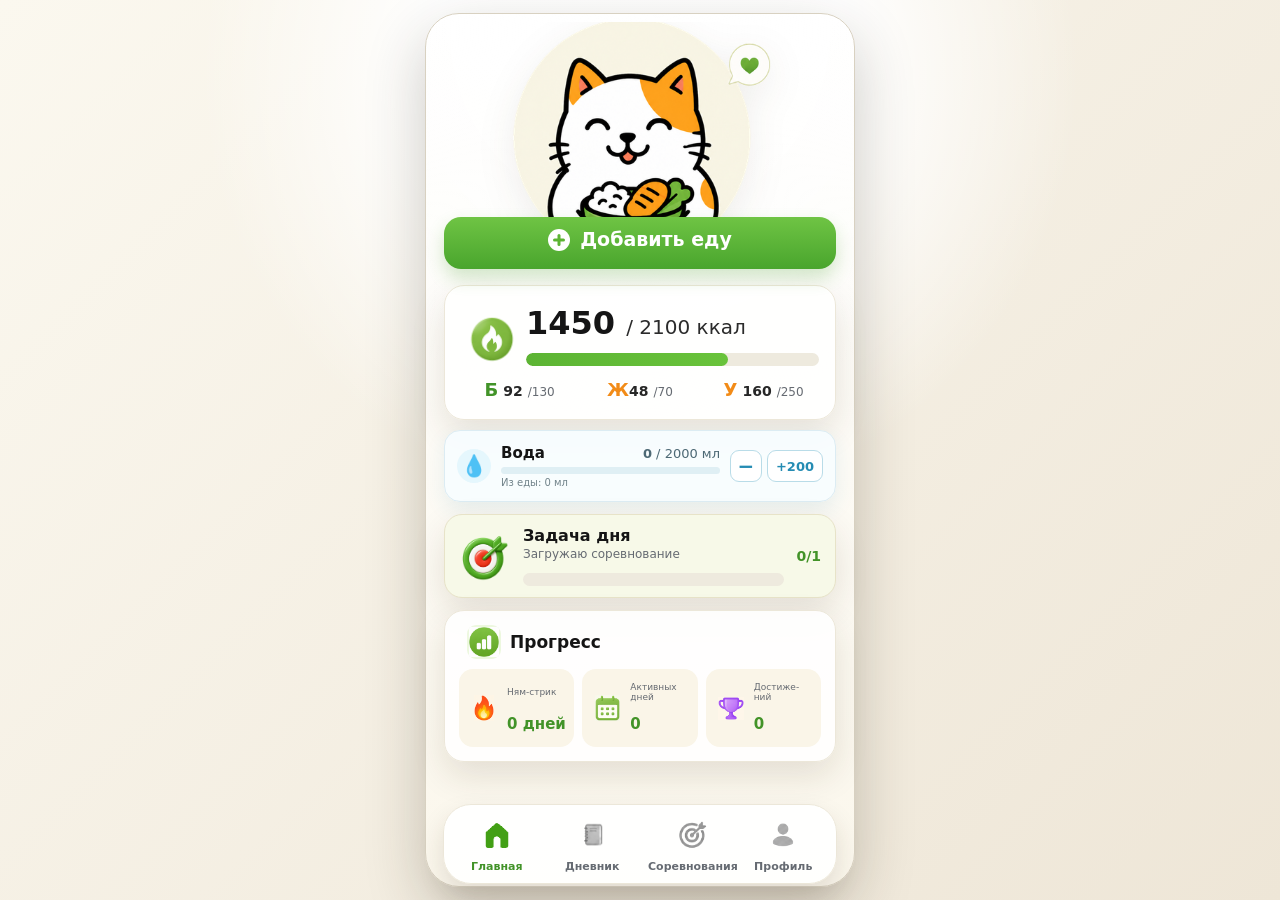
<file: public/index.html>
<!doctype html>
<html lang="ru">
  <head>
    <meta charset="UTF-8" />
    <meta name="viewport" content="width=device-width, initial-scale=1.0" />
    <title>Нямметр</title>
    <link rel="icon" type="image/png" href="./assets/cat-food.png" />
    <link rel="apple-touch-icon" href="./assets/cat-food.png" />
    <script src="https://telegram.org/js/telegram-web-app.js"></script>
    <link rel="preload" as="image" href="./assets/cat-food.png" />
    <link rel="stylesheet" href="./styles.css?v=nyam-130" />
  </head>
  <body>
    <main class="phone-shell" aria-label="Нямметр mini app">
      <section class="screen active" data-screen="home">
        <div class="cat-hero" style="height: 210px">
          <img
            class="hero-cat-art"
            src="./assets/cat-food.png"
            alt=""
            fetchpriority="high"
            decoding="async"
            style="transform: translateY(-30px)"
          />
        </div>

        <button
          class="primary-action"
          type="button"
          data-add-toggle
          aria-expanded="false"
          style="margin-top: -18px; margin-bottom: -4px; position: relative; top: -4px; z-index: 4"
        >
          <span class="action-plus" aria-hidden="true">+</span>
          <span class="action-label">Добавить еду</span>
        </button>

        <div class="add-food-menu" data-add-menu>
          <div class="personal-foods" data-personal-foods hidden>
            <span class="personal-foods-title">Часто добавляешь</span>
            <div class="personal-food-list" data-personal-food-list></div>
          </div>
          <button type="button" data-add-text><span>✎</span>Текстом</button>
          <button type="button" data-add-photo><span>📷</span>Фото еды</button>
        </div>

        <article class="calorie-card">
          <div class="card-top">
            <div class="round-icon fire"><img src="./assets/fire-icon.png" alt="" /></div>
            <div>
              <strong><span data-calories>1450</span> <em data-calorie-goal-label>/ 2100 ккал</em></strong>
              <div class="progress-line"><span style="width: 69%"></span></div>
            </div>
          </div>
          <div class="macro-grid">
            <span><b>Б</b><span class="macro-current">92</span><small>/130</small></span>
            <span><b>Ж</b><span class="macro-current">48</span><small>/70</small></span>
            <span><b>У</b><span class="macro-current">160</span><small>/250</small></span>
          </div>
        </article>

        <article class="water-strip" aria-label="Водный баланс">
          <span class="water-drop" aria-hidden="true">💧</span>
          <div class="water-content">
            <div class="water-heading">
              <strong>Вода</strong>
              <span><b data-water-total>0</b> / <span data-water-target>2000</span> мл</span>
            </div>
            <div class="water-progress"><span data-water-progress style="width: 0%"></span></div>
            <small>Из еды: <span data-water-food>0</span> мл</small>
          </div>
          <div class="water-actions">
            <button type="button" data-water-remove aria-label="Убрать последнюю порцию воды" title="Убрать последнюю порцию">−</button>
            <button type="button" data-water-add aria-label="Добавить 200 миллилитров воды">+200</button>
          </div>
        </article>

        <article class="mission-card home-mission-card" data-mission-card role="button" tabindex="0" aria-expanded="false">
          <span class="mission-icon"><img loading="lazy" src="./assets/mission-target.png" alt="" /></span>
          <div>
            <strong>Задача дня</strong>
            <small data-mission-title>Загружаю соревнование</small>
            <p data-mission-description hidden>Нажми, чтобы посмотреть подробности соревнования.</p>
            <div class="progress-line"><span data-mission-progress-bar style="width: 0%"></span></div>
          </div>
          <b data-mission-progress-value>0/1</b>
        </article>

        <article class="profile-panel home-progress-panel">
          <h2><span><img src="./assets/profile-progress-trim.png" alt="" /></span>Прогресс</h2>
          <div class="profile-stats">
            <span><b><img src="./assets/profile-streak-symbol.png" alt="" /></b><small>Ням-стрик</small><strong><span data-current-streak>0</span> дней</strong></span>
            <span><b><img src="./assets/profile-active-days-symbol.png" alt="" /></b><small>Активных дней</small><strong data-active-days>0</strong></span>
            <span><b><img src="./assets/profile-achievements-symbol.png" alt="" /></b><small>Достиже-<br>ний</small><strong data-achievements-count>0</strong></span>
          </div>
        </article>

      </section>

      <section class="screen" data-screen="diary">
        <div class="day-switch">
          <button class="day-arrow" type="button" data-date-prev aria-label="Предыдущий день">‹</button>
          <button class="date-label" type="button" data-date-label aria-label="Открыть календарь">Сегодня</button>
          <button class="day-arrow" type="button" data-date-next aria-label="Следующий день">›</button>
          <input class="date-picker" type="date" data-date-picker aria-label="Выбрать дату" />
          <div class="mini-calendar" data-calendar hidden></div>
          <img loading="lazy" class="peek-art" src="./assets/cat-peek.png" alt="" />
        </div>

        <article class="calorie-card diary-summary">
          <small>Калории</small>
          <strong><span data-calories>1450</span> <em data-calorie-goal-label>/ 2100 ккал</em></strong>
          <div class="progress-line"><span style="width: 69%"></span></div>
          <div class="macro-grid boxed">
            <span><b>Б</b><span class="macro-current">92</span><small>/130</small><small class="macro-percent">71%</small></span>
            <span><b>Ж</b><span class="macro-current">48</span><small>/70</small><small class="macro-percent">69%</small></span>
            <span><b>У</b><span class="macro-current">160</span><small>/250</small><small class="macro-percent">64%</small></span>
          </div>
        </article>

        <h2>Приемы пищи</h2>
        <div class="diary-add-food">
          <small data-diary-add-label>Добавить еду за сегодня</small>
          <div>
            <button type="button" data-diary-add-text>✎ Текстом</button>
            <button type="button" data-diary-add-photo>📷 Фото еды</button>
          </div>
        </div>

        <div class="meal-list">
          <article class="meal-card open">
            <button type="button" class="meal-toggle" aria-expanded="true">
              <span class="meal-emoji"><img loading="lazy" src="./assets/meal-snack.png" alt="" /></span>
              <span><b>&#1047;&#1072;&#1075;&#1088;&#1091;&#1078;&#1072;&#1102; &#1076;&#1072;&#1085;&#1085;&#1099;&#1077;</b><small>&#1057;&#1080;&#1085;&#1093;&#1088;&#1086;&#1085;&#1080;&#1079;&#1080;&#1088;&#1091;&#1102;&#1089;&#1100; &#1089; &#1076;&#1085;&#1077;&#1074;&#1085;&#1080;&#1082;&#1086;&#1084; &#1053;&#1103;&#1084;&#1084;&#1077;&#1090;&#1088;&#1072;</small></span>
              <strong>0 &#1082;&#1082;&#1072;&#1083;</strong>
            </button>
          </article>
        </div>

        <aside class="tip-card wide diary-insight" data-diary-insight role="button" tabindex="0" aria-expanded="false" aria-label="Открыть персональную рекомендацию">
          <img loading="lazy" class="tip-paw" src="./assets/paw.png" alt="" />
          <div aria-live="polite">
            <strong data-diary-insight-title>Собираю итог дня</strong>
            <small data-diary-insight-text>Посмотрю записи и сравню их с твоими целями.</small>
            <small class="diary-insight-advice" data-diary-insight-advice hidden>Здесь появится одна рекомендация на день.</small>
          </div>
          <img loading="lazy" class="tip-cat" src="./assets/cat-peek.png" alt="" />
        </aside>
      </section>

      <section class="screen" data-screen="missions">
        <div class="missions-view-switch" aria-label="Раздел соревнований">
          <button class="active" type="button" data-missions-view="league">Лига недели</button>
          <button type="button" data-missions-view="daily">Соревнования</button>
        </div>
        <article class="competition-hero" data-competition-hero>
          <div class="competition-trophy"><img loading="lazy" src="./assets/cat-medal-large.png" alt="Котик Нямметра" /></div>
          <div>
            <small data-competition-tier>Бронзовая лига</small>
            <h2>Лига недели</h2>
            <p data-competition-time>Собираем участников</p>
          </div>
          <div class="competition-personal-score">
            <span>Твоё место</span>
            <strong data-competition-rank>—</strong>
            <small><b data-competition-score>0</b> очков</small>
          </div>
        </article>

        <article class="competition-rules" data-competition-rules role="button" tabindex="0" aria-expanded="false">
          <div>
            <span aria-hidden="true">🏆</span>
            <strong>Как работает Лига недели</strong>
          </div>
          <span class="competition-rules-toggle" aria-hidden="true">⌄</span>
          <p data-competition-rules-description hidden>
            Лига длится с понедельника по воскресенье. Участники объединяются по цели, а задания меняются каждый день. Топ‑3 переходят в следующую лигу. При равенстве очков выше тот, у кого больше записей еды.
          </p>
        </article>

        <article class="competition-goal-cta" data-competition-goal-cta hidden>
          <span aria-hidden="true">🎯</span>
          <div>
            <strong>Настрой цель, чтобы участвовать</strong>
            <small>Нямметр подберёт твою норму и добавит в Лигу недели.</small>
          </div>
          <button type="button" data-competition-goal>Настроить</button>
        </article>

        <article class="competition-today-card" data-competition-today>
          <div class="competition-section-heading">
            <div><span aria-hidden="true">⚡</span><strong>Сегодня можно заработать</strong></div>
            <b><span data-competition-today-score>0</span>/140</b>
          </div>
          <div class="competition-tasks" data-competition-tasks></div>
          <small class="competition-streak-bonus" data-competition-streak-bonus hidden></small>
        </article>

        <section class="competition-leaderboard" data-competition-leaderboard>
          <div class="competition-section-heading">
            <h2>Таблица лидеров</h2>
            <small data-competition-participants-count>0 участников</small>
          </div>
          <div data-competition-participants></div>
        </section>

        <article class="competition-last-result" data-competition-last-result hidden></article>

        <button class="primary-action lower" type="button" data-add-from-missions>
          <span class="action-plus" aria-hidden="true">+</span>
          <span class="action-label">Записать еду</span>
        </button>
      </section>

      <section class="screen" data-screen="legacy-missions">
        <div class="missions-view-switch" aria-label="Раздел соревнований">
          <button type="button" data-missions-view="league">Лига недели</button>
          <button class="active" type="button" data-missions-view="daily">Соревнования</button>
        </div>
        <div class="party missions-hero">
          <span>✦</span><span>✶</span><span>✦</span><span>✶</span>
          <img loading="lazy" class="mission-cat-art" src="./assets/cat-medal-large.png?v=2" alt="" />
        </div>

        <article class="streak-card">
          <span class="streak-main">🔥 <strong>Ням-стрик:</strong> <b><span data-current-streak>0</span> дней</b></span>
          <small class="streak-freeze-indicator" data-streak-freeze-indicator hidden></small>
        </article>

        <article class="streak-rescue-card" data-streak-rescue hidden>
          <span class="streak-rescue-icon" aria-hidden="true">❄️</span>
          <div>
            <strong data-streak-rescue-title>Стрик под угрозой</strong>
            <small data-streak-rescue-description>Сегодня пока нет записей еды.</small>
            <div class="streak-rescue-actions" data-streak-rescue-actions>
              <button type="button" data-streak-add>🍽 Добавить еду</button>
              <button type="button" class="freeze-action" data-streak-freeze>❄️ Заморозить</button>
            </div>
          </div>
        </article>

        <article class="mission-card" data-mission-card role="button" tabindex="0" aria-expanded="false">
          <span class="mission-icon"><img loading="lazy" src="./assets/mission-target.png" alt="" /></span>
          <div>
            <strong>Соревнование дня:</strong>
            <small data-mission-title>Загружаю соревнование</small>
            <p data-mission-description hidden>Нажми, чтобы посмотреть подробности соревнования.</p>
            <div class="progress-line"><span data-mission-progress-bar style="width: 0%"></span></div>
          </div>
          <b data-mission-progress-value>0/1</b>
        </article>

        <article class="mission-card referral-card" data-referral-card data-referral-share role="button" tabindex="0" aria-label="Пригласить друзей">
          <span class="mission-icon referral-icon"><img loading="lazy" src="./assets/achievement-referral-one-friend-mascot.png" alt="" /></span>
          <div>
            <strong>Пригласить друзей</strong>
            <small><span data-referral-count>0</span> из 10 уже с Нямметром</small>
            <div class="progress-line"><span data-referral-progress-bar style="width: 0%"></span></div>
          </div>
          <b data-referral-progress-value>0/10</b>
        </article>

        <div class="achievements-title">
          <h2>Достижения</h2>
          <small data-achievements-summary>Собрано 0 из 18</small>
        </div>
        <div class="achievement-pager" aria-label="Листать достижения">
          <button type="button" data-achievements-prev aria-label="Предыдущие достижения">‹</button>
          <span data-achievements-page>1/4</span>
          <button type="button" data-achievements-next aria-label="Следующие достижения">›</button>
        </div>
        <div class="badges">
          <span data-achievement-key="first_nyam"><b><img loading="lazy" src="./assets/achievement-01-trim.png" alt="" /></b><small>Первый ням</small></span>
          <span data-achievement-key="in_rhythm"><b><img loading="lazy" src="./assets/achievement-02-trim.png" alt="" /></b><small>Вошел в ритм</small></span>
          <span data-achievement-key="full_day"><b><img loading="lazy" src="./assets/achievement-03-trim.png" alt="" /></b><small>Полный день</small></span>
          <span data-achievement-key="target_day"><b><img loading="lazy" src="./assets/achievement-04-trim.png" alt="" /></b><small>День в цель</small></span>
          <span data-achievement-key="five_entries"><b><img loading="lazy" src="./assets/achievement-five-entries.png" alt="" /></b><small>5 записей</small></span>
          <span data-achievement-key="five_day_streak"><b><img loading="lazy" src="./assets/achievement-06-trim.png" alt="" /></b><small>5 дней</small></span>
          <span data-achievement-key="photo_lunch"><b><img loading="lazy" src="./assets/achievement-07-trim.png" alt="" /></b><small>Фото-обед</small></span>
          <span data-achievement-key="ten_entries"><b><img loading="lazy" src="./assets/achievement-ten-entries.png" alt="" /></b><small>10 записей</small></span>
          <span data-achievement-key="planner"><b><img loading="lazy" src="./assets/achievement-09-trim.png" alt="" /></b><small>Собранный день</small></span>
          <span data-achievement-key="sweet_control"><b><img loading="lazy" src="./assets/achievement-balance-day.png" alt="" /></b><small>Баланс дня</small></span>
          <span data-achievement-key="breakfast"><b><img loading="lazy" src="./assets/achievement-11-trim.png" alt="" /></b><small>Завтрак</small></span>
          <span data-achievement-key="no_sweets_day"><b><img loading="lazy" src="./assets/achievement-no-sweets.png" alt="" /></b><small>Без сладкого</small></span>
          <span data-achievement-key="vegetable_day"><b><img loading="lazy" src="./assets/achievement-vegetable-day.png" alt="" /></b><small>Овощной день</small></span>
          <span data-achievement-key="secret"><b><img loading="lazy" src="./assets/achievement-12-trim.png" alt="" /></b><small>Секрет</small></span>
          <span data-achievement-key="referral_one"><b><img loading="lazy" src="./assets/achievement-referral-one-friend-mascot.png" alt="" /></b><small>Позвал к столу</small></span>
          <span data-achievement-key="referral_five"><b><img loading="lazy" src="./assets/achievement-referral-five-friends-mascot.png" alt="" /></b><small>Ням-компания</small></span>
          <span data-achievement-key="referral_ten"><b><img loading="lazy" src="./assets/achievement-referral-ten-friends-mascot.png" alt="" /></b><small>Большой стол</small></span>
          <span data-achievement-key="league_podium"><b><img loading="lazy" src="./assets/achievement-league-podium.png" alt="" /></b><small>Кубок лиги</small></span>
        </div>

        <button class="primary-action lower" type="button" data-add-from-missions>
          <span class="action-plus" aria-hidden="true">+</span>
          <span class="action-label">Записать еду</span>
        </button>
      </section>

      <section class="screen" data-screen="profile">
        <article class="profile-hero">
          <div class="avatar"><img loading="lazy" src="./assets/profile-avatar.png" alt="" /></div>
          <div>
            <h2 data-profile-name>Алексей</h2>
            <p>Цель: <b data-profile-goal-label>поддерживать форму</b></p>
          </div>
          <img loading="lazy" class="profile-cat-art" src="./assets/cat-peek.png" alt="" />
          <span class="profile-heart">♥</span>
        </article>

        <div class="profile-menu" aria-label="Настройки профиля">
          <button type="button" class="profile-menu-button" data-profile-popup-open="goals">
            <span><img loading="lazy" src="./assets/profile-goals-symbol.png" alt="" /></span>
            <span><strong>Мои цели</strong><small>Калории, белок и вода</small></span>
            <b aria-hidden="true">›</b>
          </button>
          <button type="button" class="profile-menu-button" data-profile-popup-open="data">
            <span><img loading="lazy" src="./assets/profile-data-trim.png" alt="" /></span>
            <span><strong>Мои данные</strong><small>Вес, рост, активность и цель</small></span>
            <b aria-hidden="true">›</b>
          </button>
          <button type="button" class="profile-menu-button" data-profile-popup-open="reminders">
            <span><img loading="lazy" src="./assets/profile-reminder-trim.png" alt="" /></span>
            <span><strong>Напоминания</strong><small data-reminder-menu-summary>Еда и вода</small></span>
            <b aria-hidden="true">›</b>
          </button>
          <a class="profile-menu-button community-button" href="https://t.me/nyammetr_group" target="_blank" rel="noopener noreferrer" data-community-link>
            <span><img loading="lazy" src="./assets/tab-profile.png" alt="" /></span>
            <span><strong>Сообщество</strong><small>Группа Нямметра</small></span>
            <b aria-hidden="true">›</b>
          </a>
          <button type="button" class="profile-menu-button web-logout-button" data-web-logout hidden>
            <span class="web-logout-icon" aria-hidden="true">↪</span>
            <span><strong>Выйти</strong><small>Из веб-версии Нямметра</small></span>
            <b aria-hidden="true">›</b>
          </button>
        </div>
      </section>

      <nav class="tabbar" aria-label="Разделы">
        <button class="active" type="button" data-tab="home"><img class="tab-icon" src="./assets/tab-home.png" alt="" />Главная</button>
        <button type="button" data-tab="diary"><img class="tab-icon" src="./assets/tab-diary.png" alt="" />Дневник</button>
        <button type="button" data-tab="missions"><img class="tab-icon" src="./assets/tab-missions.png" alt="" />Соревнования</button>
        <button type="button" data-tab="profile"><img class="tab-icon" src="./assets/tab-profile.png" alt="" />Профиль</button>
      </nav>
    </main>

    <div class="web-auth-modal" data-web-auth hidden>
      <section class="web-auth-sheet" role="dialog" aria-modal="true" aria-labelledby="web-auth-title">
        <img src="./assets/cat-food.png" alt="" />
        <div>
          <small>Нямметр в браузере</small>
          <h1 id="web-auth-title">Войди удобным способом</h1>
          <p>Твой дневник, цели и прогресс сохранятся в одном месте.</p>
        </div>
        <div class="web-auth-providers" data-auth-providers>
          <div class="telegram-login-slot" data-telegram-login-slot></div>
          <a class="vk-login-button" data-vk-login href="/web/auth/vk/start" hidden>
            Войти через VK
          </a>
        </div>
        <div class="web-auth-divider" data-auth-divider aria-hidden="true"><span>или</span></div>
        <form class="email-auth-form" data-email-auth-form>
          <label><span>Email</span><input type="email" name="email" autocomplete="email" placeholder="name@example.com" required /></label>
          <label><span>Пароль</span><input type="password" name="password" autocomplete="current-password" placeholder="Минимум 8 символов" minlength="8" maxlength="128" required /></label>
          <button class="email-forgot-button" type="button" data-password-reset-open>Забыли пароль?</button>
          <div class="email-auth-actions">
            <button type="submit" data-email-auth-action="login">Войти</button>
            <button type="submit" data-email-auth-action="register">Создать аккаунт</button>
          </div>
          <small data-email-auth-status></small>
        </form>
        <form class="email-auth-form password-reset-form" data-password-reset-request-form hidden>
          <label><span>Email</span><input type="email" name="email" autocomplete="email" placeholder="name@example.com" required /></label>
          <button class="email-primary-button" type="submit">Отправить ссылку</button>
          <button class="email-back-button" type="button" data-password-reset-back>Вернуться ко входу</button>
          <small data-password-reset-request-status></small>
        </form>
        <form class="email-auth-form password-reset-form" data-password-reset-confirm-form hidden>
          <label><span>Новый пароль</span><input type="password" name="password" autocomplete="new-password" placeholder="Минимум 8 символов" minlength="8" maxlength="128" required /></label>
          <label><span>Повтори пароль</span><input type="password" name="password_confirm" autocomplete="new-password" placeholder="Еще раз" minlength="8" maxlength="128" required /></label>
          <button class="email-primary-button" type="submit">Сохранить новый пароль</button>
          <small data-password-reset-confirm-status></small>
        </form>
        <small class="web-auth-note" data-web-auth-note>Используем данные только для безопасного входа.</small>
        <a class="web-auth-privacy" href="/privacy" target="_blank" rel="noopener noreferrer">Политика обработки персональных данных</a>
      </section>
    </div>

    <div class="profile-popup" data-profile-popup="goals" hidden>
      <section class="profile-popup-sheet" role="dialog" aria-modal="true" aria-labelledby="profile-goals-title">
        <header><h2 id="profile-goals-title">Мои цели</h2><button type="button" data-profile-popup-close aria-label="Закрыть">×</button></header>
        <article class="profile-panel profile-popup-panel">
          <button type="button" class="goal-row"><span><img loading="lazy" src="./assets/profile-calorie-goal-trim.png" alt="" /></span>Дневная норма<strong data-goal-calories>2100 ккал</strong></button>
          <button type="button" class="goal-row"><span><img loading="lazy" src="./assets/profile-protein-goal-trim.png" alt="" /></span>Белок<strong data-goal-protein>130 г</strong></button>
          <button type="button" class="goal-row"><span><i class="profile-water-symbol" aria-hidden="true"></i></span>Вода<strong data-goal-water>2000 мл</strong></button>
        </article>
      </section>
    </div>

    <div class="profile-popup" data-profile-popup="data" hidden>
      <section class="profile-popup-sheet" role="dialog" aria-modal="true" aria-labelledby="profile-data-title">
        <header><h2 id="profile-data-title">Мои данные</h2><button type="button" data-profile-popup-close aria-label="Закрыть">×</button></header>
        <article class="profile-panel profile-popup-panel">
          <div class="profile-field"><span><img loading="lazy" src="./assets/profile-weight-trim.png" alt="" /></span><label for="profile-weight">Вес</label><div><input id="profile-weight" type="number" min="35" max="250" value="82" data-profile-weight /> кг</div></div>
          <div class="profile-field"><span><img loading="lazy" src="./assets/profile-height-trim.png" alt="" /></span><label for="profile-height">Рост</label><div><input id="profile-height" type="number" min="120" max="230" value="182" data-profile-height /> см</div></div>
          <div class="profile-field"><span><img loading="lazy" src="./assets/profile-activity-trim.png" alt="" /></span><label for="profile-activity">Активность</label><div><select id="profile-activity" data-profile-activity><option value="low">Низкая</option><option value="medium" selected>Средняя</option><option value="high">Высокая</option></select></div></div>
          <div class="profile-field"><span><img loading="lazy" src="./assets/profile-goals-symbol.png" alt="" /></span><label for="profile-goal">Цель</label><div><select id="profile-goal" data-profile-goal><option value="lose">Снизить вес</option><option value="support" selected>Поддерживать форму</option><option value="gain">Набрать массу</option></select></div></div>
        </article>
      </section>
    </div>

    <div class="profile-popup" data-profile-popup="reminders" hidden>
      <section class="profile-popup-sheet" role="dialog" aria-modal="true" aria-labelledby="profile-reminders-title">
        <header><h2 id="profile-reminders-title">Напоминания</h2><button type="button" data-profile-popup-close aria-label="Закрыть">×</button></header>
        <article class="profile-panel profile-popup-panel reminder-panel">
          <div class="reminder-row">
            <span data-reminder-label>Ежедневно в 9:00 МСК</span>
            <label class="switch">
              <input type="checkbox" checked data-reminder-enabled />
              <span></span>
            </label>
          </div>
          <label class="reminder-time-row">Время по МСК
            <input type="time" value="09:00" data-reminder-time />
          </label>
          <div class="reminder-row water-reminder-row">
            <span class="water-reminder-copy">
              <b>Напоминания о воде</b>
              <small data-water-reminder-label>Выключены</small>
              <small>До 2 раз в день, только если отстаёшь от цели</small>
            </span>
            <label class="switch">
              <input type="checkbox" data-water-reminder-enabled />
              <span></span>
            </label>
          </div>
        </article>
      </section>
    </div>

    <div class="onboarding-modal" data-onboarding hidden>
      <form class="onboarding-sheet" data-onboarding-form>
        <div>
          <strong>Настроим Нямметр</strong>
          <small>Это нужно, чтобы правильно считать цели.</small>
        </div>
        <label>Имя<input type="text" placeholder="Как тебя зовут?" autocomplete="name" data-onboarding-name /></label>
        <label>Пол<select data-onboarding-sex><option value="" selected disabled>Выбери пол</option><option value="male">Мужской</option><option value="female">Женский</option></select></label>
        <div class="onboarding-grid">
          <label>Вес, кг<input type="number" min="35" max="250" placeholder="Например, 70" inputmode="decimal" data-onboarding-weight /></label>
          <label>Рост, см<input type="number" min="120" max="230" placeholder="Например, 175" inputmode="numeric" data-onboarding-height /></label>
        </div>
        <label>Активность<select data-onboarding-activity><option value="" selected disabled>Выбери активность</option><option value="low">Низкая</option><option value="medium">Средняя</option><option value="high">Высокая</option></select></label>
        <label>Цель<select data-onboarding-goal><option value="" selected disabled>Выбери цель</option><option value="support">Поддерживать форму</option><option value="lose">Снизить вес</option><option value="gain">Набрать массу</option></select></label>
        <button type="submit">Начать</button>
      </form>
    </div>

    <div class="onboarding-modal food-modal" data-food-modal hidden>
      <form class="onboarding-sheet food-sheet" data-food-text-form>
        <div>
          <strong data-food-modal-title>Добавить еду</strong>
          <small data-food-modal-help>Напиши, что съел, а Нямметр примерно посчитает калории и БЖУ.</small>
        </div>
        <label><span data-food-input-label>Что было на тарелке?</span>
          <textarea data-food-text-input rows="4" placeholder="Например: творог с йогуртом и протеином"></textarea>
        </label>
        <div class="food-sheet-actions">
          <button type="button" class="secondary" data-food-cancel>Отмена</button>
          <button type="submit" data-food-submit>Записать</button>
        </div>
      </form>
    </div>

    <input class="visually-hidden-file" type="file" accept="image/*" data-food-photo-input />

    <div class="period-report-modal" data-period-report-modal hidden>
      <section class="period-report-sheet" role="dialog" aria-modal="true" aria-labelledby="period-report-title">
        <header>
          <div>
            <small>Твой прогресс</small>
            <strong id="period-report-title" data-period-report-title>Отчёт за период</strong>
          </div>
          <button type="button" data-period-report-close aria-label="Закрыть отчёт">×</button>
        </header>
        <div class="period-report-days" data-period-report-days></div>
        <div class="period-report-grid">
          <span><small>Активных дней</small><strong data-report-active-days>0</strong></span>
          <span><small>Записей еды</small><strong data-report-entries>0</strong></span>
          <span><small>В среднем</small><strong data-report-average>0 ккал</strong></span>
          <span><small>Полных дней</small><strong data-report-full-days>0</strong></span>
        </div>
        <p class="period-report-detail" data-report-target-days hidden></p>
        <p class="period-report-detail" data-report-top-food hidden></p>
        <p class="period-report-empty" data-report-empty hidden>За этот период записей пока нет.</p>
      </section>
    </div>

    <div class="toast" role="status" aria-live="polite"></div>
    <script>
const tabs = document.querySelectorAll("[data-tab]");
const screens = document.querySelectorAll("[data-screen]");
const toast = document.querySelector(".toast");
const addToggle = document.querySelector("[data-add-toggle]");
const addMenu = document.querySelector("[data-add-menu]");
const personalFoods = document.querySelector("[data-personal-foods]");
const personalFoodList = document.querySelector("[data-personal-food-list]");
const dateLabel = document.querySelector("[data-date-label]");
const datePicker = document.querySelector("[data-date-picker]");
const dateCalendar = document.querySelector("[data-calendar]");
const datePrev = document.querySelector("[data-date-prev]");
const dateNext = document.querySelector("[data-date-next]");
const diaryInsight = document.querySelector("[data-diary-insight]");
const diaryInsightTitle = document.querySelector("[data-diary-insight-title]");
const diaryInsightText = document.querySelector("[data-diary-insight-text]");
const diaryInsightAdvice = document.querySelector("[data-diary-insight-advice]");
const periodReportModal = document.querySelector("[data-period-report-modal]");
const periodReportTitle = document.querySelector("[data-period-report-title]");
const periodReportDays = document.querySelector("[data-period-report-days]");
const profileName = document.querySelector("[data-profile-name]");
const profileGoalLabel = document.querySelector("[data-profile-goal-label]");
const profileWeight = document.querySelector("[data-profile-weight]");
const profileHeight = document.querySelector("[data-profile-height]");
const profileActivity = document.querySelector("[data-profile-activity]");
const profileGoalSelect = document.querySelector("[data-profile-goal]");
const goalCalories = document.querySelector("[data-goal-calories]");
const goalProtein = document.querySelector("[data-goal-protein]");
const goalWater = document.querySelector("[data-goal-water]");
const waterAdd = document.querySelector("[data-water-add]");
const waterRemove = document.querySelector("[data-water-remove]");
const onboarding = document.querySelector("[data-onboarding]");
const onboardingForm = document.querySelector("[data-onboarding-form]");
const onboardingName = document.querySelector("[data-onboarding-name]");
const onboardingSex = document.querySelector("[data-onboarding-sex]");
const onboardingWeight = document.querySelector("[data-onboarding-weight]");
const onboardingHeight = document.querySelector("[data-onboarding-height]");
const onboardingActivity = document.querySelector("[data-onboarding-activity]");
const onboardingGoal = document.querySelector("[data-onboarding-goal]");
const foodModal = document.querySelector("[data-food-modal]");
const foodTextForm = document.querySelector("[data-food-text-form]");
const foodTextInput = document.querySelector("[data-food-text-input]");
const foodPhotoInput = document.querySelector("[data-food-photo-input]");
const foodSubmit = document.querySelector("[data-food-submit]");
const foodModalTitle = document.querySelector("[data-food-modal-title]");
const foodModalHelp = document.querySelector("[data-food-modal-help]");
const foodInputLabel = document.querySelector("[data-food-input-label]");
const diaryAddLabel = document.querySelector("[data-diary-add-label]");
const diaryAddText = document.querySelector("[data-diary-add-text]");
const diaryAddPhoto = document.querySelector("[data-diary-add-photo]");
const diaryAddFood = document.querySelector(".diary-add-food");
const reminderEnabled = document.querySelector("[data-reminder-enabled]");
const reminderTime = document.querySelector("[data-reminder-time]");
const reminderLabel = document.querySelector("[data-reminder-label]");
const waterReminderEnabled = document.querySelector("[data-water-reminder-enabled]");
const waterReminderLabel = document.querySelector("[data-water-reminder-label]");
const webAuth = document.querySelector("[data-web-auth]");
const webAuthNote = document.querySelector("[data-web-auth-note]");
const telegramLoginSlot = document.querySelector("[data-telegram-login-slot]");
const vkLogin = document.querySelector("[data-vk-login]");
const authProviders = document.querySelector("[data-auth-providers]");
const authDivider = document.querySelector("[data-auth-divider]");
const emailAuthForm = document.querySelector("[data-email-auth-form]");
const emailAuthStatus = document.querySelector("[data-email-auth-status]");
const passwordResetOpen = document.querySelector("[data-password-reset-open]");
const passwordResetBack = document.querySelector("[data-password-reset-back]");
const passwordResetRequestForm = document.querySelector("[data-password-reset-request-form]");
const passwordResetRequestStatus = document.querySelector("[data-password-reset-request-status]");
const passwordResetConfirmForm = document.querySelector("[data-password-reset-confirm-form]");
const passwordResetConfirmStatus = document.querySelector("[data-password-reset-confirm-status]");
const webAuthTitle = document.querySelector("#web-auth-title");
const webAuthDescription = webAuthTitle?.parentElement?.querySelector("p");
const webLogout = document.querySelector("[data-web-logout]");
const reminderMenuSummary = document.querySelector("[data-reminder-menu-summary]");
const profilePopupTriggers = document.querySelectorAll("[data-profile-popup-open]");
const profilePopups = document.querySelectorAll("[data-profile-popup]");
const communityLink = document.querySelector("[data-community-link]");
const referralShareButtons = document.querySelectorAll("[data-referral-share]");
const streakFreezeIndicator = document.querySelector("[data-streak-freeze-indicator]");
const streakRescue = document.querySelector("[data-streak-rescue]");
const streakRescueTitle = document.querySelector("[data-streak-rescue-title]");
const streakRescueDescription = document.querySelector("[data-streak-rescue-description]");
const streakRescueActions = document.querySelector("[data-streak-rescue-actions]");
const streakAdd = document.querySelector("[data-streak-add]");
const streakFreeze = document.querySelector("[data-streak-freeze]");
let calorieGoal = 2100;
let profileGoal = "support";
let profileSex = "male";
const telegramBotUsername = "__BOT_USERNAME__";
const vkidEnabled = __VKID_ENABLED__;
const isWebVersion = /^\/web(?:\/|$)/.test(window.location.pathname);
let telegramLoginMounted = false;
const profileStoreKey = "nyammetr-profile";
let hasLocalProfile = false;
let referralInviteUrl = "";
let referralShareUrl = "";

const text = {
  today: "\u0421\u0435\u0433\u043e\u0434\u043d\u044f",
  yesterday: "\u0412\u0447\u0435\u0440\u0430",
  tomorrow: "\u0417\u0430\u0432\u0442\u0440\u0430",
  gram: "\u0433",
  kcal: "\u043a\u043a\u0430\u043b",
  textNext: "Напиши еду текстом",
  photoNext: "Выбери фото еды",
  recognizing: "Считаю примерные калории...",
  added: "Записал в дневник",
  notFood: "Похоже, это не еда. Можно посмотреть инструкцию в боте.",
  updateSoon: "Следующее обновление скоро!",
  reminderSaved: "Напоминания сохранены",
  reminderSaveFailed: "Не смог сохранить напоминание",
  profileSaved: "Параметры и цели обновлены",
  profileSaveFailed: "Не смог сохранить параметры",
  waterReminderSaved: "Напоминания о воде сохранены",
  waterReminderSaveFailed: "Не смог сохранить напоминания о воде",
  waterAdded: "Добавил 200 мл 💧",
  waterRemoved: "Последнюю порцию убрал",
  waterSaveFailed: "Не смог сохранить воду",
  smaller: "\u041f\u043e\u0440\u0446\u0438\u044f \u0443\u043c\u0435\u043d\u044c\u0448\u0435\u043d\u0430",
  larger: "\u041f\u043e\u0440\u0446\u0438\u044f \u0443\u0432\u0435\u043b\u0438\u0447\u0435\u043d\u0430",
  editGrams: "\u0422\u0435\u043f\u0435\u0440\u044c \u0433\u0440\u0430\u043c\u043c\u044b \u0440\u0435\u0434\u0430\u043a\u0442\u0438\u0440\u0443\u044e\u0442\u0441\u044f \u0432 \u0441\u0442\u0440\u043e\u043a\u0430\u0445",
  save: "\u0421\u043e\u0445\u0440\u0430\u043d\u0438\u0442\u044c",
  saved: "\u0413\u0440\u0430\u043c\u043c\u044b \u0441\u043e\u0445\u0440\u0430\u043d\u0435\u043d\u044b",
  deleted: "\u0443\u0434\u0430\u043b\u0435\u043d",
  gramsLabel: "\u0413\u0440\u0430\u043c\u043c\u044b",
};

const goalLabels = {
  support: "\u043f\u043e\u0434\u0434\u0435\u0440\u0436\u0438\u0432\u0430\u0442\u044c \u0444\u043e\u0440\u043c\u0443",
  lose: "\u0441\u043d\u0438\u0437\u0438\u0442\u044c \u0432\u0435\u0441",
  gain: "\u043d\u0430\u0431\u0440\u0430\u0442\u044c \u043c\u0430\u0441\u0441\u0443",
};

const missionTitles = {
  photo_food: "Фото-старт",
  text_food: "Текстовый ням",
  full_day: "Полный день",
  calorie_range: "Попади в коридор",
  protein_day: "Белковый день",
  breakfast: "Запиши завтрак",
  evening_summary: "Закрой день",
  adjust_portion: "Уточни порцию",
  keep_streak: "Сохрани Ням-стрик",
};

const missionDescriptions = {
  photo_food: "Добавь хотя бы одну еду через фото. Можно сфотографировать тарелку или упаковку.",
  text_food: "Добавь хотя бы одну еду текстом. Например: творог, банан и кофе.",
  full_day: "Запиши 3 приема пищи за день. Подойдут завтрак, обед, ужин или перекусы.",
  calorie_range: "Попади в 90-110% от дневной нормы калорий. Норма берется из твоей цели.",
  protein_day: "Добери хотя бы 80% дневной цели по белку.",
  breakfast: "Добавь первую еду до 12:00 по московскому времени.",
  evening_summary: "Открой дневной итог после 18:00.",
  adjust_portion: "Поправь размер хотя бы одной порции: меньше, больше или граммы.",
  keep_streak: "Добавь хотя бы одну еду сегодня, чтобы сохранить Ням-стрик.",
};

const achievementKeys = [
  "first_nyam",
  "in_rhythm",
  "full_day",
  "target_day",
  "five_entries",
  "five_day_streak",
  "photo_lunch",
  "ten_entries",
  "planner",
  "sweet_control",
  "breakfast",
  "no_sweets_day",
  "vegetable_day",
  "secret",
  "referral_one",
  "referral_five",
  "referral_ten",
  "league_podium",
];

const achievementDetails = {
  first_nyam: {
    title: "Первый ням",
    description: "Первая запись еды в дневнике. С этого начинается твой учет.",
  },
  in_rhythm: {
    title: "Вошел в ритм",
    description: "Ням-стрик дошел до 3 дней подряд.",
  },
  full_day: {
    title: "Полный день",
    description: "За день добавлено 3 или больше записей еды.",
  },
  target_day: {
    title: "День в цель",
    description: "Калории за день попали в 90-110% от твоей дневной нормы.",
  },
  five_entries: {
    title: "5 записей",
    description: "В дневнике уже есть 5 записей еды.",
  },
  five_day_streak: {
    title: "5 дней",
    description: "Ням-стрик дошел до 5 активных дней подряд.",
  },
  photo_lunch: {
    title: "Фото-обед",
    description: "Ты впервые добавил еду через фото.",
  },
  ten_entries: {
    title: "10 записей",
    description: "В дневнике уже есть 10 записей еды.",
  },
  planner: {
    title: "Собранный день",
    description: "У тебя уже 5 активных дней с Нямметром.",
  },
  sweet_control: {
    title: "Баланс дня",
    description: "В дневнике уже есть 15 записей еды.",
  },
  breakfast: {
    title: "Завтрак",
    description: "Первая запись еды за день была добавлена до 12:00.",
  },
  no_sweets_day: {
    title: "День без сладкого",
    description: "За день добавлено минимум 3 приема пищи — и среди них не было сладкого.",
  },
  vegetable_day: {
    title: "Овощной день",
    description: "Овощи встретились минимум в двух приемах пищи за день.",
  },
  secret: {
    title: "Секрет",
    description: "Секретная ачивка откроется, когда в дневнике будет 50 записей еды.",
  },
  referral_one: {
    title: "Позвал к столу",
    description: "Первый друг начал пользоваться Нямметром по твоему приглашению.",
  },
  referral_five: {
    title: "Ням-компания",
    description: "Пять друзей начали пользоваться Нямметром по твоему приглашению.",
  },
  referral_ten: {
    title: "Большой стол",
    description: "Десять друзей присоединились к Нямметру по твоему приглашению.",
  },
  league_podium: {
    title: "Кубок лиги",
    description: "Ты занял место в тройке лидеров Лиги недели.",
  },
};

let today = startOfDay(new Date());
const editableHistoryDays = 2;
let selectedDate = new Date(today);
let calendarViewDate = new Date(today);
let periodSelectionMode = false;
let periodStart = null;
let periodEnd = null;
let activeEntryDates = new Set();
let frozenStreakDates = new Set();
let unlockedAchievementKeys = new Set();
let achievementPage = 0;
const achievementsPerPage = 4;
let foodTargetDate = new Date(today);
let foodModalMode = "add";
let editingFoodEntryId = null;

function startOfDay(date) {
  return new Date(date.getFullYear(), date.getMonth(), date.getDate());
}

function refreshToday() {
  today = startOfDay(new Date());
}

function isDiaryDateEditable(date) {
  const earliestEditableDate = new Date(today);
  earliestEditableDate.setDate(earliestEditableDate.getDate() - editableHistoryDays);
  const normalizedDate = startOfDay(date);
  return normalizedDate >= earliestEditableDate && normalizedDate <= today;
}

function toInputDate(date) {
  const year = date.getFullYear();
  const month = String(date.getMonth() + 1).padStart(2, "0");
  const day = String(date.getDate()).padStart(2, "0");
  return `${year}-${month}-${day}`;
}

function fromInputDate(value) {
  const [year, month, day] = value.split("-").map(Number);
  return new Date(year, month - 1, day);
}

function formatDiaryDate(date) {
  const diffDays = Math.round((startOfDay(date) - today) / 86400000);

  if (diffDays === 0) return text.today;
  if (diffDays === -1) return text.yesterday;
  if (diffDays === 1) return text.tomorrow;

  return new Intl.DateTimeFormat("ru-RU", {
    day: "numeric",
    month: "short",
  }).format(date);
}

function formatFoodTargetDate(date) {
  if (toInputDate(date) === toInputDate(today)) return "сегодня";
  return new Intl.DateTimeFormat("ru-RU", {
    day: "numeric",
    month: "long",
  }).format(date);
}

function foodEntryWord(count) {
  const value = Math.abs(Number(count)) % 100;
  const last = value % 10;
  if (value > 10 && value < 20) return "записей";
  if (last === 1) return "запись";
  if (last >= 2 && last <= 4) return "записи";
  return "записей";
}

function setDiaryInsight(title, fact, advice) {
  if (!diaryInsightTitle || !diaryInsightText || !diaryInsightAdvice) return;
  diaryInsightTitle.textContent = title;
  diaryInsightText.textContent = fact;
  diaryInsightAdvice.textContent = advice;
  diaryInsightAdvice.hidden = true;
  diaryInsight?.setAttribute("aria-expanded", "false");
}

function updateDiaryInsight({ entries, calories, protein, targetCalories, targetProtein, water }) {
  const count = entries.length;
  const isPastDay = selectedDate < today;
  const isEvening = new Date().getHours() >= 20;
  const isFinalSummary = isPastDay || (toInputDate(selectedDate) === toInputDate(today) && isEvening);
  const calorieRatio = targetCalories > 0 ? calories / targetCalories : 0;
  const proteinRatio = targetProtein > 0 ? protein / targetProtein : 0;
  const remainingCalories = Math.max(0, Math.round(targetCalories - calories));
  const remainingProtein = Math.max(0, Math.round(targetProtein - protein));
  const calorieDelta = targetCalories > 0 ? Math.round(Math.abs(calories - targetCalories) / targetCalories * 100) : 0;
  const proteinFact = targetProtein > 0 ? ` Белок: ${protein} из ${targetProtein} г.` : "";
  const waterRatio = Number(water?.target_ml) > 0 ? Number(water?.total_ml || 0) / Number(water.target_ml) : 0;

  if (count === 0) {
    setDiaryInsight(
      isPastDay ? "За этот день записей нет" : "Итог дня появится здесь",
      isPastDay ? "Данных пока недостаточно для мини-отчёта." : "Добавь первую еду, и я начну собирать итог.",
      isPastDay ? "Если вспомнишь приём пищи, его ещё можно добавить в дневник." : "После нескольких записей я сравню день с твоими целями.",
    );
    return;
  }

  if (!targetCalories) {
    setDiaryInsight(
      `${count} ${foodEntryWord(count)} · ${calories} ккал`,
      `Белок: ${protein} г. Дневная цель пока не настроена.`,
      "Настрой цель, чтобы я сравнивал рацион с твоими личными ориентирами.",
    );
    return;
  }

  if (!isFinalSummary) {
    let advice = `До дневного ориентира осталось примерно ${remainingCalories} ккал.`;
    if (count < 3) {
      advice = `До полного дня осталось ${3 - count} ${foodEntryWord(3 - count)}.`;
    } else if (targetProtein && proteinRatio < 0.7) {
      advice = `По белку осталось примерно ${remainingProtein} г.`;
    } else if (calorieRatio > 1.1) {
      advice = "Основной дневной ориентир уже набран.";
    }
    setDiaryInsight(
      "День ещё собирается",
      `${count} ${foodEntryWord(count)} · ${calories} из ${targetCalories} ккал.${proteinFact}`,
      advice,
    );
    return;
  }

  if (count < 3) {
    setDiaryInsight(
      "Отчёт пока предварительный",
      `${count} ${foodEntryWord(count)} · ${calories} из ${targetCalories} ккал.${proteinFact}`,
      "Проверь, все ли приёмы пищи попали в дневник.",
    );
    return;
  }

  let title = "День близко к цели";
  let fact = `${calories} из ${targetCalories} ккал.${proteinFact}`;
  let advice = "Основные ориентиры дня выполнены.";

  if (calorieRatio < 0.7) {
    title = `В дневнике ${Math.round(calorieRatio * 100)}% нормы`;
    fact = `${calories} из ${targetCalories} ккал — на ${calorieDelta}% ниже ориентира.${proteinFact}`;
    advice = "Проверь, вся ли еда попала в дневник.";
  } else if (calorieRatio < 0.9) {
    title = "Сегодня ниже дневного ориентира";
    fact = `${calories} из ${targetCalories} ккал — на ${calorieDelta}% ниже.${proteinFact}`;
    advice = "Если дневник заполнен полностью, завтра можно добавить более сытный приём пищи.";
  } else if (calorieRatio > 1.25) {
    title = "Сегодня выше дневного ориентира";
    fact = `${calories} из ${targetCalories} ккал — на ${calorieDelta}% выше.${proteinFact}`;
    advice = "Завтра можно вернуться к привычному плану и обычным порциям.";
  } else if (calorieRatio > 1.1) {
    title = "Сегодня немного выше ориентира";
    fact = `${calories} из ${targetCalories} ккал — на ${calorieDelta}% выше.${proteinFact}`;
    advice = "Завтра можно немного уменьшить самую калорийную порцию.";
  } else if (targetProtein && proteinRatio < 0.7) {
    title = "По калориям день в цели";
    advice = `До белковой цели не хватило примерно ${remainingProtein} г.`;
  } else if (targetProtein && proteinRatio < 1) {
    title = "День близко к цели";
    advice = `Белковая цель почти выполнена: осталось около ${remainingProtein} г.`;
  } else if (targetProtein && proteinRatio > 1.5) {
    title = "По калориям день в цели";
    advice = "Белка уже достаточно — специально добирать его не нужно.";
  } else if (waterRatio > 0 && waterRatio < 0.5) {
    advice = `Воды отмечено ${Math.round(Number(water.total_ml || 0))} мл — проверь, всё ли записано.`;
  }

  setDiaryInsight(title, fact, advice);
}

function updateDiaryDate(date) {
  refreshToday();
  const normalizedDate = startOfDay(date);
  selectedDate = normalizedDate > today ? new Date(today) : normalizedDate;
  calendarViewDate = new Date(selectedDate);
  dateLabel.textContent = formatDiaryDate(selectedDate);
  datePicker.value = toInputDate(selectedDate);
  datePicker.max = toInputDate(today);
  dateNext.disabled = selectedDate >= today;
  if (diaryAddFood) {
    diaryAddFood.hidden = !isDiaryDateEditable(selectedDate);
  }
  if (diaryAddLabel) {
    diaryAddLabel.textContent = `Добавить еду за ${formatFoodTargetDate(selectedDate)}`;
  }
}

function shiftDiaryDate(days) {
  const nextDate = new Date(selectedDate);
  nextDate.setDate(nextDate.getDate() + days);
  updateDiaryDate(nextDate);
}

function streakFromActiveDates() {
  let cursor = startOfDay(today);
  let streak = 0;
  if (!activeEntryDates.has(toInputDate(cursor))) {
    cursor.setDate(cursor.getDate() - 1);
  }
  while (activeEntryDates.has(toInputDate(cursor))) {
    streak += 1;
    cursor.setDate(cursor.getDate() - 1);
  }
  return streak;
}

function renderCalendar() {
  if (!dateCalendar) return;
  const monthStart = new Date(calendarViewDate.getFullYear(), calendarViewDate.getMonth(), 1);
  const gridStart = new Date(monthStart);
  gridStart.setDate(monthStart.getDate() - ((monthStart.getDay() + 6) % 7));
  const monthLabel = new Intl.DateTimeFormat("ru-RU", { month: "long", year: "numeric" }).format(monthStart);
  const days = [];
  for (let index = 0; index < 42; index += 1) {
    const day = new Date(gridStart);
    day.setDate(gridStart.getDate() + index);
    const iso = toInputDate(day);
    const isFuture = day > today;
    const isInRange = periodStart && periodEnd && day >= periodStart && day <= periodEnd;
    const classes = [
      day.getMonth() === calendarViewDate.getMonth() ? "" : "muted",
      !periodSelectionMode && iso === toInputDate(selectedDate) ? "selected" : "",
      activeEntryDates.has(iso) ? "has-data" : "",
      frozenStreakDates.has(iso) ? "has-freeze" : "",
      periodStart && iso === toInputDate(periodStart) ? "range-start" : "",
      periodEnd && iso === toInputDate(periodEnd) ? "range-end" : "",
      isInRange ? "in-range" : "",
    ].filter(Boolean).join(" ");
    days.push(`<button type="button" class="${classes}" data-calendar-day="${iso}" ${isFuture ? "disabled" : ""}>${day.getDate()}</button>`);
  }
  dateCalendar.innerHTML = `
    <div class="calendar-head">
      <button type="button" data-calendar-month="-1">‹</button>
      <strong>${monthLabel}</strong>
      <button type="button" data-calendar-month="1">›</button>
    </div>
    <div class="calendar-week"><span>Пн</span><span>Вт</span><span>Ср</span><span>Чт</span><span>Пт</span><span>Сб</span><span>Вс</span></div>
    <div class="calendar-grid">${days.join("")}</div>
    <div class="calendar-period-actions">
      ${periodSelectionMode
        ? `<small>${periodStart ? (periodEnd ? "Период выбран" : "Теперь выбери последний день") : "Выбери первый день"}</small>
           <div><button type="button" class="calendar-cancel" data-period-cancel>Отмена</button><button type="button" data-period-show ${periodStart && periodEnd ? "" : "disabled"}>Показать отчёт</button></div>`
        : `<button type="button" data-period-start>Выбрать период</button>`}
    </div>
  `;
}

function resetPeriodSelection() {
  periodSelectionMode = false;
  periodStart = null;
  periodEnd = null;
}

function selectPeriodDay(date) {
  const day = startOfDay(date);
  if (day > today) {
    showToast("Будущие даты пока нельзя выбрать");
    return;
  }
  if (!periodStart || periodEnd) {
    periodStart = day;
    periodEnd = null;
    renderCalendar();
    return;
  }
  if (day < periodStart) {
    periodStart = day;
    renderCalendar();
    return;
  }
  const days = Math.round((day - periodStart) / 86400000) + 1;
  if (days > 7) {
    showToast("Можно выбрать не больше 7 дней");
    return;
  }
  if (days < 2) {
    showToast("Выбери минимум 2 дня");
    return;
  }
  periodEnd = day;
  renderCalendar();
}

function formatPeriodTitle(start, end) {
  const sameMonth = start.getMonth() === end.getMonth() && start.getFullYear() === end.getFullYear();
  const endLabel = new Intl.DateTimeFormat("ru-RU", { day: "numeric", month: "long" }).format(end);
  if (sameMonth) return `${start.getDate()}–${endLabel}`;
  const startLabel = new Intl.DateTimeFormat("ru-RU", { day: "numeric", month: "short" }).format(start);
  return `${startLabel} – ${endLabel}`;
}

async function showPeriodReport() {
  if (!periodStart || !periodEnd) return;
  const start = new Date(periodStart);
  const end = new Date(periodEnd);
  try {
    const data = await miniappRequest(`/api/miniapp/report?start=${toInputDate(start)}&end=${toInputDate(end)}`);
    const summary = data.summary || {};
    periodReportTitle.textContent = formatPeriodTitle(start, end);
    document.querySelector("[data-report-active-days]").textContent = `${summary.active_days || 0} из ${data.period.days}`;
    document.querySelector("[data-report-entries]").textContent = summary.entries || 0;
    document.querySelector("[data-report-average]").textContent = `${summary.average_calories || 0} ккал`;
    document.querySelector("[data-report-full-days]").textContent = summary.full_days || 0;
    const target = document.querySelector("[data-report-target-days]");
    target.hidden = summary.target_days === null || summary.target_days === undefined;
    target.textContent = `🎯 В дневной цели: ${summary.target_days || 0} дн.`;
    const topFood = document.querySelector("[data-report-top-food]");
    topFood.hidden = !summary.top_food;
    topFood.textContent = `🍽 Чаще всего: ${summary.top_food || ""}`;
    document.querySelector("[data-report-empty]").hidden = Boolean(summary.entries);
    const dayNodes = [];
    const cursor = new Date(start);
    while (cursor <= end) {
      const iso = toInputDate(cursor);
      const classes = [activeEntryDates.has(iso) ? "active" : "", frozenStreakDates.has(iso) ? "frozen" : ""].filter(Boolean).join(" ");
      dayNodes.push(`<span class="${classes}"><small>${new Intl.DateTimeFormat("ru-RU", { weekday: "short" }).format(cursor)}</small><b>${cursor.getDate()}</b></span>`);
      cursor.setDate(cursor.getDate() + 1);
    }
    periodReportDays.innerHTML = dayNodes.join("");
    dateCalendar.hidden = true;
    resetPeriodSelection();
    periodReportModal.hidden = false;
  } catch (error) {
    showToast("Не смог загрузить отчёт. Попробуй ещё раз.", 2800);
  }
}

function renderAchievementPage() {
  const visibleAchievementKeys = achievementKeys.filter((key) => unlockedAchievementKeys.has(key));
  const pages = Math.max(1, Math.ceil(visibleAchievementKeys.length / achievementsPerPage));
  achievementPage = ((achievementPage % pages) + pages) % pages;
  const start = achievementPage * achievementsPerPage;
  const pageKeys = new Set(visibleAchievementKeys.slice(start, start + achievementsPerPage));
  document.querySelectorAll("[data-achievement-key]").forEach((node) => {
    node.hidden = !pageKeys.has(node.dataset.achievementKey);
  });
  document.querySelectorAll("[data-achievements-page]").forEach((node) => {
    node.textContent = visibleAchievementKeys.length ? `${achievementPage + 1}/${pages}` : "0/0";
  });
  document.querySelectorAll(".achievement-pager button").forEach((button) => {
    button.disabled = visibleAchievementKeys.length <= achievementsPerPage;
  });
}

async function setDiaryDateAndLoad(date) {
  updateDiaryDate(date);
  renderCalendar();
  await loadServerState();
}

function showScreen(name) {
  const activeTab = name === "legacy-missions" ? "missions" : name;
  screens.forEach((screen) => {
    screen.classList.toggle("active", screen.dataset.screen === name);
  });

  tabs.forEach((tab) => {
    tab.classList.toggle("active", tab.dataset.tab === activeTab);
  });
}

function showToast(message, timeout = 1800) {
  toast.textContent = message;
  toast.classList.add("show");
  window.clearTimeout(showToast.timer);
  showToast.timer = window.setTimeout(() => {
    toast.classList.remove("show");
  }, timeout);
}

function parseCalories(value) {
  return Number(value.replace(/[^\d]/g, "")) || 0;
}

function formatCalories(value) {
  return `${Math.max(1, Math.round(value))} ${text.kcal}`;
}

function readDishCalories(row) {
  return parseCalories(row.querySelector("strong").textContent);
}

function getDishRows(card) {
  return [...card.querySelectorAll(".dish-list span")];
}

function getMealCalories(card) {
  return getDishRows(card).reduce((sum, row) => sum + readDishCalories(row), 0);
}

function updateMealCard(card) {
  card.querySelector(".meal-toggle strong").textContent = formatCalories(getMealCalories(card));
}

function updateTotalCalories() {
  const total = [...document.querySelectorAll(".meal-card")].reduce((sum, card) => sum + getMealCalories(card), 0);
  const percent = Math.min(100, Math.round((total / calorieGoal) * 100));

  document.querySelectorAll("[data-calories]").forEach((node) => {
    node.textContent = Math.round(total);
  });

  document.querySelectorAll(".calorie-card .progress-line span").forEach((bar) => {
    bar.style.width = `${percent}%`;
  });
}

function readProfile() {
  return {
    name: profileName.textContent.trim() || "Алексей",
    sex: profileSex,
    weight: Number(profileWeight.value) || 82,
    height: Number(profileHeight.value) || 182,
    activity: profileActivity.value,
    goal: profileGoalSelect?.value || profileGoal,
  };
}

function applyProfile(profile) {
  profileGoal = profile.goal === "maintain" ? "support" : (profile.goal || "support");
  profileSex = profile.sex || "male";
  profileName.textContent = profile.name || "Алексей";
  profileGoalLabel.textContent = goalLabels[profileGoal] || goalLabels.support;
  profileWeight.value = profile.weight || 82;
  profileHeight.value = profile.height || 182;
  profileActivity.value = profile.activity || "medium";
  if (profileGoalSelect) profileGoalSelect.value = profileGoal;
  calculateGoals();
}

function saveProfile() {
  localStorage.setItem(profileStoreKey, JSON.stringify(readProfile()));
  hasLocalProfile = true;
}

function loadProfile() {
  const saved = localStorage.getItem(profileStoreKey);

  if (!saved) {
    return false;
  }

  try {
    applyProfile(JSON.parse(saved));
    hasLocalProfile = true;
    return true;
  } catch {
    return false;
  }
}

function calculateGoals() {
  const weight = Math.max(35, Number(profileWeight.value) || 82);
  const height = Math.max(120, Number(profileHeight.value) || 182);
  profileGoal = profileGoalSelect?.value || profileGoal || "support";
  profileGoalLabel.textContent = goalLabels[profileGoal] || goalLabels.support;
  const activityFactors = {
    low: 1.2,
    medium: 1.45,
    high: 1.7,
  };
  const goalFactors = {
    lose: 0.85,
    support: 1,
    gain: 1.1,
  };
  const factor = activityFactors[profileActivity.value] || activityFactors.medium;
  const sexOffset = profileSex === "female" ? -161 : 5;
  const bmr = 10 * weight + 6.25 * height - 5 * 30 + sexOffset;

  calorieGoal = Math.round((bmr * factor * (goalFactors[profileGoal] || 1)) / 50) * 50;
  const proteinPerKg = profileGoal === "support" ? 1.5 : 1.8;
  const proteinGoal = Math.round(weight * proteinPerKg);
  const fatGoal = Math.round((calorieGoal * 0.3) / 9);
  const carbGoal = Math.max(0, Math.round((calorieGoal - proteinGoal * 4 - fatGoal * 9) / 4));
  const waterGoal = Math.max(1500, Math.min(3000, Math.round((weight * 30) / 50) * 50));

  goalCalories.textContent = `${calorieGoal} ${text.kcal}`;
  goalProtein.textContent = `${proteinGoal} ${text.gram}`;
  goalWater.textContent = `${waterGoal} мл`;
  document.querySelectorAll("[data-water-target]").forEach((node) => {
    node.textContent = waterGoal;
  });

  document.querySelectorAll("[data-calorie-goal-label]").forEach((node) => {
    node.textContent = `/ ${calorieGoal} ${text.kcal}`;
  });

  document.querySelectorAll(".macro-grid").forEach((grid) => {
    const cells = Array.from(grid.children).filter((child) => child.matches("span"));
    [proteinGoal, fatGoal, carbGoal].forEach((targetValue, index) => {
      const cell = cells[index];
      if (!cell) return;
      const currentValue = Number(cell.querySelector(".macro-current")?.textContent) || 0;
      const target = cell.querySelector("small:not(.macro-percent)");
      const percent = cell.querySelector(".macro-percent");
      if (target) target.textContent = `/${targetValue}`;
      if (percent) percent.textContent = `${Math.min(999, Math.round(currentValue / targetValue * 100))}%`;
    });
  });

  updateTotalCalories();
}

async function saveProfileSettings(successMessage = text.profileSaved) {
  calculateGoals();
  saveProfile();
  try {
    const data = await miniappRequest("/api/miniapp/profile", {
      method: "POST",
      headers: { "Content-Type": "application/json" },
      body: JSON.stringify(readProfile()),
    });
    applyServerState(data);
    showToast(successMessage);
    return true;
  } catch (error) {
    showToast(text.profileSaveFailed);
    await loadServerState();
    return false;
  }
}

function escapeHtml(value) {
  return String(value ?? "")
    .replaceAll("&", "&amp;")
    .replaceAll("<", "&lt;")
    .replaceAll(">", "&gt;")
    .replaceAll('"', "&quot;")
    .replaceAll("'", "&#039;");
}

function roundValue(value) {
  return Math.round(Number(value) || 0);
}

function missionProgress(data) {
  const mission = data.mission || {};
  const key = mission.key || "";
  const totals = data.today?.totals || {};
  const entries = data.today?.entries || [];
  const targetCalories = Number(data.targets?.calories) || 0;
  const targetProtein = Number(data.targets?.protein) || 0;
  const calories = Number(totals.calories) || 0;
  const protein = Number(totals.protein) || 0;
  const textEntries = entries.filter((entry) => entry.source === "text").length;
  const photoEntries = entries.filter((entry) => entry.source === "photo").length;

  if (mission.is_completed) return { current: 1, target: 1, label: "1/1", percent: 100 };
  if (key === "full_day") return { current: Math.min(entries.length, 3), target: 3, label: `${Math.min(entries.length, 3)}/3`, percent: Math.min(100, entries.length / 3 * 100) };
  if (key === "photo_food") return { current: Math.min(photoEntries, 1), target: 1, label: `${Math.min(photoEntries, 1)}/1`, percent: Math.min(100, photoEntries * 100) };
  if (key === "text_food") return { current: Math.min(textEntries, 1), target: 1, label: `${Math.min(textEntries, 1)}/1`, percent: Math.min(100, textEntries * 100) };
  if (key === "keep_streak") return { current: Math.min(entries.length, 1), target: 1, label: `${Math.min(entries.length, 1)}/1`, percent: Math.min(100, entries.length * 100) };
  if (key === "calorie_range" && targetCalories > 0) return { current: calories, target: targetCalories, label: `${roundValue(calories)}/${roundValue(targetCalories)}`, percent: Math.min(100, calories / targetCalories * 100) };
  if (key === "protein_day" && targetProtein > 0) {
    const target = targetProtein * 0.8;
    return { current: protein, target, label: `${roundValue(protein)}/${roundValue(target)}`, percent: Math.min(100, protein / target * 100) };
  }
  return { current: 0, target: 1, label: "0/1", percent: 0 };
}

function telegramInitData() {
  return window.Telegram?.WebApp?.initData || "";
}

async function miniappRequest(path, options = {}) {
  const initData = telegramInitData();
  const method = String(options.method || "GET").toUpperCase();
  const attempts = method === "GET" ? 3 : 1;
  const timeoutMs = path.includes("/food/") ? 65000 : 15000;
  const headers = {
    ...(options.headers || {}),
  };
  let requestPath = path;
  if (initData) {
    headers.Authorization = `TMA ${initData}`;
    const url = new URL(path, window.location.href);
    url.searchParams.set("initData", initData);
    requestPath = `${url.pathname}${url.search}`;
  }
  let response;
  for (let attempt = 1; attempt <= attempts; attempt += 1) {
    const controller = new AbortController();
    const timeout = window.setTimeout(() => controller.abort(), timeoutMs);
    try {
      response = await fetch(requestPath, {
        ...options,
        headers,
        credentials: "same-origin",
        signal: controller.signal,
      });
      if (![502, 503, 504].includes(response.status) || attempt === attempts) break;
    } catch (error) {
      if (attempt === attempts) {
        const requestError = new Error(error?.name === "AbortError" ? "request_timeout" : "network_error");
        requestError.cause = error;
        throw requestError;
      }
    } finally {
      window.clearTimeout(timeout);
    }
    await new Promise((resolve) => window.setTimeout(resolve, 400 * attempt));
  }
  if (!response) throw new Error("network_error");
  if (!response.ok) {
    let error = `request_failed_${response.status}`;
    try {
      const payload = await response.json();
      error = payload.error || error;
    } catch {
      // Keep the generic request error.
    }
    const requestError = new Error(error);
    requestError.status = response.status;
    throw requestError;
  }
  return response.json();
}

function mountTelegramLogin() {
  if (telegramLoginMounted || !telegramLoginSlot) return;
  telegramLoginMounted = true;
  if (!telegramBotUsername) {
    webAuthNote.textContent = "Вход временно недоступен. Открой Нямметр через Telegram.";
    return;
  }
  const script = document.createElement("script");
  script.async = true;
  script.src = "https://telegram.org/js/telegram-widget.js?22";
  script.dataset.telegramLogin = telegramBotUsername;
  script.dataset.size = "medium";
  script.dataset.radius = "12";
  script.dataset.userpic = "false";
  script.dataset.requestAccess = "write";
  script.dataset.authUrl = `${window.location.origin}/web/auth/telegram`;
  telegramLoginSlot.replaceChildren(script);
}

function showWebLogin() {
  if (!isWebVersion || !webAuth) return;
  webAuth.hidden = false;
  document.body.classList.add("web-auth-open");
  const authError = new URLSearchParams(window.location.search).get("auth");
  if (authError === "failed" || authError === "vk_failed") {
    webAuthNote.textContent = "Не получилось подтвердить вход. Попробуй ещё раз.";
    window.history.replaceState({}, "", "/web");
  } else if (authError === "vk_unavailable") {
    webAuthNote.textContent = "Вход через VK ID пока не настроен.";
    window.history.replaceState({}, "", "/web");
  }
  if (vkLogin) vkLogin.hidden = !vkidEnabled;
  mountTelegramLogin();
  if (new URLSearchParams(window.location.search).get("reset_token")) {
    setEmailAuthMode("confirm");
  }
}

function hideWebLogin() {
  if (!webAuth) return;
  webAuth.hidden = true;
  document.body.classList.remove("web-auth-open");
}

function setEmailAuthMode(mode) {
  const isLogin = mode === "login";
  const isRequest = mode === "request";
  authProviders.hidden = !isLogin;
  authDivider.hidden = !isLogin;
  emailAuthForm.hidden = !isLogin;
  passwordResetRequestForm.hidden = !isRequest;
  passwordResetConfirmForm.hidden = mode !== "confirm";
  if (isLogin) {
    webAuthTitle.textContent = "Войди удобным способом";
    webAuthDescription.textContent = "Твой дневник, цели и прогресс сохранятся в одном месте.";
  } else if (isRequest) {
    webAuthTitle.textContent = "Восстановить пароль";
    webAuthDescription.textContent = "Укажи email — отправим одноразовую ссылку на 30 минут.";
  } else {
    webAuthTitle.textContent = "Новый пароль";
    webAuthDescription.textContent = "Придумай новый пароль для входа в Нямметр.";
  }
}

passwordResetOpen?.addEventListener("click", () => setEmailAuthMode("request"));
passwordResetBack?.addEventListener("click", () => setEmailAuthMode("login"));

passwordResetRequestForm?.addEventListener("submit", async (event) => {
  event.preventDefault();
  const button = passwordResetRequestForm.querySelector("button[type='submit']");
  const formData = new FormData(passwordResetRequestForm);
  button.disabled = true;
  passwordResetRequestStatus.dataset.success = "";
  passwordResetRequestStatus.textContent = "Отправляю...";
  try {
    const response = await fetch("/api/web/email/password-reset/request", {
      method: "POST",
      credentials: "same-origin",
      headers: { "Content-Type": "application/json" },
      body: JSON.stringify({ email: String(formData.get("email") || "") }),
    });
    const payload = await response.json().catch(() => ({}));
    if (!response.ok) throw new Error(payload.error || "request_failed");
    passwordResetRequestStatus.dataset.success = "true";
    passwordResetRequestStatus.textContent = "Если такой аккаунт есть, ссылка уже отправлена. Проверь почту и папку «Спам».";
  } catch (error) {
    const message = error.message === "invalid_email"
      ? "Проверь адрес email."
      : error.message === "too_many_attempts"
        ? "Слишком много попыток. Попробуй позже."
        : "Не получилось отправить ссылку. Попробуй еще раз.";
    passwordResetRequestStatus.textContent = message;
  } finally {
    button.disabled = false;
  }
});

passwordResetConfirmForm?.addEventListener("submit", async (event) => {
  event.preventDefault();
  const button = passwordResetConfirmForm.querySelector("button[type='submit']");
  const formData = new FormData(passwordResetConfirmForm);
  const password = String(formData.get("password") || "");
  const passwordConfirm = String(formData.get("password_confirm") || "");
  passwordResetConfirmStatus.dataset.success = "";
  if (password !== passwordConfirm) {
    passwordResetConfirmStatus.textContent = "Пароли не совпадают.";
    return;
  }
  button.disabled = true;
  passwordResetConfirmStatus.textContent = "Сохраняю...";
  try {
    const response = await fetch("/api/web/email/password-reset/confirm", {
      method: "POST",
      credentials: "same-origin",
      headers: { "Content-Type": "application/json" },
      body: JSON.stringify({
        token: new URLSearchParams(window.location.search).get("reset_token") || "",
        password,
      }),
    });
    const payload = await response.json().catch(() => ({}));
    if (!response.ok) throw new Error(payload.error || "request_failed");
    window.history.replaceState({}, "", "/web");
    setEmailAuthMode("login");
    emailAuthStatus.dataset.success = "true";
    emailAuthStatus.textContent = "Пароль изменен. Теперь можно войти.";
  } catch (error) {
    const messages = {
      password_too_short: "Пароль должен содержать минимум 8 символов.",
      password_too_long: "Пароль слишком длинный.",
      invalid_reset_token: "Ссылка устарела или уже использована. Запроси новую.",
      too_many_attempts: "Слишком много попыток. Попробуй позже.",
    };
    passwordResetConfirmStatus.textContent = messages[error.message] || "Не получилось изменить пароль.";
  } finally {
    button.disabled = false;
  }
});

emailAuthForm?.addEventListener("submit", async (event) => {
  event.preventDefault();
  const submitter = event.submitter;
  const action = submitter?.dataset.emailAuthAction || "login";
  const formData = new FormData(emailAuthForm);
  const buttons = emailAuthForm.querySelectorAll("button");
  buttons.forEach((button) => { button.disabled = true; });
  emailAuthStatus.textContent = action === "register" ? "Создаю аккаунт..." : "Вхожу...";
  try {
    const response = await fetch(`/api/web/email/${action}`, {
      method: "POST",
      credentials: "same-origin",
      headers: { "Content-Type": "application/json" },
      body: JSON.stringify({
        email: String(formData.get("email") || ""),
        password: String(formData.get("password") || ""),
      }),
    });
    const payload = await response.json().catch(() => ({}));
    if (!response.ok) throw new Error(payload.error || "request_failed");
    window.location.replace("/web");
  } catch (error) {
    const messages = {
      invalid_email: "Проверь адрес email.",
      password_too_short: "Пароль должен содержать минимум 8 символов.",
      password_too_long: "Пароль слишком длинный.",
      email_exists: "Аккаунт с таким email уже существует.",
      invalid_credentials: "Неверный email или пароль.",
      too_many_attempts: "Слишком много попыток. Попробуй позже.",
    };
    emailAuthStatus.textContent = messages[error.message] || "Не получилось выполнить вход. Попробуй ещё раз.";
  } finally {
    buttons.forEach((button) => { button.disabled = false; });
  }
});

function fileToDataUrl(file) {
  return new Promise((resolve, reject) => {
    const reader = new FileReader();
    reader.addEventListener("load", () => resolve(String(reader.result || "")));
    reader.addEventListener("error", () => reject(reader.error || new Error("file_read_failed")));
    reader.readAsDataURL(file);
  });
}

function openFoodModal({ targetDate = today, mode = "add", entryId = null } = {}) {
  foodTargetDate = startOfDay(targetDate);
  foodModalMode = mode;
  editingFoodEntryId = entryId;
  const targetLabel = formatFoodTargetDate(foodTargetDate);
  if (mode === "portion") {
    foodModalTitle.textContent = "Уточнить порцию";
    foodModalHelp.textContent = "Напиши новый вес или размер порции — Нямметр пересчитает запись.";
    foodInputLabel.textContent = "Новая порция";
    foodTextInput.placeholder = "Например: 180 г или половина тарелки";
    foodSubmit.textContent = "Пересчитать";
  } else {
    foodModalTitle.textContent = `Добавить еду за ${targetLabel}`;
    foodModalHelp.textContent = "Напиши, что съел, а Нямметр примерно посчитает калории и БЖУ.";
    foodInputLabel.textContent = "Что было на тарелке?";
    foodTextInput.placeholder = "Например: творог с йогуртом и протеином";
    foodSubmit.textContent = "Записать";
  }
  foodModal.hidden = false;
  foodTextInput.value = "";
  window.setTimeout(() => foodTextInput.focus(), 60);
}

function closeFoodModal() {
  foodModal.hidden = true;
  foodModalMode = "add";
  editingFoodEntryId = null;
}

function setFoodSubmitting(isSubmitting) {
  if (foodSubmit) foodSubmit.disabled = isSubmitting;
  if (foodTextInput) foodTextInput.disabled = isSubmitting;
}

function applyFoodResponse(data) {
  if (data?.state) {
    const responseDate = data.state.today?.date;
    if (responseDate) updateDiaryDate(fromInputDate(responseDate));
    activeEntryDates = new Set(data.state.calendar?.active_dates || []);
    applyServerState(data.state);
    renderCalendar();
  }
}

function renderPersonalFoods(items = []) {
  if (!personalFoods || !personalFoodList) return;
  const suggestions = items
    .filter((item) => String(item?.title || "").trim())
    .slice(0, 3);
  personalFoodList.replaceChildren();
  personalFoods.hidden = suggestions.length === 0;

  suggestions.forEach((item) => {
    const button = document.createElement("button");
    const title = String(item.title).trim();
    button.type = "button";
    button.className = "personal-food-button";
    button.dataset.quickFood = title;
    button.title = `Добавить: ${title}`;

    const label = document.createElement("span");
    label.textContent = title;
    const count = document.createElement("small");
    count.textContent = `×${Math.max(1, roundValue(item.entries))}`;
    button.append(label, count);
    personalFoodList.append(button);
  });
}

function normalizeTimeValue(value) {
  const match = String(value || "").match(/^([01]\d|2[0-3]):([0-5]\d)$/);
  return match ? `${match[1]}:${match[2]}` : "09:00";
}

function updateReminderMenuSummary() {
  if (!reminderMenuSummary) return;
  const foodEnabled = Boolean(reminderEnabled?.checked);
  const waterEnabled = Boolean(waterReminderEnabled?.checked);
  if (!foodEnabled && !waterEnabled) {
    reminderMenuSummary.textContent = "Выключены";
    return;
  }
  const parts = [];
  if (foodEnabled) parts.push(`Еда в ${normalizeTimeValue(reminderTime?.value)}`);
  if (waterEnabled) parts.push("вода");
  reminderMenuSummary.textContent = parts.join(" · ");
}

function updateReminderControls(reminder = {}) {
  const time = normalizeTimeValue(reminder.time || reminderTime?.value || "09:00");
  const enabled = reminder.enabled !== false;
  if (reminderTime) {
    reminderTime.value = time;
    reminderTime.disabled = !enabled;
  }
  if (reminderEnabled) reminderEnabled.checked = enabled;
  if (reminderLabel) {
    reminderLabel.textContent = enabled ? `Ежедневно в ${time} МСК` : "Напоминания выключены";
  }
  updateReminderMenuSummary();
}

async function saveReminderSettings() {
  const enabled = Boolean(reminderEnabled?.checked);
  const time = normalizeTimeValue(reminderTime?.value || "09:00");
  updateReminderControls({ enabled, time });
  try {
    const data = await miniappRequest("/api/miniapp/reminder", {
      method: "POST",
      headers: { "Content-Type": "application/json" },
      body: JSON.stringify({ enabled, time }),
    });
    if (data) applyServerState(data);
    showToast(text.reminderSaved);
  } catch (error) {
    showToast(text.reminderSaveFailed);
    await loadServerState();
  }
}

function updateWaterReminderControls(waterReminder = {}) {
  const enabled = Boolean(waterReminder.enabled);
  if (waterReminderEnabled) waterReminderEnabled.checked = enabled;
  if (waterReminderLabel) {
    waterReminderLabel.textContent = enabled ? "Адаптивно, 11:30–19:30 МСК" : "Выключены";
  }
  updateReminderMenuSummary();
}

async function saveWaterReminderSettings() {
  const enabled = Boolean(waterReminderEnabled?.checked);
  updateWaterReminderControls({ enabled });
  try {
    const data = await miniappRequest("/api/miniapp/water-reminder", {
      method: "POST",
      headers: { "Content-Type": "application/json" },
      body: JSON.stringify({ enabled }),
    });
    if (data) applyServerState(data);
    showToast(text.waterReminderSaved);
  } catch (error) {
    showToast(text.waterReminderSaveFailed);
    await loadServerState();
  }
}

function showFoodError(error) {
  const code = error?.message || "";
  if (code === "historical_date_locked") {
    showToast("Редактировать дневник можно за сегодня и два предыдущих дня", 3600);
    return;
  }
  if (code === "not_food") {
    showToast(text.notFood, 3600);
    return;
  }
  if (code === "empty_text") {
    showToast("Напиши, что ты съел");
    return;
  }
  showToast("Не смог распознать, попробуй еще раз", 3200);
}

async function submitFoodText(value) {
  const foodText = value.trim();
  if (!foodText) {
    showToast("Напиши, что ты съел");
    return;
  }
  setFoodSubmitting(true);
  showToast(text.recognizing, 2400);
  try {
    const data = await miniappRequest("/api/miniapp/food/text", {
      method: "POST",
      headers: { "Content-Type": "application/json" },
      body: JSON.stringify({
        text: foodText,
        date: toInputDate(foodTargetDate),
      }),
    });
    closeFoodModal();
    applyFoodResponse(data);
    showToast(text.added);
  } catch (error) {
    showFoodError(error);
  } finally {
    setFoodSubmitting(false);
  }
}

async function submitFoodPhoto(file) {
  if (!file) return;
  showToast(text.recognizing, 2400);
  try {
    const imageBase64 = await fileToDataUrl(file);
    const data = await miniappRequest("/api/miniapp/food/photo", {
      method: "POST",
      headers: { "Content-Type": "application/json" },
      body: JSON.stringify({
        imageBase64,
        mimeType: file.type || "image/jpeg",
        date: toInputDate(foodTargetDate),
      }),
    });
    applyFoodResponse(data);
    showToast(text.added);
  } catch (error) {
    showFoodError(error);
  } finally {
    foodPhotoInput.value = "";
  }
}

async function updateFoodEntry(entryId, action, extra = {}) {
  const id = Number(entryId);
  if (!Number.isInteger(id) || id <= 0) {
    throw new Error("invalid_entry");
  }
  const data = await miniappRequest("/api/miniapp/food/entry", {
    method: "POST",
    headers: { "Content-Type": "application/json" },
    body: JSON.stringify({
      entry_id: id,
      action,
      ...extra,
    }),
  });
  applyFoodResponse(data);
  return data;
}

async function submitPortionUpdate(value) {
  const portion = value.trim();
  if (!portion) {
    showToast("Укажи новый вес или размер порции");
    return;
  }
  setFoodSubmitting(true);
  showToast(text.recognizing, 2400);
  try {
    await updateFoodEntry(editingFoodEntryId, "portion", { portion });
    closeFoodModal();
    showToast("Порция пересчитана");
  } catch (error) {
    showFoodError(error);
  } finally {
    setFoodSubmitting(false);
  }
}

function entryTime(entry) {
  if (!entry.created_at) return "";
  const date = new Date(entry.created_at);
  if (Number.isNaN(date.getTime())) return "";
  return new Intl.DateTimeFormat("ru-RU", {
    hour: "2-digit",
    minute: "2-digit",
  }).format(date);
}

function entryHour(entry) {
  if (!entry.created_at) return null;
  const date = new Date(entry.created_at);
  if (Number.isNaN(date.getTime())) return null;
  return date.getHours();
}

function entryIcon(entry) {
  const hour = entryHour(entry);
  if (hour !== null && hour < 11) return "./assets/meal-breakfast.png";
  if (hour !== null && hour < 16) return "./assets/meal-lunch.png";
  if (hour !== null && hour < 18) return "./assets/meal-snack.png";
  return "./assets/meal-lunch.png";
}

function renderMessageEntry(title, subtitle) {
  const mealList = document.querySelector(".meal-list");
  if (!mealList) return;
  mealList.innerHTML = `
    <article class="meal-card open">
      <button type="button" class="meal-toggle" aria-expanded="true">
        <span class="meal-emoji"><img src="./assets/meal-snack.png" alt="" /></span>
        <span><b>${escapeHtml(title)}</b><small>${escapeHtml(subtitle)}</small></span>
        <strong>0 ${text.kcal}</strong>
      </button>
    </article>
  `;
}

function resetLiveTotals() {
  document.querySelectorAll("[data-calories]").forEach((node) => {
    node.textContent = "0";
  });
  document.querySelectorAll(".macro-current").forEach((node) => {
    node.textContent = "0";
  });
  document.querySelectorAll(".macro-percent").forEach((node) => {
    node.textContent = "";
  });
  document.querySelectorAll(".calorie-card .progress-line span").forEach((bar) => {
    bar.style.width = "0%";
  });
  document.querySelectorAll("[data-water-total], [data-water-food]").forEach((node) => {
    node.textContent = "0";
  });
  document.querySelectorAll("[data-water-progress]").forEach((bar) => {
    bar.style.width = "0%";
  });
}

function showLoadingState() {
  resetLiveTotals();
  renderMessageEntry("Загружаю данные", "Синхронизируюсь с дневником Нямметра");
}

function showLoadError(subtitle) {
  resetLiveTotals();
  renderMessageEntry("Не смог загрузить данные", subtitle);
}

function renderEntries(entries) {
  const mealList = document.querySelector(".meal-list");
  if (!mealList) return;

  if (!entries.length) {
    mealList.innerHTML = "";
    return;
  }

  const canEditEntries = isDiaryDateEditable(selectedDate);
  mealList.innerHTML = entries.map((entry) => {
    const title = escapeHtml(entry.title || "Еда");
    const description = escapeHtml(entry.description || "Запись Нямметра");
    const calories = roundValue(entry.calories);
    const protein = roundValue(entry.protein);
    const fat = roundValue(entry.fat);
    const carbs = roundValue(entry.carbs);
    const timeLabel = entryTime(entry);
    return `
      <article class="meal-card" data-entry-id="${Number(entry.id) || ""}">
        <button type="button" class="meal-toggle" aria-expanded="false">
          <span class="meal-emoji"><img loading="lazy" src="${entryIcon(entry)}" alt="" /></span>
          <span><b>${title}</b><small>${timeLabel || formatDiaryDate(selectedDate)} · ${entry.source === "photo" ? "фото" : "текст"}</small></span>
          <strong>${calories} ккал</strong>
        </button>
        ${canEditEntries ? `<div class="meal-actions">
          <div class="dish-list">
            <span><b>${description}</b><small>Б ${protein} · Ж ${fat} · У ${carbs}</small><strong>${calories} ккал</strong></span>
          </div>
          <button type="button" data-meal-action="smaller">Порция меньше</button>
          <button type="button" data-meal-action="larger">Порция больше</button>
          <button type="button" data-meal-action="grams">Указать граммы</button>
          <button type="button" class="danger" data-meal-action="delete">Удалить</button>
        </div>` : ""}
      </article>
    `;
  }).join("");

  document.querySelectorAll(".meal-card").forEach((card) => {
    const toggle = card.querySelector(".meal-toggle");
    toggle?.addEventListener("click", () => {
      const isOpen = card.classList.toggle("open");
      toggle.setAttribute("aria-expanded", String(isOpen));
    });
  });
}

function renderCompetition(state = {}) {
  const eligible = Boolean(state.eligible);
  const competition = state.competition || {};
  const breakdown = state.today_score_breakdown || {};
  const hero = document.querySelector("[data-competition-hero]");
  const goalCta = document.querySelector("[data-competition-goal-cta]");
  const todayCard = document.querySelector("[data-competition-today]");
  const leaderboard = document.querySelector("[data-competition-leaderboard]");
  const lastResult = document.querySelector("[data-competition-last-result]");

  if (hero) {
    hero.hidden = !eligible;
    hero.dataset.leagueTier = competition.league_tier || "bronze";
  }
  if (goalCta) goalCta.hidden = eligible;
  if (todayCard) todayCard.hidden = !eligible;
  if (leaderboard) leaderboard.hidden = !eligible;

  if (eligible) {
    const leagueTitles = {
      bronze: "Бронзовая лига",
      silver: "Серебряная лига",
      gold: "Золотая лига",
    };
    document.querySelectorAll("[data-competition-tier]").forEach((node) => {
      node.textContent = leagueTitles[competition.league_tier] || "Лига недели";
    });
    document.querySelectorAll("[data-competition-time]").forEach((node) => {
      const days = Math.max(0, roundValue(competition.days_left));
      const hint = roundValue(state.points_to_top_three);
      node.textContent = hint > 0
        ? `До топ-3: ${hint} очк.`
        : (days === 0 ? "Финиш сегодня" : `До конца: ${days} дн.`);
    });
    document.querySelectorAll("[data-competition-rank]").forEach((node) => {
      node.textContent = state.current_user_rank ? `#${state.current_user_rank}` : "—";
    });
    document.querySelectorAll("[data-competition-score]").forEach((node) => {
      node.textContent = roundValue(state.current_user_score);
    });
    const todayTasks = Array.isArray(state.today_tasks) ? state.today_tasks : [];
    const todayScore = todayTasks.reduce((total, task) => total + roundValue(task.score), 0);
    document.querySelectorAll("[data-competition-today-score]").forEach((node) => {
      node.textContent = todayScore;
    });
    document.querySelectorAll("[data-competition-tasks]").forEach((container) => {
      container.innerHTML = todayTasks.map((task) => {
        const points = roundValue(task.points);
        const done = roundValue(task.score) >= points;
        return `<span class="${done ? "completed" : ""}" data-competition-task data-competition-task-help="${escapeHtml(task.description || "")}" role="button" tabindex="0" aria-expanded="false"><b>${escapeHtml(task.title || "Задание")}</b><small>${done ? "✅" : "⏳"} +${points}</small><em hidden></em></span>`;
      }).join("");
    });
    document.querySelectorAll("[data-competition-streak-bonus]").forEach((node) => {
      const bonus = roundValue(breakdown.streak);
      node.hidden = bonus <= 0;
      node.textContent = `🔥 Бонус за серию: +${bonus}`;
    });

    const participants = Array.isArray(state.participants) ? state.participants : [];
    document.querySelectorAll("[data-competition-participants-count]").forEach((node) => {
      node.textContent = `${participants.length} участников`;
    });
    document.querySelectorAll("[data-competition-participants]").forEach((node) => {
      if (!participants.length) {
        node.innerHTML = '<div class="competition-empty">Таблица появится, когда в лиге будут участники.</div>';
        return;
      }
      node.innerHTML = participants.map((participant) => {
        const rank = roundValue(participant.rank);
        const badge = ({ 1: "🥇", 2: "🥈", 3: "🥉" })[rank] || String(rank);
        return `<article class="competition-row${participant.is_current_user ? " current-user" : ""}">
          <span class="competition-rank">${badge}</span>
          <b>${escapeHtml(participant.name || "Участник")}</b>
          <strong>${roundValue(participant.score)} очков</strong>
        </article>`;
      }).join("");
    });
  }

  const previous = state.last_competition;
  if (lastResult) {
    lastResult.hidden = !previous?.final_rank;
    if (previous?.final_rank) {
      const tierTitles = { bronze: "Бронзовой", silver: "Серебряной", gold: "Золотой" };
      const promotion = previous.promoted
        ? `<br><b>🏆 Топ-3: новая неделя в ${tierTitles[previous.next_league_tier] || "следующей"} лиге</b>`
        : "";
      lastResult.innerHTML = `<strong>Прошлый результат</strong><br>${roundValue(previous.score)} очков.${promotion}`;
    }
  }
}

function applyServerState(data) {
  window.__nyammetrDebug = data.debug || null;
  activeEntryDates = new Set(data.calendar?.active_dates || []);
  frozenStreakDates = new Set(data.calendar?.frozen_dates || []);
  const targetCalories = Number(data.targets?.calories) || 0;
  const targetProtein = Number(data.targets?.protein) || 0;
  const totals = data.today?.totals || {};
  const entries = data.today?.entries || [];
  const progress = data.progress || {};
  const mission = data.mission || {};
  const referral = data.referral || {};
  const water = data.water || {};
  renderCompetition(data.competition || {});
  renderPersonalFoods(data.food_suggestions || []);
  const unlockedAchievements = new Set((data.achievements || []).map((item) => item.key));
  const calories = roundValue(totals.calories);
  const protein = roundValue(totals.protein);
  const fat = roundValue(totals.fat);
  const carbs = roundValue(totals.carbs);
  updateDiaryInsight({
    entries,
    calories,
    protein,
    targetCalories,
    targetProtein,
    water,
  });

  if (targetCalories > 0) {
    calorieGoal = targetCalories;
    goalCalories.textContent = `${roundValue(targetCalories)} ${text.kcal}`;
  }
  if (targetProtein > 0) {
    goalProtein.textContent = `${roundValue(targetProtein)} ${text.gram}`;
  }
  const waterTarget = roundValue(water.target_ml || data.targets?.water_ml || 2000);
  const waterTotal = roundValue(water.total_ml);
  const waterFood = roundValue(water.food_ml);
  if (goalWater) goalWater.textContent = `${waterTarget} мл`;
  document.querySelectorAll("[data-water-total]").forEach((node) => { node.textContent = waterTotal; });
  document.querySelectorAll("[data-water-target]").forEach((node) => { node.textContent = waterTarget; });
  document.querySelectorAll("[data-water-food]").forEach((node) => { node.textContent = waterFood; });
  document.querySelectorAll("[data-water-progress]").forEach((bar) => {
    bar.style.width = `${Math.max(0, Math.min(100, roundValue(water.percent)))}%`;
  });
  if (waterRemove) waterRemove.disabled = roundValue(water.manual_ml) <= 0;

  document.querySelectorAll("[data-calories]").forEach((node) => {
    node.textContent = calories;
  });
  document.querySelectorAll("[data-calorie-goal-label]").forEach((node) => {
    node.textContent = targetCalories > 0 ? `/ ${roundValue(targetCalories)} ${text.kcal}` : "";
  });

  const fatTarget = targetCalories > 0 ? Math.round((targetCalories * 0.3) / 9) : 0;
  const carbTarget = targetCalories > 0 && targetProtein > 0
    ? Math.max(0, Math.round((targetCalories - targetProtein * 4 - fatTarget * 9) / 4))
    : 0;
  document.querySelectorAll(".macro-grid").forEach((grid) => {
    const cells = Array.from(grid.children).filter((child) => child.matches("span"));
    const values = [
      [protein, targetProtein],
      [fat, fatTarget],
      [carbs, carbTarget],
    ];
    cells.forEach((cell, index) => {
      const current = cell.querySelector(".macro-current");
      const target = cell.querySelector("small:not(.macro-percent)");
      const percent = cell.querySelector(".macro-percent");
      const value = values[index] || [0, 0];
      if (current) current.textContent = value[0];
      if (target) target.textContent = value[1] ? `/${value[1]}` : "";
      if (percent) {
        percent.textContent = value[1] ? `${Math.min(999, Math.round(value[0] / value[1] * 100))}%` : "";
      }
    });
  });

  document.querySelectorAll(".calorie-card .progress-line span").forEach((bar) => {
    const percent = targetCalories > 0 ? Math.min(100, Math.round((calories / targetCalories) * 100)) : 0;
    bar.style.width = `${percent}%`;
  });

  if (data.user) {
    profileName.textContent = data.user.display_name || profileName.textContent;
    profileGoal = data.user.goal || profileGoal;
    profileSex = data.user.sex || profileSex;
    profileGoalLabel.textContent = goalLabels[profileGoal] || goalLabels.support;
    if (data.user.weight) profileWeight.value = data.user.weight;
    if (data.user.height) profileHeight.value = data.user.height;
    if (data.user.activity) profileActivity.value = data.user.activity;
    if (profileGoalSelect) profileGoalSelect.value = profileGoal;
  }

  const serverHasProfile = targetCalories > 0 || targetProtein > 0 || Boolean(
    data.user?.weight && data.user?.height && data.user?.activity && data.user?.goal
  );
  if (serverHasProfile) {
    onboarding.hidden = true;
    hasLocalProfile = true;
    try {
      localStorage.setItem(profileStoreKey, JSON.stringify(readProfile()));
    } catch {
      // Local storage can be unavailable in some webviews; bot data is still the source of truth.
    }
  } else if (!hasLocalProfile) {
    onboarding.hidden = false;
  }
  updateReminderControls(data.reminder || {});
  updateWaterReminderControls(data.water_reminder || {});

  document.querySelectorAll("[data-current-streak]").forEach((node) => {
    node.textContent = Math.max(roundValue(progress.current_streak), streakFromActiveDates());
  });
  renderStreakFreeze(data.streak_freeze || {});
  document.querySelectorAll("[data-active-days]").forEach((node) => {
    node.textContent = roundValue(progress.active_days ?? progress.days_with_nyammetr);
  });
  document.querySelectorAll("[data-achievements-count]").forEach((node) => {
    node.textContent = (data.achievements || []).length;
  });
  document.querySelectorAll("[data-achievements-summary]").forEach((node) => {
    node.textContent = `Собрано ${unlockedAchievements.size} из ${achievementKeys.length}`;
  });
  document.querySelectorAll("[data-achievement-key]").forEach((node) => {
    node.classList.toggle("locked", false);
  });
  unlockedAchievementKeys = unlockedAchievements;
  if (achievementPage * achievementsPerPage >= unlockedAchievementKeys.size) {
    achievementPage = 0;
  }
  renderAchievementPage();

  const missionState = missionProgress(data);
  document.querySelectorAll("[data-mission-title]").forEach((node) => {
    node.textContent = missionTitles[mission.key] || mission.progress_text || "Соревнование дня";
  });
  document.querySelectorAll("[data-mission-description]").forEach((node) => {
    node.textContent = missionDescriptions[mission.key] || mission.progress_text || "Выполни действие соревнования дня.";
  });
  document.querySelectorAll("[data-mission-progress-value]").forEach((node) => {
    node.textContent = mission.is_completed ? "✓" : missionState.label;
  });
  document.querySelectorAll("[data-mission-progress-bar]").forEach((bar) => {
    bar.style.width = `${Math.max(0, Math.min(100, Math.round(missionState.percent)))}%`;
  });

  const referralCount = Math.max(0, roundValue(referral.activated));
  const referralTarget = Math.max(1, roundValue(referral.target) || 10);
  referralInviteUrl = referral.invite_url || "";
  referralShareUrl = referral.share_url || "";
  document.querySelectorAll("[data-referral-count]").forEach((node) => {
    node.textContent = referralCount;
  });
  document.querySelectorAll("[data-referral-progress-value]").forEach((node) => {
    node.textContent = `${Math.min(referralCount, referralTarget)}/${referralTarget}`;
  });
  document.querySelectorAll("[data-referral-progress-bar]").forEach((bar) => {
    bar.style.width = `${Math.min(100, Math.round((referralCount / referralTarget) * 100))}%`;
  });

  renderEntries(entries);
}

async function loadServerState() {
  const tg = window.Telegram?.WebApp;
  tg?.ready?.();
  tg?.expand?.();

  try {
    const data = await miniappRequest(`/api/miniapp/me?date=${toInputDate(selectedDate)}`);
    hideWebLogin();
    if (webLogout) webLogout.hidden = !isWebVersion || data.auth?.mode !== "web";
    applyServerState(data);
    renderCalendar();
  } catch (error) {
    if (error.status === 401 && isWebVersion) {
      showWebLogin();
      return;
    }
    if (error.status === 401) {
      showLoadError("Открой миниапп через кнопку в Telegram");
      showToast("Открой миниапп через Telegram");
      return;
    }
    console.error(error);
    showLoadError(error.message || "Проверь редеплой и WEBAPP_URL");
    showToast("Не смог загрузить данные");
  }
}

function closeAddMenu() {
  addMenu.classList.remove("open");
  addToggle.setAttribute("aria-expanded", "false");
}

tabs.forEach((tab) => {
  tab.addEventListener("click", () => {
    showScreen(tab.dataset.tab);
    closeAddMenu();
  });
});

addToggle.addEventListener("click", () => {
  const isOpen = addMenu.classList.toggle("open");
  addToggle.setAttribute("aria-expanded", String(isOpen));
});

document.querySelector("[data-add-text]").addEventListener("click", () => {
  closeAddMenu();
  openFoodModal({ targetDate: today });
});

document.querySelector("[data-add-photo]").addEventListener("click", () => {
  closeAddMenu();
  foodTargetDate = new Date(today);
  foodPhotoInput.click();
});

personalFoodList?.addEventListener("click", (event) => {
  const button = event.target.closest("[data-quick-food]");
  if (!button) return;
  closeAddMenu();
  foodTargetDate = new Date(today);
  submitFoodText(button.dataset.quickFood || "");
});

diaryAddText?.addEventListener("click", () => {
  openFoodModal({ targetDate: selectedDate });
});

diaryAddPhoto?.addEventListener("click", () => {
  foodTargetDate = new Date(selectedDate);
  foodPhotoInput.click();
});

document.querySelector("[data-food-cancel]")?.addEventListener("click", closeFoodModal);

foodModal?.addEventListener("click", (event) => {
  if (event.target === foodModal) closeFoodModal();
});

foodTextForm?.addEventListener("submit", (event) => {
  event.preventDefault();
  if (foodModalMode === "portion") {
    submitPortionUpdate(foodTextInput.value);
  } else {
    submitFoodText(foodTextInput.value);
  }
});

foodPhotoInput?.addEventListener("change", () => {
  submitFoodPhoto(foodPhotoInput.files?.[0]);
});

function closeProfilePopups() {
  profilePopups.forEach((popup) => {
    popup.hidden = true;
  });
  document.body.classList.remove("profile-popup-open");
}

function openProfilePopup(key) {
  const popup = document.querySelector(`[data-profile-popup="${key}"]`);
  if (!popup) return;
  closeProfilePopups();
  popup.hidden = false;
  document.body.classList.add("profile-popup-open");
  popup.querySelector("[data-profile-popup-close]")?.focus();
}

profilePopupTriggers.forEach((button) => {
  button.addEventListener("click", () => openProfilePopup(button.dataset.profilePopupOpen));
});

profilePopups.forEach((popup) => {
  popup.querySelector("[data-profile-popup-close]")?.addEventListener("click", closeProfilePopups);
  popup.addEventListener("click", (event) => {
    if (event.target === popup) closeProfilePopups();
  });
});

document.addEventListener("keydown", (event) => {
  if (event.key === "Escape") closeProfilePopups();
});

communityLink?.addEventListener("click", (event) => {
  const tg = window.Telegram?.WebApp;
  if (!tg?.openTelegramLink) return;
  event.preventDefault();
  tg.openTelegramLink(communityLink.href);
});

webLogout?.addEventListener("click", async () => {
  webLogout.disabled = true;
  try {
    await fetch("/api/web/logout", {
      method: "POST",
      credentials: "same-origin",
    });
  } finally {
    window.location.replace("/web");
  }
});

reminderEnabled?.addEventListener("change", saveReminderSettings);
reminderTime?.addEventListener("change", saveReminderSettings);
waterReminderEnabled?.addEventListener("change", saveWaterReminderSettings);

document.querySelectorAll("[data-add-from-missions]").forEach((button) => {
  button.addEventListener("click", openAddFoodFromMissions);
});

document.querySelectorAll("[data-missions-view]").forEach((button) => {
  button.addEventListener("click", () => {
    showScreen(button.dataset.missionsView === "daily" ? "legacy-missions" : "missions");
  });
});

function toggleCompetitionTask(task) {
  const shouldOpen = !task.classList.contains("open");
  document.querySelectorAll("[data-competition-task]").forEach((item) => {
    const open = item === task && shouldOpen;
    item.classList.toggle("open", open);
    item.setAttribute("aria-expanded", String(open));
    const help = item.querySelector("em");
    if (help) {
      help.hidden = !open;
      if (open) help.textContent = item.dataset.competitionTaskHelp || "";
    }
  });
}

document.addEventListener("click", (event) => {
  const task = event.target.closest("[data-competition-task]");
  if (task) toggleCompetitionTask(task);
});

document.addEventListener("keydown", (event) => {
  const task = event.target.closest?.("[data-competition-task]");
  if (task && (event.key === "Enter" || event.key === " ")) {
    event.preventDefault();
    toggleCompetitionTask(task);
  }
});

document.querySelector("[data-competition-goal]")?.addEventListener("click", () => {
  showScreen("profile");
  document.querySelector('[data-profile-popup-open="data"]')?.click();
});

function openAddFoodFromMissions() {
  showScreen("home");
  const isOpen = addMenu.classList.toggle("open", true);
  addToggle.setAttribute("aria-expanded", String(isOpen));
}

function renderStreakFreeze(status) {
  if (!streakFreezeIndicator || !streakRescue) return;

  streakFreezeIndicator.hidden = !status.eligible;
  if (status.frozen_today) {
    streakFreezeIndicator.textContent = "❄️ Сегодня заморожен";
  } else if (status.available) {
    streakFreezeIndicator.textContent = "❄️ Заморозка доступна";
  } else {
    const nextDate = status.next_available_date
      ? new Intl.DateTimeFormat("ru-RU", { day: "numeric", month: "short" }).format(fromInputDate(status.next_available_date))
      : "позже";
    streakFreezeIndicator.textContent = `❄️ Следующая ${nextDate}`;
  }

  streakRescue.hidden = !status.show_rescue;
  streakRescue.classList.toggle("saved", Boolean(status.frozen_today));
  if (status.frozen_today) {
    streakRescueTitle.textContent = "Стрик спасён";
    streakRescueDescription.textContent = `Серия в ${roundValue(status.current_streak)} дней сохранена. Завтра можно продолжить.`;
    streakRescueActions.hidden = true;
    return;
  }

  streakRescueTitle.textContent = "Стрик под угрозой";
  streakRescueDescription.textContent = status.available
    ? "Сегодня пока нет еды. Добавь запись или сохрани серию заморозкой."
    : "Сегодня пока нет еды. Добавь одну запись, чтобы сохранить серию.";
  streakRescueActions.hidden = false;
  streakFreeze.hidden = !status.available;
}

streakAdd?.addEventListener("click", openAddFoodFromMissions);
streakFreeze?.addEventListener("click", async () => {
  streakFreeze.disabled = true;
  try {
    const data = await miniappRequest("/api/miniapp/streak/freeze", {
      method: "POST",
      headers: { "Content-Type": "application/json" },
      body: "{}",
    });
    applyServerState(data.state);
    renderCalendar();
    showToast("Ням-стрик сохранён ❄️", 2600);
  } catch (error) {
    showToast("Не получилось заморозить стрик. Обнови экран.", 3000);
    await loadServerState();
  } finally {
    streakFreeze.disabled = false;
  }
});

document.querySelectorAll("[data-soon-update]").forEach((node) => {
  const showSoon = () => showToast(text.updateSoon);

  node.addEventListener("click", showSoon);
  node.addEventListener("keydown", (event) => {
    if (event.key === "Enter" || event.key === " ") {
      event.preventDefault();
      showSoon();
    }
  });
});

async function changeWater(action) {
  waterAdd.disabled = true;
  waterRemove.disabled = true;
  try {
    const data = await miniappRequest("/api/miniapp/water", {
      method: "POST",
      headers: { "Content-Type": "application/json" },
      body: JSON.stringify({ action, amount_ml: 200 }),
    });
    applyServerState(data);
    showToast(action === "add" ? text.waterAdded : text.waterRemoved);
  } catch (error) {
    showToast(text.waterSaveFailed);
    await loadServerState();
  } finally {
    waterAdd.disabled = false;
  }
}

waterAdd?.addEventListener("click", () => changeWater("add"));
waterRemove?.addEventListener("click", () => changeWater("remove"));

[profileWeight, profileHeight, profileActivity, profileGoalSelect].forEach((control) => {
  if (!control) return;
  control.addEventListener("input", calculateGoals);
  control.addEventListener("change", calculateGoals);
  control.addEventListener("change", () => saveProfileSettings());
});

onboardingForm.addEventListener("submit", async (event) => {
  event.preventDefault();
  const requiredFields = [
    [onboardingName, "Укажи имя"],
    [onboardingSex, "Выбери пол"],
    [onboardingWeight, "Укажи вес от 35 до 250 кг"],
    [onboardingHeight, "Укажи рост от 120 до 230 см"],
    [onboardingActivity, "Выбери активность"],
    [onboardingGoal, "Выбери цель"],
  ];
  let firstInvalid = null;

  requiredFields.forEach(([field, message]) => {
    const numberOutOfRange = field.type === "number" && field.value !== "" && !field.checkValidity();
    const isInvalid = !String(field.value).trim() || numberOutOfRange;
    field.classList.toggle("onboarding-field-error", isInvalid);
    field.setAttribute("aria-invalid", String(isInvalid));
    let error = field.parentElement.querySelector(".onboarding-error");
    if (isInvalid) {
      if (!error) {
        error = document.createElement("span");
        error.className = "onboarding-error";
        field.insertAdjacentElement("afterend", error);
      }
      error.textContent = message;
      firstInvalid ||= field;
    } else {
      error?.remove();
    }
  });

  if (firstInvalid) {
    firstInvalid.focus({ preventScroll: true });
    firstInvalid.scrollIntoView({ behavior: "smooth", block: "center" });
    return;
  }

  applyProfile({
    name: onboardingName.value.trim(),
    sex: onboardingSex.value,
    weight: Number(onboardingWeight.value),
    height: Number(onboardingHeight.value),
    activity: onboardingActivity.value,
    goal: onboardingGoal.value,
  });
  if (await saveProfileSettings("Профиль настроен")) {
    onboarding.hidden = true;
  }
});

[onboardingName, onboardingSex, onboardingWeight, onboardingHeight, onboardingActivity, onboardingGoal].forEach((field) => {
  const clearError = () => {
    field.classList.remove("onboarding-field-error");
    field.removeAttribute("aria-invalid");
    field.parentElement.querySelector(".onboarding-error")?.remove();
  };
  field.addEventListener("input", clearError);
  field.addEventListener("change", clearError);
});

datePrev.addEventListener("click", () => setDiaryDateAndLoad(new Date(selectedDate.getFullYear(), selectedDate.getMonth(), selectedDate.getDate() - 1)));
dateNext.addEventListener("click", () => setDiaryDateAndLoad(new Date(selectedDate.getFullYear(), selectedDate.getMonth(), selectedDate.getDate() + 1)));

dateLabel.addEventListener("click", () => {
  dateCalendar.hidden = !dateCalendar.hidden;
  if (!dateCalendar.hidden) calendarViewDate = new Date(selectedDate);
  renderCalendar();
});

function toggleDiaryInsight() {
  if (!diaryInsight || !diaryInsightAdvice) return;
  const isOpen = diaryInsight.getAttribute("aria-expanded") === "true";
  diaryInsight.setAttribute("aria-expanded", String(!isOpen));
  diaryInsightAdvice.hidden = isOpen;
}

diaryInsight?.addEventListener("click", toggleDiaryInsight);
diaryInsight?.addEventListener("keydown", (event) => {
  if (event.key !== "Enter" && event.key !== " ") return;
  event.preventDefault();
  toggleDiaryInsight();
});

document.querySelectorAll("[data-mission-card]").forEach((card) => {
  card.addEventListener("click", () => {
    const description = card.querySelector("[data-mission-description]");
    if (!description) return;
    const isOpen = card.getAttribute("aria-expanded") === "true";
    card.setAttribute("aria-expanded", String(!isOpen));
    description.hidden = isOpen;
  });
});

document.querySelectorAll("[data-mission-card]").forEach((card) => {
  card.addEventListener("keydown", (event) => {
    if (event.key !== "Enter" && event.key !== " ") return;
    event.preventDefault();
    card.click();
  });
});

function toggleCompetitionRules() {
  const card = document.querySelector("[data-competition-rules]");
  const description = document.querySelector("[data-competition-rules-description]");
  if (!card || !description) return;
  const isOpen = card.getAttribute("aria-expanded") === "true";
  card.setAttribute("aria-expanded", String(!isOpen));
  description.hidden = isOpen;
}

document.querySelector("[data-competition-rules]")?.addEventListener("click", toggleCompetitionRules);
document.querySelector("[data-competition-rules]")?.addEventListener("keydown", (event) => {
  if (event.key !== "Enter" && event.key !== " ") return;
  event.preventDefault();
  toggleCompetitionRules();
});

async function shareReferral() {
  if (!referralInviteUrl) {
    showToast("Ссылка пока не загрузилась. Открой экран еще раз.");
    return;
  }
  const tg = window.Telegram?.WebApp;
  if (tg?.openTelegramLink && referralShareUrl) {
    tg.openTelegramLink(referralShareUrl);
    return;
  }
  if (navigator.share) {
    try {
      await navigator.share({
        title: "Нямметр",
        text: "Попробуй Нямметр — он считает калории и БЖУ по фото или описанию еды.",
        url: referralInviteUrl,
      });
      return;
    } catch (error) {
      if (error?.name === "AbortError") return;
    }
  }
  window.open(referralShareUrl || referralInviteUrl, "_blank", "noopener,noreferrer");
}

referralShareButtons.forEach((button) => {
  button.addEventListener("click", shareReferral);
  button.addEventListener("keydown", (event) => {
    if (event.key !== "Enter" && event.key !== " ") return;
    event.preventDefault();
    shareReferral();
  });
});

datePicker.addEventListener("change", () => {
  if (datePicker.value) {
    setDiaryDateAndLoad(fromInputDate(datePicker.value));
  }
});

dateCalendar?.addEventListener("click", (event) => {
  if (event.target.closest("[data-period-start]")) {
    periodSelectionMode = true;
    periodStart = null;
    periodEnd = null;
    renderCalendar();
    return;
  }
  if (event.target.closest("[data-period-cancel]")) {
    resetPeriodSelection();
    renderCalendar();
    return;
  }
  if (event.target.closest("[data-period-show]")) {
    showPeriodReport();
    return;
  }
  const monthButton = event.target.closest("[data-calendar-month]");
  if (monthButton) {
    calendarViewDate = new Date(
      calendarViewDate.getFullYear(),
      calendarViewDate.getMonth() + Number(monthButton.dataset.calendarMonth || 0),
      1,
    );
    renderCalendar();
    return;
  }

  const dayButton = event.target.closest("[data-calendar-day]");
  if (!dayButton) return;
  if (periodSelectionMode) {
    selectPeriodDay(fromInputDate(dayButton.dataset.calendarDay));
    return;
  }
  dateCalendar.hidden = true;
  setDiaryDateAndLoad(fromInputDate(dayButton.dataset.calendarDay));
});

document.querySelector("[data-period-report-close]")?.addEventListener("click", () => {
  periodReportModal.hidden = true;
});

periodReportModal?.addEventListener("click", (event) => {
  if (event.target === periodReportModal) periodReportModal.hidden = true;
});

document.querySelector("[data-achievements-prev]")?.addEventListener("click", () => {
  achievementPage -= 1;
  renderAchievementPage();
});

document.querySelector("[data-achievements-next]")?.addEventListener("click", () => {
  achievementPage += 1;
  renderAchievementPage();
});

document.querySelector(".badges")?.addEventListener("click", (event) => {
  const badge = event.target.closest("[data-achievement-key]");
  if (!badge || badge.hidden || badge.classList.contains("locked")) return;
  const detail = achievementDetails[badge.dataset.achievementKey];
  if (!detail) return;
  showToast(`${detail.title}\n${detail.description}`, 3600);
});

document.querySelectorAll(".meal-card").forEach((card) => {
  const toggle = card.querySelector(".meal-toggle");

  toggle.addEventListener("click", () => {
    const isOpen = card.classList.toggle("open");
    toggle.setAttribute("aria-expanded", String(isOpen));
  });
});

document.querySelector(".meal-list").addEventListener("click", async (event) => {
  const button = event.target.closest(".meal-actions button");

  if (!button) return;

  const card = button.closest(".meal-card");
  const action = button.dataset.mealAction;
  const entryId = card?.dataset.entryId;

  if (action === "grams") {
    openFoodModal({
      targetDate: selectedDate,
      mode: "portion",
      entryId,
    });
    return;
  }

  if (action === "delete" && !window.confirm("Удалить эту запись из дневника?")) {
    return;
  }

  if (!["smaller", "larger", "delete"].includes(action)) return;

  card.querySelectorAll(".meal-actions button").forEach((actionButton) => {
    actionButton.disabled = true;
  });
  try {
    await updateFoodEntry(entryId, action);
    if (action === "smaller") showToast(text.smaller);
    if (action === "larger") showToast(text.larger);
    if (action === "delete") showToast(text.deleted);
  } catch (error) {
    showToast("Не удалось сохранить изменение");
    await loadServerState();
  }
});

updateDiaryDate(today);
document.querySelectorAll(".meal-card").forEach(updateMealCard);
loadProfile();
calculateGoals();
showLoadingState();
loadServerState();
    </script>
  </body>
</html>
</file>
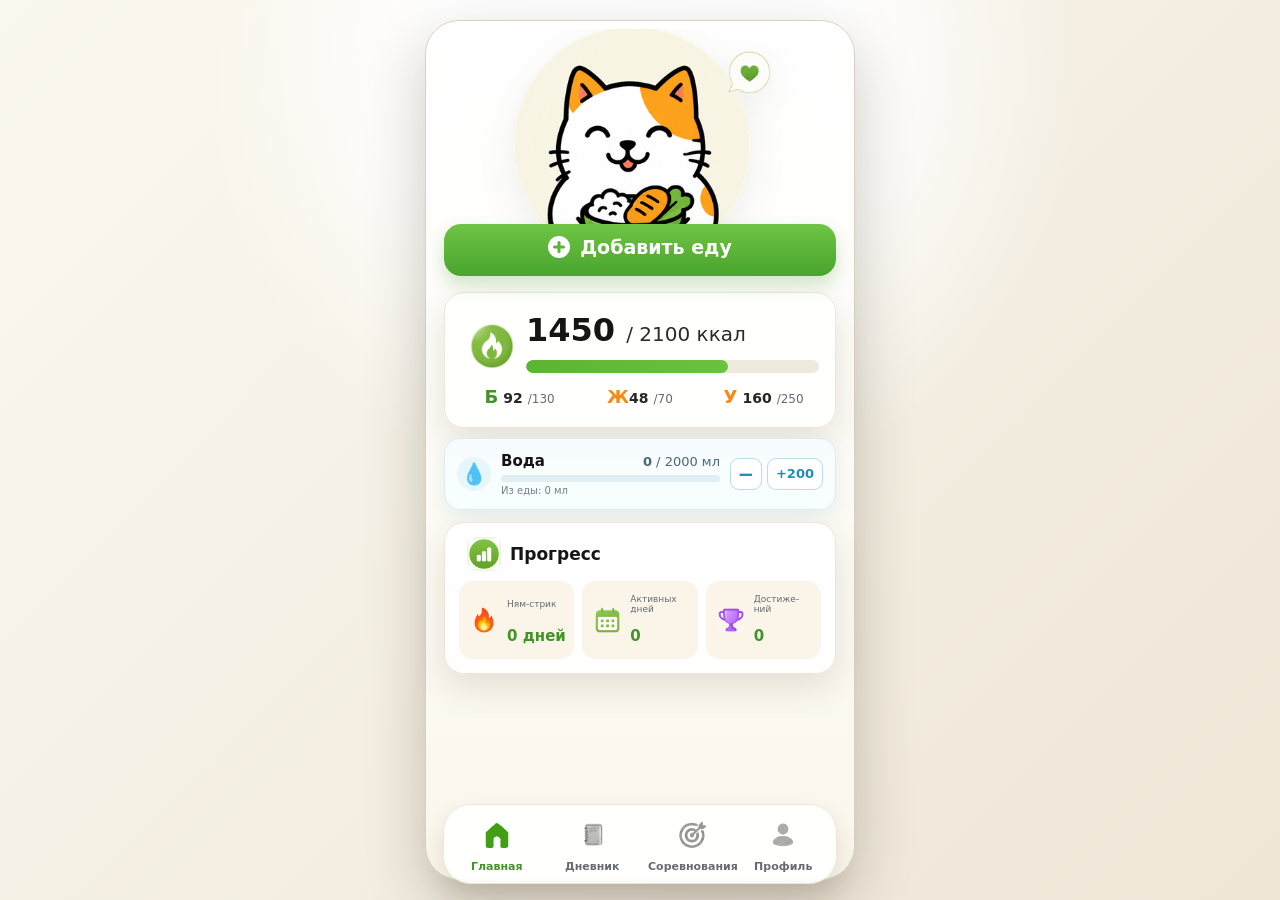
<file: public/nyammetr-live.html>
<!doctype html>
<html lang="ru">
  <head>
    <meta charset="UTF-8" />
    <meta name="viewport" content="width=device-width, initial-scale=1.0" />
    <title>Нямметр</title>
    <link rel="icon" type="image/png" href="./assets/cat-food.png" />
    <link rel="apple-touch-icon" href="./assets/cat-food.png" />
    <script src="https://telegram.org/js/telegram-web-app.js"></script>
    <link rel="preload" as="image" href="./assets/cat-food.png" />
    <link rel="stylesheet" href="./styles.css?v=nyam-131" />
  </head>
  <body>
    <main class="phone-shell" aria-label="Нямметр mini app">
      <section class="screen active" data-screen="home">
        <div class="cat-hero" style="height: 210px">
          <img
            class="hero-cat-art"
            src="./assets/cat-food.png"
            alt=""
            fetchpriority="high"
            decoding="async"
            style="transform: translateY(-30px)"
          />
        </div>

        <button
          class="primary-action"
          type="button"
          data-add-toggle
          aria-expanded="false"
          style="margin-top: -18px; margin-bottom: -4px; position: relative; top: -4px; z-index: 4"
        >
          <span class="action-plus" aria-hidden="true">+</span>
          <span class="action-label">Добавить еду</span>
        </button>

        <div class="add-food-menu" data-add-menu>
          <div class="personal-foods" data-personal-foods hidden>
            <span class="personal-foods-title">Часто добавляешь</span>
            <div class="personal-food-list" data-personal-food-list></div>
          </div>
          <button type="button" data-add-text><span>✎</span>Текстом</button>
          <button type="button" data-add-photo><span>📷</span>Фото еды</button>
        </div>

        <article class="calorie-card">
          <div class="card-top">
            <div class="round-icon fire"><img src="./assets/fire-icon.png" alt="" /></div>
            <div>
              <strong><span data-calories>1450</span> <em data-calorie-goal-label>/ 2100 ккал</em></strong>
              <div class="progress-line"><span style="width: 69%"></span></div>
            </div>
          </div>
          <div class="macro-grid">
            <span><b>Б</b><span class="macro-current">92</span><small>/130</small></span>
            <span><b>Ж</b><span class="macro-current">48</span><small>/70</small></span>
            <span><b>У</b><span class="macro-current">160</span><small>/250</small></span>
          </div>
        </article>

        <article class="water-strip" aria-label="Водный баланс">
          <span class="water-drop" aria-hidden="true">💧</span>
          <div class="water-content">
            <div class="water-heading">
              <strong>Вода</strong>
              <span><b data-water-total>0</b> / <span data-water-target>2000</span> мл</span>
            </div>
            <div class="water-progress"><span data-water-progress style="width: 0%"></span></div>
            <small>Из еды: <span data-water-food>0</span> мл</small>
          </div>
          <div class="water-actions">
            <button type="button" data-water-remove aria-label="Убрать последнюю порцию воды" title="Убрать последнюю порцию">−</button>
            <button type="button" data-water-add aria-label="Добавить 200 миллилитров воды">+200</button>
          </div>
        </article>

        <article class="profile-panel home-progress-panel">
          <h2><span><img src="./assets/profile-progress-trim.png" alt="" /></span>Прогресс</h2>
          <div class="profile-stats">
            <span><b><img src="./assets/profile-streak-symbol.png" alt="" /></b><small>Ням-стрик</small><strong><span data-current-streak>0</span> дней</strong></span>
            <span><b><img src="./assets/profile-active-days-symbol.png" alt="" /></b><small>Активных дней</small><strong data-active-days>0</strong></span>
            <span><b><img src="./assets/profile-achievements-symbol.png" alt="" /></b><small>Достиже-<br>ний</small><strong data-achievements-count>0</strong></span>
          </div>
        </article>

      </section>

      <section class="screen" data-screen="diary">
        <div class="day-switch">
          <button class="day-arrow" type="button" data-date-prev aria-label="Предыдущий день">‹</button>
          <button class="date-label" type="button" data-date-label aria-label="Открыть календарь">Сегодня</button>
          <button class="day-arrow" type="button" data-date-next aria-label="Следующий день">›</button>
          <input class="date-picker" type="date" data-date-picker aria-label="Выбрать дату" />
          <div class="mini-calendar" data-calendar hidden></div>
          <img loading="lazy" class="peek-art" src="./assets/cat-peek.png" alt="" />
        </div>

        <article class="calorie-card diary-summary">
          <small>Калории</small>
          <strong><span data-calories>1450</span> <em data-calorie-goal-label>/ 2100 ккал</em></strong>
          <div class="progress-line"><span style="width: 69%"></span></div>
          <div class="macro-grid boxed">
            <span><b>Б</b><span class="macro-current">92</span><small>/130</small><small class="macro-percent">71%</small></span>
            <span><b>Ж</b><span class="macro-current">48</span><small>/70</small><small class="macro-percent">69%</small></span>
            <span><b>У</b><span class="macro-current">160</span><small>/250</small><small class="macro-percent">64%</small></span>
          </div>
        </article>

        <h2>Приемы пищи</h2>
        <div class="diary-add-food">
          <small data-diary-add-label>Добавить еду за сегодня</small>
          <div>
            <button type="button" data-diary-add-text>✎ Текстом</button>
            <button type="button" data-diary-add-photo>📷 Фото еды</button>
          </div>
        </div>

        <div class="meal-list">
          <article class="meal-card open">
            <button type="button" class="meal-toggle" aria-expanded="true">
              <span class="meal-emoji"><img loading="lazy" src="./assets/meal-snack.png" alt="" /></span>
              <span><b>&#1047;&#1072;&#1075;&#1088;&#1091;&#1078;&#1072;&#1102; &#1076;&#1072;&#1085;&#1085;&#1099;&#1077;</b><small>&#1057;&#1080;&#1085;&#1093;&#1088;&#1086;&#1085;&#1080;&#1079;&#1080;&#1088;&#1091;&#1102;&#1089;&#1100; &#1089; &#1076;&#1085;&#1077;&#1074;&#1085;&#1080;&#1082;&#1086;&#1084; &#1053;&#1103;&#1084;&#1084;&#1077;&#1090;&#1088;&#1072;</small></span>
              <strong>0 &#1082;&#1082;&#1072;&#1083;</strong>
            </button>
          </article>
        </div>

        <aside class="tip-card wide diary-insight" data-diary-insight role="button" tabindex="0" aria-expanded="false" aria-label="Открыть персональную рекомендацию">
          <img loading="lazy" class="tip-paw" src="./assets/paw.png" alt="" />
          <div aria-live="polite">
            <strong data-diary-insight-title>Собираю итог дня</strong>
            <small data-diary-insight-text>Посмотрю записи и сравню их с твоими целями.</small>
            <small class="diary-insight-advice" data-diary-insight-advice hidden>Здесь появится одна рекомендация на день.</small>
          </div>
          <img loading="lazy" class="tip-cat" src="./assets/cat-peek.png" alt="" />
        </aside>
      </section>

      <section class="screen" data-screen="missions">
        <div class="missions-view-switch" aria-label="Раздел соревнований">
          <button class="active" type="button" data-missions-view="league">Лига недели</button>
          <button type="button" data-missions-view="daily">Соревнования</button>
        </div>
        <article class="competition-launch-card" data-competition-launch hidden>
          <span aria-hidden="true">🏁</span>
          <div>
            <strong>Лига недели стартует в среду</strong>
            <small data-competition-launch-text>Первый тур начнётся совсем скоро.</small>
          </div>
        </article>
        <article class="competition-hero" data-competition-hero>
          <div class="competition-trophy"><img loading="lazy" src="./assets/cat-medal-large.png" alt="Котик Нямметра" /></div>
          <div>
            <small data-competition-tier>Бронзовая лига</small>
            <h2>Лига недели</h2>
            <p data-competition-time>Собираем участников</p>
          </div>
          <div class="competition-personal-score">
            <span>Твоё место</span>
            <strong data-competition-rank>—</strong>
            <small><b data-competition-score>0</b> очков</small>
          </div>
        </article>
        <article class="competition-rules" data-competition-rules role="button" tabindex="0" aria-expanded="false">
          <div><span aria-hidden="true">🏆</span><strong>Как работает Лига недели</strong></div>
          <span class="competition-rules-toggle" aria-hidden="true">⌄</span>
          <p data-competition-rules-description hidden>
            Лига длится со среды по вторник. Участники объединяются по цели, а задания меняются каждый день. Топ‑3 переходят в следующую лигу. При равенстве очков выше тот, у кого больше записей еды.
          </p>
        </article>
        <article class="competition-goal-cta" data-competition-goal-cta hidden>
          <span aria-hidden="true">🎯</span>
          <div><strong>Настрой цель, чтобы участвовать</strong><small>Нямметр подберёт твою норму и добавит в Лигу недели.</small></div>
          <button type="button" data-competition-goal>Настроить</button>
        </article>
        <article class="competition-today-card" data-competition-today>
          <div class="competition-section-heading"><div><span aria-hidden="true">⚡</span><strong>Сегодня можно заработать</strong></div><b><span data-competition-today-score>0</span>/140</b></div>
          <div class="competition-tasks" data-competition-tasks></div>
          <small class="competition-streak-bonus" data-competition-streak-bonus hidden></small>
        </article>
        <section class="competition-leaderboard" data-competition-leaderboard>
          <div class="competition-section-heading"><h2>Таблица лидеров</h2><small data-competition-participants-count>0 участников</small></div>
          <div data-competition-participants></div>
        </section>
        <article class="competition-last-result" data-competition-last-result hidden></article>
        <button class="primary-action lower" type="button" data-competition-add><span class="action-plus" aria-hidden="true">+</span><span class="action-label">Записать еду</span></button>
      </section>

      <section class="screen" data-screen="legacy-missions">
        <div class="missions-view-switch" aria-label="Раздел соревнований">
          <button type="button" data-missions-view="league">Лига недели</button>
          <button class="active" type="button" data-missions-view="daily">Соревнования</button>
        </div>
        <div class="party missions-hero">
          <span>✦</span><span>✶</span><span>✦</span><span>✶</span>
          <img loading="lazy" class="mission-cat-art" src="./assets/cat-medal-large.png?v=2" alt="" />
        </div>

        <article class="streak-card">
          <span class="streak-main">🔥 <strong>Ням-стрик:</strong> <b><span data-current-streak>0</span> дней</b></span>
          <small class="streak-freeze-indicator" data-streak-freeze-indicator hidden></small>
        </article>

        <article class="streak-rescue-card" data-streak-rescue hidden>
          <span class="streak-rescue-icon" aria-hidden="true">❄️</span>
          <div>
            <strong data-streak-rescue-title>Стрик под угрозой</strong>
            <small data-streak-rescue-description>Сегодня пока нет записей еды.</small>
            <div class="streak-rescue-actions" data-streak-rescue-actions>
              <button type="button" data-streak-add>🍽 Добавить еду</button>
              <button type="button" class="freeze-action" data-streak-freeze>❄️ Заморозить</button>
            </div>
          </div>
        </article>

        <article class="mission-card" data-mission-card role="button" tabindex="0" aria-expanded="false">
          <span class="mission-icon"><img loading="lazy" src="./assets/mission-target.png" alt="" /></span>
          <div>
            <strong>Соревнование дня:</strong>
            <small data-mission-title>Загружаю соревнование</small>
            <p data-mission-description hidden>Нажми, чтобы посмотреть подробности соревнования.</p>
            <div class="progress-line"><span data-mission-progress-bar style="width: 0%"></span></div>
          </div>
          <b data-mission-progress-value>0/1</b>
        </article>

        <article class="mission-card referral-card" data-referral-card data-referral-share role="button" tabindex="0" aria-label="Пригласить друзей">
          <span class="mission-icon referral-icon"><img loading="lazy" src="./assets/achievement-referral-one-friend-mascot.png" alt="" /></span>
          <div>
            <strong>Пригласить друзей</strong>
            <small><span data-referral-count>0</span> из 10 уже с Нямметром</small>
            <div class="progress-line"><span data-referral-progress-bar style="width: 0%"></span></div>
          </div>
          <b data-referral-progress-value>0/10</b>
        </article>

        <div class="achievements-title">
          <h2>Достижения</h2>
          <small data-achievements-summary>Собрано 0 из 18</small>
        </div>
        <div class="achievement-pager" aria-label="Листать достижения">
          <button type="button" data-achievements-prev aria-label="Предыдущие достижения">‹</button>
          <span data-achievements-page>1/4</span>
          <button type="button" data-achievements-next aria-label="Следующие достижения">›</button>
        </div>
        <div class="badges">
          <span data-achievement-key="first_nyam"><b><img loading="lazy" src="./assets/achievement-01-trim.png" alt="" /></b><small>Первый ням</small></span>
          <span data-achievement-key="in_rhythm"><b><img loading="lazy" src="./assets/achievement-02-trim.png" alt="" /></b><small>Вошел в ритм</small></span>
          <span data-achievement-key="full_day"><b><img loading="lazy" src="./assets/achievement-03-trim.png" alt="" /></b><small>Полный день</small></span>
          <span data-achievement-key="target_day"><b><img loading="lazy" src="./assets/achievement-04-trim.png" alt="" /></b><small>День в цель</small></span>
          <span data-achievement-key="five_entries"><b><img loading="lazy" src="./assets/achievement-five-entries.png" alt="" /></b><small>5 записей</small></span>
          <span data-achievement-key="five_day_streak"><b><img loading="lazy" src="./assets/achievement-06-trim.png" alt="" /></b><small>5 дней</small></span>
          <span data-achievement-key="photo_lunch"><b><img loading="lazy" src="./assets/achievement-07-trim.png" alt="" /></b><small>Фото-обед</small></span>
          <span data-achievement-key="ten_entries"><b><img loading="lazy" src="./assets/achievement-ten-entries.png" alt="" /></b><small>10 записей</small></span>
          <span data-achievement-key="planner"><b><img loading="lazy" src="./assets/achievement-09-trim.png" alt="" /></b><small>Собранный день</small></span>
          <span data-achievement-key="sweet_control"><b><img loading="lazy" src="./assets/achievement-balance-day.png" alt="" /></b><small>Баланс дня</small></span>
          <span data-achievement-key="breakfast"><b><img loading="lazy" src="./assets/achievement-11-trim.png" alt="" /></b><small>Завтрак</small></span>
          <span data-achievement-key="no_sweets_day"><b><img loading="lazy" src="./assets/achievement-no-sweets.png" alt="" /></b><small>Без сладкого</small></span>
          <span data-achievement-key="vegetable_day"><b><img loading="lazy" src="./assets/achievement-vegetable-day.png" alt="" /></b><small>Овощной день</small></span>
          <span data-achievement-key="secret"><b><img loading="lazy" src="./assets/achievement-12-trim.png" alt="" /></b><small>Секрет</small></span>
          <span data-achievement-key="referral_one"><b><img loading="lazy" src="./assets/achievement-referral-one-friend-mascot.png" alt="" /></b><small>Позвал к столу</small></span>
          <span data-achievement-key="referral_five"><b><img loading="lazy" src="./assets/achievement-referral-five-friends-mascot.png" alt="" /></b><small>Ням-компания</small></span>
          <span data-achievement-key="referral_ten"><b><img loading="lazy" src="./assets/achievement-referral-ten-friends-mascot.png" alt="" /></b><small>Большой стол</small></span>
          <span data-achievement-key="league_podium"><b><img loading="lazy" src="./assets/achievement-league-podium.png" alt="" /></b><small>Кубок лиги</small></span>
        </div>

        <button class="primary-action lower" type="button" data-missions-add>
          <span class="action-plus" aria-hidden="true">+</span>
          <span class="action-label">Записать еду</span>
        </button>
      </section>

      <section class="screen" data-screen="profile">
        <article class="profile-hero">
          <div class="avatar"><img loading="lazy" src="./assets/profile-avatar.png" alt="" /></div>
          <div>
            <h2 data-profile-name>Алексей</h2>
            <p>Цель: <b data-profile-goal-label>поддерживать форму</b></p>
          </div>
          <img loading="lazy" class="profile-cat-art" src="./assets/cat-peek.png" alt="" />
          <span class="profile-heart">♥</span>
        </article>

        <div class="profile-menu" aria-label="Настройки профиля">
          <button type="button" class="profile-menu-button" data-profile-popup-open="goals">
            <span><img loading="lazy" src="./assets/profile-goals-symbol.png" alt="" /></span>
            <span><strong>Мои цели</strong><small>Калории, белок и вода</small></span>
            <b aria-hidden="true">›</b>
          </button>
          <button type="button" class="profile-menu-button" data-profile-popup-open="data">
            <span><img loading="lazy" src="./assets/profile-data-trim.png" alt="" /></span>
            <span><strong>Мои данные</strong><small>Вес, рост, активность и цель</small></span>
            <b aria-hidden="true">›</b>
          </button>
          <button type="button" class="profile-menu-button" data-profile-popup-open="reminders">
            <span><img loading="lazy" src="./assets/profile-reminder-trim.png" alt="" /></span>
            <span><strong>Напоминания</strong><small data-reminder-menu-summary>Еда и вода</small></span>
            <b aria-hidden="true">›</b>
          </button>
          <a class="profile-menu-button community-button" href="https://t.me/nyammetr_group" target="_blank" rel="noopener noreferrer" data-community-link>
            <span><img loading="lazy" src="./assets/tab-profile.png" alt="" /></span>
            <span><strong>Сообщество</strong><small>Группа Нямметра</small></span>
            <b aria-hidden="true">›</b>
          </a>
          <button type="button" class="profile-menu-button web-logout-button" data-web-logout hidden>
            <span class="web-logout-icon" aria-hidden="true">↪</span>
            <span><strong>Выйти</strong><small>Из веб-версии Нямметра</small></span>
            <b aria-hidden="true">›</b>
          </button>
        </div>
      </section>

      <nav class="tabbar" aria-label="Разделы">
        <button class="active" type="button" data-tab="home"><img class="tab-icon" src="./assets/tab-home.png" alt="" />Главная</button>
        <button type="button" data-tab="diary"><img class="tab-icon" src="./assets/tab-diary.png" alt="" />Дневник</button>
        <button type="button" data-tab="missions"><img class="tab-icon" src="./assets/tab-missions.png" alt="" />Соревнования</button>
        <button type="button" data-tab="profile"><img class="tab-icon" src="./assets/tab-profile.png" alt="" />Профиль</button>
      </nav>
    </main>

    <div class="web-auth-modal" data-web-auth hidden>
      <section class="web-auth-sheet" role="dialog" aria-modal="true" aria-labelledby="web-auth-title">
        <img src="./assets/cat-food.png" alt="" />
        <div>
          <small>Нямметр в браузере</small>
          <h1 id="web-auth-title">Войди удобным способом</h1>
          <p>Твой дневник, цели и прогресс сохранятся в одном месте.</p>
        </div>
        <div class="web-auth-providers" data-auth-providers>
          <div class="telegram-login-slot" data-telegram-login-slot></div>
          <a class="vk-login-button" data-vk-login href="/web/auth/vk/start" hidden>
            Войти через VK
          </a>
        </div>
        <div class="web-auth-divider" data-auth-divider aria-hidden="true"><span>или</span></div>
        <form class="email-auth-form" data-email-auth-form>
          <label><span>Email</span><input type="email" name="email" autocomplete="email" placeholder="name@example.com" required /></label>
          <label><span>Пароль</span><input type="password" name="password" autocomplete="current-password" placeholder="Минимум 8 символов" minlength="8" maxlength="128" required /></label>
          <button class="email-forgot-button" type="button" data-password-reset-open>Забыли пароль?</button>
          <div class="email-auth-actions">
            <button type="submit" data-email-auth-action="login">Войти</button>
            <button type="submit" data-email-auth-action="register">Создать аккаунт</button>
          </div>
          <small data-email-auth-status></small>
        </form>
        <form class="email-auth-form password-reset-form" data-password-reset-request-form hidden>
          <label><span>Email</span><input type="email" name="email" autocomplete="email" placeholder="name@example.com" required /></label>
          <button class="email-primary-button" type="submit">Отправить ссылку</button>
          <button class="email-back-button" type="button" data-password-reset-back>Вернуться ко входу</button>
          <small data-password-reset-request-status></small>
        </form>
        <form class="email-auth-form password-reset-form" data-password-reset-confirm-form hidden>
          <label><span>Новый пароль</span><input type="password" name="password" autocomplete="new-password" placeholder="Минимум 8 символов" minlength="8" maxlength="128" required /></label>
          <label><span>Повтори пароль</span><input type="password" name="password_confirm" autocomplete="new-password" placeholder="Еще раз" minlength="8" maxlength="128" required /></label>
          <button class="email-primary-button" type="submit">Сохранить новый пароль</button>
          <small data-password-reset-confirm-status></small>
        </form>
        <small class="web-auth-note" data-web-auth-note>Используем данные только для безопасного входа.</small>
        <a class="web-auth-privacy" href="/privacy" target="_blank" rel="noopener noreferrer">Политика обработки персональных данных</a>
      </section>
    </div>

    <div class="profile-popup" data-profile-popup="goals" hidden>
      <section class="profile-popup-sheet" role="dialog" aria-modal="true" aria-labelledby="profile-goals-title">
        <header><h2 id="profile-goals-title">Мои цели</h2><button type="button" data-profile-popup-close aria-label="Закрыть">×</button></header>
        <article class="profile-panel profile-popup-panel">
          <button type="button" class="goal-row"><span><img loading="lazy" src="./assets/profile-calorie-goal-trim.png" alt="" /></span>Дневная норма<strong data-goal-calories>2100 ккал</strong></button>
          <button type="button" class="goal-row"><span><img loading="lazy" src="./assets/profile-protein-goal-trim.png" alt="" /></span>Белок<strong data-goal-protein>130 г</strong></button>
          <button type="button" class="goal-row"><span><i class="profile-water-symbol" aria-hidden="true"></i></span>Вода<strong data-goal-water>2000 мл</strong></button>
        </article>
      </section>
    </div>

    <div class="profile-popup" data-profile-popup="data" hidden>
      <section class="profile-popup-sheet" role="dialog" aria-modal="true" aria-labelledby="profile-data-title">
        <header><h2 id="profile-data-title">Мои данные</h2><button type="button" data-profile-popup-close aria-label="Закрыть">×</button></header>
        <article class="profile-panel profile-popup-panel">
          <div class="profile-field"><span><img loading="lazy" src="./assets/profile-weight-trim.png" alt="" /></span><label for="profile-weight">Вес</label><div><input id="profile-weight" type="number" min="35" max="250" value="82" data-profile-weight /> кг</div></div>
          <div class="profile-field"><span><img loading="lazy" src="./assets/profile-height-trim.png" alt="" /></span><label for="profile-height">Рост</label><div><input id="profile-height" type="number" min="120" max="230" value="182" data-profile-height /> см</div></div>
          <div class="profile-field"><span><img loading="lazy" src="./assets/profile-activity-trim.png" alt="" /></span><label for="profile-activity">Активность</label><div><select id="profile-activity" data-profile-activity><option value="low">Низкая</option><option value="medium" selected>Средняя</option><option value="high">Высокая</option></select></div></div>
          <div class="profile-field"><span><img loading="lazy" src="./assets/profile-goals-symbol.png" alt="" /></span><label for="profile-goal">Цель</label><div><select id="profile-goal" data-profile-goal><option value="lose">Снизить вес</option><option value="support" selected>Поддерживать форму</option><option value="gain">Набрать массу</option></select></div></div>
        </article>
      </section>
    </div>

    <div class="profile-popup" data-profile-popup="reminders" hidden>
      <section class="profile-popup-sheet" role="dialog" aria-modal="true" aria-labelledby="profile-reminders-title">
        <header><h2 id="profile-reminders-title">Напоминания</h2><button type="button" data-profile-popup-close aria-label="Закрыть">×</button></header>
        <article class="profile-panel profile-popup-panel reminder-panel">
          <div class="reminder-row">
            <span data-reminder-label>Ежедневно в 9:00 МСК</span>
            <label class="switch">
              <input type="checkbox" checked data-reminder-enabled />
              <span></span>
            </label>
          </div>
          <label class="reminder-time-row">Время по МСК
            <input type="time" value="09:00" data-reminder-time />
          </label>
          <div class="reminder-row water-reminder-row">
            <span class="water-reminder-copy">
              <b>Напоминания о воде</b>
              <small data-water-reminder-label>Выключены</small>
              <small>До 2 раз в день, только если отстаёшь от цели</small>
            </span>
            <label class="switch">
              <input type="checkbox" data-water-reminder-enabled />
              <span></span>
            </label>
          </div>
        </article>
      </section>
    </div>

    <div class="onboarding-modal" data-onboarding hidden>
      <form class="onboarding-sheet" data-onboarding-form>
        <div>
          <strong>Настроим Нямметр</strong>
          <small>Это нужно, чтобы правильно считать цели.</small>
        </div>
        <label>Имя<input type="text" placeholder="Как тебя зовут?" autocomplete="name" data-onboarding-name /></label>
        <label>Пол<select data-onboarding-sex><option value="" selected disabled>Выбери пол</option><option value="male">Мужской</option><option value="female">Женский</option></select></label>
        <div class="onboarding-grid">
          <label>Вес, кг<input type="number" min="35" max="250" placeholder="Например, 70" inputmode="decimal" data-onboarding-weight /></label>
          <label>Рост, см<input type="number" min="120" max="230" placeholder="Например, 175" inputmode="numeric" data-onboarding-height /></label>
        </div>
        <label>Активность<select data-onboarding-activity><option value="" selected disabled>Выбери активность</option><option value="low">Низкая</option><option value="medium">Средняя</option><option value="high">Высокая</option></select></label>
        <label>Цель<select data-onboarding-goal><option value="" selected disabled>Выбери цель</option><option value="support">Поддерживать форму</option><option value="lose">Снизить вес</option><option value="gain">Набрать массу</option></select></label>
        <button type="submit">Начать</button>
      </form>
    </div>

    <div class="onboarding-modal food-modal" data-food-modal hidden>
      <form class="onboarding-sheet food-sheet" data-food-text-form>
        <div>
          <strong data-food-modal-title>Добавить еду</strong>
          <small data-food-modal-help>Напиши, что съел, а Нямметр примерно посчитает калории и БЖУ.</small>
        </div>
        <label><span data-food-input-label>Что было на тарелке?</span>
          <textarea data-food-text-input rows="4" placeholder="Например: творог с йогуртом и протеином"></textarea>
        </label>
        <div class="food-sheet-actions">
          <button type="button" class="secondary" data-food-cancel>Отмена</button>
          <button type="submit" data-food-submit>Записать</button>
        </div>
      </form>
    </div>

    <input class="visually-hidden-file" type="file" accept="image/*" data-food-photo-input />

    <div class="period-report-modal" data-period-report-modal hidden>
      <section class="period-report-sheet" role="dialog" aria-modal="true" aria-labelledby="period-report-title">
        <header>
          <div>
            <small>Твой прогресс</small>
            <strong id="period-report-title" data-period-report-title>Отчёт за период</strong>
          </div>
          <button type="button" data-period-report-close aria-label="Закрыть отчёт">×</button>
        </header>
        <div class="period-report-days" data-period-report-days></div>
        <div class="period-report-grid">
          <span><small>Активных дней</small><strong data-report-active-days>0</strong></span>
          <span><small>Записей еды</small><strong data-report-entries>0</strong></span>
          <span><small>В среднем</small><strong data-report-average>0 ккал</strong></span>
          <span><small>Полных дней</small><strong data-report-full-days>0</strong></span>
        </div>
        <p class="period-report-detail" data-report-target-days hidden></p>
        <p class="period-report-detail" data-report-top-food hidden></p>
        <p class="period-report-empty" data-report-empty hidden>За этот период записей пока нет.</p>
      </section>
    </div>

    <div class="toast" role="status" aria-live="polite"></div>
    <script>
const tabs = document.querySelectorAll("[data-tab]");
const screens = document.querySelectorAll("[data-screen]");
const toast = document.querySelector(".toast");
const addToggle = document.querySelector("[data-add-toggle]");
const addMenu = document.querySelector("[data-add-menu]");
const personalFoods = document.querySelector("[data-personal-foods]");
const personalFoodList = document.querySelector("[data-personal-food-list]");
const dateLabel = document.querySelector("[data-date-label]");
const datePicker = document.querySelector("[data-date-picker]");
const dateCalendar = document.querySelector("[data-calendar]");
const datePrev = document.querySelector("[data-date-prev]");
const dateNext = document.querySelector("[data-date-next]");
const diaryInsight = document.querySelector("[data-diary-insight]");
const diaryInsightTitle = document.querySelector("[data-diary-insight-title]");
const diaryInsightText = document.querySelector("[data-diary-insight-text]");
const diaryInsightAdvice = document.querySelector("[data-diary-insight-advice]");
const periodReportModal = document.querySelector("[data-period-report-modal]");
const periodReportTitle = document.querySelector("[data-period-report-title]");
const periodReportDays = document.querySelector("[data-period-report-days]");
const profileName = document.querySelector("[data-profile-name]");
const profileGoalLabel = document.querySelector("[data-profile-goal-label]");
const profileWeight = document.querySelector("[data-profile-weight]");
const profileHeight = document.querySelector("[data-profile-height]");
const profileActivity = document.querySelector("[data-profile-activity]");
const profileGoalSelect = document.querySelector("[data-profile-goal]");
const goalCalories = document.querySelector("[data-goal-calories]");
const goalProtein = document.querySelector("[data-goal-protein]");
const goalWater = document.querySelector("[data-goal-water]");
const waterAdd = document.querySelector("[data-water-add]");
const waterRemove = document.querySelector("[data-water-remove]");
const onboarding = document.querySelector("[data-onboarding]");
const onboardingForm = document.querySelector("[data-onboarding-form]");
const onboardingName = document.querySelector("[data-onboarding-name]");
const onboardingSex = document.querySelector("[data-onboarding-sex]");
const onboardingWeight = document.querySelector("[data-onboarding-weight]");
const onboardingHeight = document.querySelector("[data-onboarding-height]");
const onboardingActivity = document.querySelector("[data-onboarding-activity]");
const onboardingGoal = document.querySelector("[data-onboarding-goal]");
const foodModal = document.querySelector("[data-food-modal]");
const foodTextForm = document.querySelector("[data-food-text-form]");
const foodTextInput = document.querySelector("[data-food-text-input]");
const foodPhotoInput = document.querySelector("[data-food-photo-input]");
const foodSubmit = document.querySelector("[data-food-submit]");
const foodModalTitle = document.querySelector("[data-food-modal-title]");
const foodModalHelp = document.querySelector("[data-food-modal-help]");
const foodInputLabel = document.querySelector("[data-food-input-label]");
const diaryAddLabel = document.querySelector("[data-diary-add-label]");
const diaryAddText = document.querySelector("[data-diary-add-text]");
const diaryAddPhoto = document.querySelector("[data-diary-add-photo]");
const diaryAddFood = document.querySelector(".diary-add-food");
const reminderEnabled = document.querySelector("[data-reminder-enabled]");
const reminderTime = document.querySelector("[data-reminder-time]");
const reminderLabel = document.querySelector("[data-reminder-label]");
const waterReminderEnabled = document.querySelector("[data-water-reminder-enabled]");
const waterReminderLabel = document.querySelector("[data-water-reminder-label]");
const webAuth = document.querySelector("[data-web-auth]");
const webAuthNote = document.querySelector("[data-web-auth-note]");
const telegramLoginSlot = document.querySelector("[data-telegram-login-slot]");
const vkLogin = document.querySelector("[data-vk-login]");
const authProviders = document.querySelector("[data-auth-providers]");
const authDivider = document.querySelector("[data-auth-divider]");
const emailAuthForm = document.querySelector("[data-email-auth-form]");
const emailAuthStatus = document.querySelector("[data-email-auth-status]");
const passwordResetOpen = document.querySelector("[data-password-reset-open]");
const passwordResetBack = document.querySelector("[data-password-reset-back]");
const passwordResetRequestForm = document.querySelector("[data-password-reset-request-form]");
const passwordResetRequestStatus = document.querySelector("[data-password-reset-request-status]");
const passwordResetConfirmForm = document.querySelector("[data-password-reset-confirm-form]");
const passwordResetConfirmStatus = document.querySelector("[data-password-reset-confirm-status]");
const webAuthTitle = document.querySelector("#web-auth-title");
const webAuthDescription = webAuthTitle?.parentElement?.querySelector("p");
const webLogout = document.querySelector("[data-web-logout]");
const reminderMenuSummary = document.querySelector("[data-reminder-menu-summary]");
const profilePopupTriggers = document.querySelectorAll("[data-profile-popup-open]");
const profilePopups = document.querySelectorAll("[data-profile-popup]");
const communityLink = document.querySelector("[data-community-link]");
const referralShareButtons = document.querySelectorAll("[data-referral-share]");
const streakFreezeIndicator = document.querySelector("[data-streak-freeze-indicator]");
const streakRescue = document.querySelector("[data-streak-rescue]");
const streakRescueTitle = document.querySelector("[data-streak-rescue-title]");
const streakRescueDescription = document.querySelector("[data-streak-rescue-description]");
const streakRescueActions = document.querySelector("[data-streak-rescue-actions]");
const streakAdd = document.querySelector("[data-streak-add]");
const streakFreeze = document.querySelector("[data-streak-freeze]");
let calorieGoal = 2100;
let profileGoal = "support";
let profileSex = "male";
const telegramBotUsername = "__BOT_USERNAME__";
const vkidEnabled = __VKID_ENABLED__;
const isWebVersion = /^\/web(?:\/|$)/.test(window.location.pathname);
let telegramLoginMounted = false;
const profileStoreKey = "nyammetr-profile";
let hasLocalProfile = false;
let referralInviteUrl = "";
let referralShareUrl = "";

const text = {
  today: "\u0421\u0435\u0433\u043e\u0434\u043d\u044f",
  yesterday: "\u0412\u0447\u0435\u0440\u0430",
  tomorrow: "\u0417\u0430\u0432\u0442\u0440\u0430",
  gram: "\u0433",
  kcal: "\u043a\u043a\u0430\u043b",
  textNext: "Напиши еду текстом",
  photoNext: "Выбери фото еды",
  recognizing: "Считаю примерные калории...",
  added: "Записал в дневник",
  notFood: "Похоже, это не еда. Можно посмотреть инструкцию в боте.",
  updateSoon: "Следующее обновление скоро!",
  reminderSaved: "Напоминания сохранены",
  reminderSaveFailed: "Не смог сохранить напоминание",
  profileSaved: "Параметры и цели обновлены",
  profileSaveFailed: "Не смог сохранить параметры",
  waterReminderSaved: "Напоминания о воде сохранены",
  waterReminderSaveFailed: "Не смог сохранить напоминания о воде",
  waterAdded: "Добавил 200 мл 💧",
  waterRemoved: "Последнюю порцию убрал",
  waterSaveFailed: "Не смог сохранить воду",
  smaller: "\u041f\u043e\u0440\u0446\u0438\u044f \u0443\u043c\u0435\u043d\u044c\u0448\u0435\u043d\u0430",
  larger: "\u041f\u043e\u0440\u0446\u0438\u044f \u0443\u0432\u0435\u043b\u0438\u0447\u0435\u043d\u0430",
  editGrams: "\u0422\u0435\u043f\u0435\u0440\u044c \u0433\u0440\u0430\u043c\u043c\u044b \u0440\u0435\u0434\u0430\u043a\u0442\u0438\u0440\u0443\u044e\u0442\u0441\u044f \u0432 \u0441\u0442\u0440\u043e\u043a\u0430\u0445",
  save: "\u0421\u043e\u0445\u0440\u0430\u043d\u0438\u0442\u044c",
  saved: "\u0413\u0440\u0430\u043c\u043c\u044b \u0441\u043e\u0445\u0440\u0430\u043d\u0435\u043d\u044b",
  deleted: "\u0443\u0434\u0430\u043b\u0435\u043d",
  gramsLabel: "\u0413\u0440\u0430\u043c\u043c\u044b",
};

const goalLabels = {
  support: "\u043f\u043e\u0434\u0434\u0435\u0440\u0436\u0438\u0432\u0430\u0442\u044c \u0444\u043e\u0440\u043c\u0443",
  lose: "\u0441\u043d\u0438\u0437\u0438\u0442\u044c \u0432\u0435\u0441",
  gain: "\u043d\u0430\u0431\u0440\u0430\u0442\u044c \u043c\u0430\u0441\u0441\u0443",
};

const missionTitles = {
  photo_food: "Фото-старт",
  text_food: "Текстовый ням",
  full_day: "Полный день",
  calorie_range: "Попади в коридор",
  protein_day: "Белковый день",
  breakfast: "Запиши завтрак",
  evening_summary: "Закрой день",
  adjust_portion: "Уточни порцию",
  keep_streak: "Сохрани Ням-стрик",
};

const missionDescriptions = {
  photo_food: "Добавь хотя бы одну еду через фото. Можно сфотографировать тарелку или упаковку.",
  text_food: "Добавь хотя бы одну еду текстом. Например: творог, банан и кофе.",
  full_day: "Запиши 3 приема пищи за день. Подойдут завтрак, обед, ужин или перекусы.",
  calorie_range: "Попади в 90-110% от дневной нормы калорий. Норма берется из твоей цели.",
  protein_day: "Добери хотя бы 80% дневной цели по белку.",
  breakfast: "Добавь первую еду до 12:00 по московскому времени.",
  evening_summary: "Открой дневной итог после 18:00.",
  adjust_portion: "Поправь размер хотя бы одной порции: меньше, больше или граммы.",
  keep_streak: "Добавь хотя бы одну еду сегодня, чтобы сохранить Ням-стрик.",
};

const achievementKeys = [
  "first_nyam",
  "in_rhythm",
  "full_day",
  "target_day",
  "five_entries",
  "five_day_streak",
  "photo_lunch",
  "ten_entries",
  "planner",
  "sweet_control",
  "breakfast",
  "no_sweets_day",
  "vegetable_day",
  "secret",
  "referral_one",
  "referral_five",
  "referral_ten",
  "league_podium",
];

const achievementDetails = {
  first_nyam: {
    title: "Первый ням",
    description: "Первая запись еды в дневнике. С этого начинается твой учет.",
  },
  in_rhythm: {
    title: "Вошел в ритм",
    description: "Ням-стрик дошел до 3 дней подряд.",
  },
  full_day: {
    title: "Полный день",
    description: "За день добавлено 3 или больше записей еды.",
  },
  target_day: {
    title: "День в цель",
    description: "Калории за день попали в 90-110% от твоей дневной нормы.",
  },
  five_entries: {
    title: "5 записей",
    description: "В дневнике уже есть 5 записей еды.",
  },
  five_day_streak: {
    title: "5 дней",
    description: "Ням-стрик дошел до 5 активных дней подряд.",
  },
  photo_lunch: {
    title: "Фото-обед",
    description: "Ты впервые добавил еду через фото.",
  },
  ten_entries: {
    title: "10 записей",
    description: "В дневнике уже есть 10 записей еды.",
  },
  planner: {
    title: "Собранный день",
    description: "У тебя уже 5 активных дней с Нямметром.",
  },
  sweet_control: {
    title: "Баланс дня",
    description: "В дневнике уже есть 15 записей еды.",
  },
  breakfast: {
    title: "Завтрак",
    description: "Первая запись еды за день была добавлена до 12:00.",
  },
  no_sweets_day: {
    title: "День без сладкого",
    description: "За день добавлено минимум 3 приема пищи — и среди них не было сладкого.",
  },
  vegetable_day: {
    title: "Овощной день",
    description: "Овощи встретились минимум в двух приемах пищи за день.",
  },
  secret: {
    title: "Секрет",
    description: "Секретная ачивка откроется, когда в дневнике будет 50 записей еды.",
  },
  referral_one: {
    title: "Позвал к столу",
    description: "Первый друг начал пользоваться Нямметром по твоему приглашению.",
  },
  referral_five: {
    title: "Ням-компания",
    description: "Пять друзей начали пользоваться Нямметром по твоему приглашению.",
  },
  referral_ten: {
    title: "Большой стол",
    description: "Десять друзей присоединились к Нямметру по твоему приглашению.",
  },
  league_podium: {
    title: "Кубок лиги",
    description: "Ты занял место в тройке лидеров Лиги недели.",
  },
};

let today = startOfDay(new Date());
const editableHistoryDays = 2;
let selectedDate = new Date(today);
let calendarViewDate = new Date(today);
let periodSelectionMode = false;
let periodStart = null;
let periodEnd = null;
let activeEntryDates = new Set();
let frozenStreakDates = new Set();
let unlockedAchievementKeys = new Set();
let achievementPage = 0;
const achievementsPerPage = 4;
let foodTargetDate = new Date(today);
let foodModalMode = "add";
let editingFoodEntryId = null;

function startOfDay(date) {
  return new Date(date.getFullYear(), date.getMonth(), date.getDate());
}

function refreshToday() {
  today = startOfDay(new Date());
}

function isDiaryDateEditable(date) {
  const earliestEditableDate = new Date(today);
  earliestEditableDate.setDate(earliestEditableDate.getDate() - editableHistoryDays);
  const normalizedDate = startOfDay(date);
  return normalizedDate >= earliestEditableDate && normalizedDate <= today;
}

function toInputDate(date) {
  const year = date.getFullYear();
  const month = String(date.getMonth() + 1).padStart(2, "0");
  const day = String(date.getDate()).padStart(2, "0");
  return `${year}-${month}-${day}`;
}

function fromInputDate(value) {
  const [year, month, day] = value.split("-").map(Number);
  return new Date(year, month - 1, day);
}

function formatDiaryDate(date) {
  const diffDays = Math.round((startOfDay(date) - today) / 86400000);

  if (diffDays === 0) return text.today;
  if (diffDays === -1) return text.yesterday;
  if (diffDays === 1) return text.tomorrow;

  return new Intl.DateTimeFormat("ru-RU", {
    day: "numeric",
    month: "short",
  }).format(date);
}

function formatFoodTargetDate(date) {
  if (toInputDate(date) === toInputDate(today)) return "сегодня";
  return new Intl.DateTimeFormat("ru-RU", {
    day: "numeric",
    month: "long",
  }).format(date);
}

function foodEntryWord(count) {
  const value = Math.abs(Number(count)) % 100;
  const last = value % 10;
  if (value > 10 && value < 20) return "записей";
  if (last === 1) return "запись";
  if (last >= 2 && last <= 4) return "записи";
  return "записей";
}

function setDiaryInsight(title, fact, advice) {
  if (!diaryInsightTitle || !diaryInsightText || !diaryInsightAdvice) return;
  diaryInsightTitle.textContent = title;
  diaryInsightText.textContent = fact;
  diaryInsightAdvice.textContent = advice;
  diaryInsightAdvice.hidden = true;
  diaryInsight?.setAttribute("aria-expanded", "false");
}

function updateDiaryInsight({ entries, calories, protein, targetCalories, targetProtein, water }) {
  const count = entries.length;
  const isPastDay = selectedDate < today;
  const isEvening = new Date().getHours() >= 20;
  const isFinalSummary = isPastDay || (toInputDate(selectedDate) === toInputDate(today) && isEvening);
  const calorieRatio = targetCalories > 0 ? calories / targetCalories : 0;
  const proteinRatio = targetProtein > 0 ? protein / targetProtein : 0;
  const remainingCalories = Math.max(0, Math.round(targetCalories - calories));
  const remainingProtein = Math.max(0, Math.round(targetProtein - protein));
  const calorieDelta = targetCalories > 0 ? Math.round(Math.abs(calories - targetCalories) / targetCalories * 100) : 0;
  const proteinFact = targetProtein > 0 ? ` Белок: ${protein} из ${targetProtein} г.` : "";
  const waterRatio = Number(water?.target_ml) > 0 ? Number(water?.total_ml || 0) / Number(water.target_ml) : 0;

  if (count === 0) {
    setDiaryInsight(
      isPastDay ? "За этот день записей нет" : "Итог дня появится здесь",
      isPastDay ? "Данных пока недостаточно для мини-отчёта." : "Добавь первую еду, и я начну собирать итог.",
      isPastDay ? "Если вспомнишь приём пищи, его ещё можно добавить в дневник." : "После нескольких записей я сравню день с твоими целями.",
    );
    return;
  }

  if (!targetCalories) {
    setDiaryInsight(
      `${count} ${foodEntryWord(count)} · ${calories} ккал`,
      `Белок: ${protein} г. Дневная цель пока не настроена.`,
      "Настрой цель, чтобы я сравнивал рацион с твоими личными ориентирами.",
    );
    return;
  }

  if (!isFinalSummary) {
    let advice = `До дневного ориентира осталось примерно ${remainingCalories} ккал.`;
    if (count < 3) {
      advice = `До полного дня осталось ${3 - count} ${foodEntryWord(3 - count)}.`;
    } else if (targetProtein && proteinRatio < 0.7) {
      advice = `По белку осталось примерно ${remainingProtein} г.`;
    } else if (calorieRatio > 1.1) {
      advice = "Основной дневной ориентир уже набран.";
    }
    setDiaryInsight(
      "День ещё собирается",
      `${count} ${foodEntryWord(count)} · ${calories} из ${targetCalories} ккал.${proteinFact}`,
      advice,
    );
    return;
  }

  if (count < 3) {
    setDiaryInsight(
      "Отчёт пока предварительный",
      `${count} ${foodEntryWord(count)} · ${calories} из ${targetCalories} ккал.${proteinFact}`,
      "Проверь, все ли приёмы пищи попали в дневник.",
    );
    return;
  }

  let title = "День близко к цели";
  let fact = `${calories} из ${targetCalories} ккал.${proteinFact}`;
  let advice = "Основные ориентиры дня выполнены.";

  if (calorieRatio < 0.7) {
    title = `В дневнике ${Math.round(calorieRatio * 100)}% нормы`;
    fact = `${calories} из ${targetCalories} ккал — на ${calorieDelta}% ниже ориентира.${proteinFact}`;
    advice = "Проверь, вся ли еда попала в дневник.";
  } else if (calorieRatio < 0.9) {
    title = "Сегодня ниже дневного ориентира";
    fact = `${calories} из ${targetCalories} ккал — на ${calorieDelta}% ниже.${proteinFact}`;
    advice = "Если дневник заполнен полностью, завтра можно добавить более сытный приём пищи.";
  } else if (calorieRatio > 1.25) {
    title = "Сегодня выше дневного ориентира";
    fact = `${calories} из ${targetCalories} ккал — на ${calorieDelta}% выше.${proteinFact}`;
    advice = "Завтра можно вернуться к привычному плану и обычным порциям.";
  } else if (calorieRatio > 1.1) {
    title = "Сегодня немного выше ориентира";
    fact = `${calories} из ${targetCalories} ккал — на ${calorieDelta}% выше.${proteinFact}`;
    advice = "Завтра можно немного уменьшить самую калорийную порцию.";
  } else if (targetProtein && proteinRatio < 0.7) {
    title = "По калориям день в цели";
    advice = `До белковой цели не хватило примерно ${remainingProtein} г.`;
  } else if (targetProtein && proteinRatio < 1) {
    title = "День близко к цели";
    advice = `Белковая цель почти выполнена: осталось около ${remainingProtein} г.`;
  } else if (targetProtein && proteinRatio > 1.5) {
    title = "По калориям день в цели";
    advice = "Белка уже достаточно — специально добирать его не нужно.";
  } else if (waterRatio > 0 && waterRatio < 0.5) {
    advice = `Воды отмечено ${Math.round(Number(water.total_ml || 0))} мл — проверь, всё ли записано.`;
  }

  setDiaryInsight(title, fact, advice);
}

function updateDiaryDate(date) {
  refreshToday();
  const normalizedDate = startOfDay(date);
  selectedDate = normalizedDate > today ? new Date(today) : normalizedDate;
  calendarViewDate = new Date(selectedDate);
  dateLabel.textContent = formatDiaryDate(selectedDate);
  datePicker.value = toInputDate(selectedDate);
  datePicker.max = toInputDate(today);
  dateNext.disabled = selectedDate >= today;
  if (diaryAddFood) {
    diaryAddFood.hidden = !isDiaryDateEditable(selectedDate);
  }
  if (diaryAddLabel) {
    diaryAddLabel.textContent = `Добавить еду за ${formatFoodTargetDate(selectedDate)}`;
  }
}

function shiftDiaryDate(days) {
  const nextDate = new Date(selectedDate);
  nextDate.setDate(nextDate.getDate() + days);
  updateDiaryDate(nextDate);
}

function streakFromActiveDates() {
  let cursor = startOfDay(today);
  let streak = 0;
  if (!activeEntryDates.has(toInputDate(cursor))) {
    cursor.setDate(cursor.getDate() - 1);
  }
  while (activeEntryDates.has(toInputDate(cursor))) {
    streak += 1;
    cursor.setDate(cursor.getDate() - 1);
  }
  return streak;
}

function renderCalendar() {
  if (!dateCalendar) return;
  const monthStart = new Date(calendarViewDate.getFullYear(), calendarViewDate.getMonth(), 1);
  const gridStart = new Date(monthStart);
  gridStart.setDate(monthStart.getDate() - ((monthStart.getDay() + 6) % 7));
  const monthLabel = new Intl.DateTimeFormat("ru-RU", { month: "long", year: "numeric" }).format(monthStart);
  const days = [];
  for (let index = 0; index < 42; index += 1) {
    const day = new Date(gridStart);
    day.setDate(gridStart.getDate() + index);
    const iso = toInputDate(day);
    const isFuture = day > today;
    const isInRange = periodStart && periodEnd && day >= periodStart && day <= periodEnd;
    const classes = [
      day.getMonth() === calendarViewDate.getMonth() ? "" : "muted",
      !periodSelectionMode && iso === toInputDate(selectedDate) ? "selected" : "",
      activeEntryDates.has(iso) ? "has-data" : "",
      frozenStreakDates.has(iso) ? "has-freeze" : "",
      periodStart && iso === toInputDate(periodStart) ? "range-start" : "",
      periodEnd && iso === toInputDate(periodEnd) ? "range-end" : "",
      isInRange ? "in-range" : "",
    ].filter(Boolean).join(" ");
    days.push(`<button type="button" class="${classes}" data-calendar-day="${iso}" ${isFuture ? "disabled" : ""}>${day.getDate()}</button>`);
  }
  dateCalendar.innerHTML = `
    <div class="calendar-head">
      <button type="button" data-calendar-month="-1">‹</button>
      <strong>${monthLabel}</strong>
      <button type="button" data-calendar-month="1">›</button>
    </div>
    <div class="calendar-week"><span>Пн</span><span>Вт</span><span>Ср</span><span>Чт</span><span>Пт</span><span>Сб</span><span>Вс</span></div>
    <div class="calendar-grid">${days.join("")}</div>
    <div class="calendar-period-actions">
      ${periodSelectionMode
        ? `<small>${periodStart ? (periodEnd ? "Период выбран" : "Теперь выбери последний день") : "Выбери первый день"}</small>
           <div><button type="button" class="calendar-cancel" data-period-cancel>Отмена</button><button type="button" data-period-show ${periodStart && periodEnd ? "" : "disabled"}>Показать отчёт</button></div>`
        : `<button type="button" data-period-start>Выбрать период</button>`}
    </div>
  `;
}

function resetPeriodSelection() {
  periodSelectionMode = false;
  periodStart = null;
  periodEnd = null;
}

function selectPeriodDay(date) {
  const day = startOfDay(date);
  if (day > today) {
    showToast("Будущие даты пока нельзя выбрать");
    return;
  }
  if (!periodStart || periodEnd) {
    periodStart = day;
    periodEnd = null;
    renderCalendar();
    return;
  }
  if (day < periodStart) {
    periodStart = day;
    renderCalendar();
    return;
  }
  const days = Math.round((day - periodStart) / 86400000) + 1;
  if (days > 7) {
    showToast("Можно выбрать не больше 7 дней");
    return;
  }
  if (days < 2) {
    showToast("Выбери минимум 2 дня");
    return;
  }
  periodEnd = day;
  renderCalendar();
}

function formatPeriodTitle(start, end) {
  const sameMonth = start.getMonth() === end.getMonth() && start.getFullYear() === end.getFullYear();
  const endLabel = new Intl.DateTimeFormat("ru-RU", { day: "numeric", month: "long" }).format(end);
  if (sameMonth) return `${start.getDate()}–${endLabel}`;
  const startLabel = new Intl.DateTimeFormat("ru-RU", { day: "numeric", month: "short" }).format(start);
  return `${startLabel} – ${endLabel}`;
}

async function showPeriodReport() {
  if (!periodStart || !periodEnd) return;
  const start = new Date(periodStart);
  const end = new Date(periodEnd);
  try {
    const data = await miniappRequest(`/api/miniapp/report?start=${toInputDate(start)}&end=${toInputDate(end)}`);
    const summary = data.summary || {};
    periodReportTitle.textContent = formatPeriodTitle(start, end);
    document.querySelector("[data-report-active-days]").textContent = `${summary.active_days || 0} из ${data.period.days}`;
    document.querySelector("[data-report-entries]").textContent = summary.entries || 0;
    document.querySelector("[data-report-average]").textContent = `${summary.average_calories || 0} ккал`;
    document.querySelector("[data-report-full-days]").textContent = summary.full_days || 0;
    const target = document.querySelector("[data-report-target-days]");
    target.hidden = summary.target_days === null || summary.target_days === undefined;
    target.textContent = `🎯 В дневной цели: ${summary.target_days || 0} дн.`;
    const topFood = document.querySelector("[data-report-top-food]");
    topFood.hidden = !summary.top_food;
    topFood.textContent = `🍽 Чаще всего: ${summary.top_food || ""}`;
    document.querySelector("[data-report-empty]").hidden = Boolean(summary.entries);
    const dayNodes = [];
    const cursor = new Date(start);
    while (cursor <= end) {
      const iso = toInputDate(cursor);
      const classes = [activeEntryDates.has(iso) ? "active" : "", frozenStreakDates.has(iso) ? "frozen" : ""].filter(Boolean).join(" ");
      dayNodes.push(`<span class="${classes}"><small>${new Intl.DateTimeFormat("ru-RU", { weekday: "short" }).format(cursor)}</small><b>${cursor.getDate()}</b></span>`);
      cursor.setDate(cursor.getDate() + 1);
    }
    periodReportDays.innerHTML = dayNodes.join("");
    dateCalendar.hidden = true;
    resetPeriodSelection();
    periodReportModal.hidden = false;
  } catch (error) {
    showToast("Не смог загрузить отчёт. Попробуй ещё раз.", 2800);
  }
}

function renderAchievementPage() {
  const visibleAchievementKeys = achievementKeys.filter((key) => unlockedAchievementKeys.has(key));
  const pages = Math.max(1, Math.ceil(visibleAchievementKeys.length / achievementsPerPage));
  achievementPage = ((achievementPage % pages) + pages) % pages;
  const start = achievementPage * achievementsPerPage;
  const pageKeys = new Set(visibleAchievementKeys.slice(start, start + achievementsPerPage));
  document.querySelectorAll("[data-achievement-key]").forEach((node) => {
    node.hidden = !pageKeys.has(node.dataset.achievementKey);
  });
  document.querySelectorAll("[data-achievements-page]").forEach((node) => {
    node.textContent = visibleAchievementKeys.length ? `${achievementPage + 1}/${pages}` : "0/0";
  });
  document.querySelectorAll(".achievement-pager button").forEach((button) => {
    button.disabled = visibleAchievementKeys.length <= achievementsPerPage;
  });
}

async function setDiaryDateAndLoad(date) {
  updateDiaryDate(date);
  renderCalendar();
  await loadServerState();
}

function showScreen(name) {
  screens.forEach((screen) => {
    screen.classList.toggle("active", screen.dataset.screen === name);
  });

  tabs.forEach((tab) => {
    tab.classList.toggle("active", tab.dataset.tab === (name === "legacy-missions" ? "missions" : name));
  });
}

function showToast(message, timeout = 1800) {
  toast.textContent = message;
  toast.classList.add("show");
  window.clearTimeout(showToast.timer);
  showToast.timer = window.setTimeout(() => {
    toast.classList.remove("show");
  }, timeout);
}

function parseCalories(value) {
  return Number(value.replace(/[^\d]/g, "")) || 0;
}

function formatCalories(value) {
  return `${Math.max(1, Math.round(value))} ${text.kcal}`;
}

function readDishCalories(row) {
  return parseCalories(row.querySelector("strong").textContent);
}

function getDishRows(card) {
  return [...card.querySelectorAll(".dish-list span")];
}

function getMealCalories(card) {
  return getDishRows(card).reduce((sum, row) => sum + readDishCalories(row), 0);
}

function updateMealCard(card) {
  card.querySelector(".meal-toggle strong").textContent = formatCalories(getMealCalories(card));
}

function updateTotalCalories() {
  const total = [...document.querySelectorAll(".meal-card")].reduce((sum, card) => sum + getMealCalories(card), 0);
  const percent = Math.min(100, Math.round((total / calorieGoal) * 100));

  document.querySelectorAll("[data-calories]").forEach((node) => {
    node.textContent = Math.round(total);
  });

  document.querySelectorAll(".calorie-card .progress-line span").forEach((bar) => {
    bar.style.width = `${percent}%`;
  });
}

function readProfile() {
  return {
    name: profileName.textContent.trim() || "Алексей",
    sex: profileSex,
    weight: Number(profileWeight.value) || 82,
    height: Number(profileHeight.value) || 182,
    activity: profileActivity.value,
    goal: profileGoalSelect?.value || profileGoal,
  };
}

function applyProfile(profile) {
  profileGoal = profile.goal === "maintain" ? "support" : (profile.goal || "support");
  profileSex = profile.sex || "male";
  profileName.textContent = profile.name || "Алексей";
  profileGoalLabel.textContent = goalLabels[profileGoal] || goalLabels.support;
  profileWeight.value = profile.weight || 82;
  profileHeight.value = profile.height || 182;
  profileActivity.value = profile.activity || "medium";
  if (profileGoalSelect) profileGoalSelect.value = profileGoal;
  calculateGoals();
}

function saveProfile() {
  localStorage.setItem(profileStoreKey, JSON.stringify(readProfile()));
  hasLocalProfile = true;
}

function loadProfile() {
  const saved = localStorage.getItem(profileStoreKey);

  if (!saved) {
    return false;
  }

  try {
    applyProfile(JSON.parse(saved));
    hasLocalProfile = true;
    return true;
  } catch {
    return false;
  }
}

function calculateGoals() {
  const weight = Math.max(35, Number(profileWeight.value) || 82);
  const height = Math.max(120, Number(profileHeight.value) || 182);
  profileGoal = profileGoalSelect?.value || profileGoal || "support";
  profileGoalLabel.textContent = goalLabels[profileGoal] || goalLabels.support;
  const activityFactors = {
    low: 1.2,
    medium: 1.45,
    high: 1.7,
  };
  const goalFactors = {
    lose: 0.85,
    support: 1,
    gain: 1.1,
  };
  const factor = activityFactors[profileActivity.value] || activityFactors.medium;
  const sexOffset = profileSex === "female" ? -161 : 5;
  const bmr = 10 * weight + 6.25 * height - 5 * 30 + sexOffset;

  calorieGoal = Math.round((bmr * factor * (goalFactors[profileGoal] || 1)) / 50) * 50;
  const proteinPerKg = profileGoal === "support" ? 1.5 : 1.8;
  const proteinGoal = Math.round(weight * proteinPerKg);
  const fatGoal = Math.round((calorieGoal * 0.3) / 9);
  const carbGoal = Math.max(0, Math.round((calorieGoal - proteinGoal * 4 - fatGoal * 9) / 4));
  const waterGoal = Math.max(1500, Math.min(3000, Math.round((weight * 30) / 50) * 50));

  goalCalories.textContent = `${calorieGoal} ${text.kcal}`;
  goalProtein.textContent = `${proteinGoal} ${text.gram}`;
  goalWater.textContent = `${waterGoal} мл`;
  document.querySelectorAll("[data-water-target]").forEach((node) => {
    node.textContent = waterGoal;
  });

  document.querySelectorAll("[data-calorie-goal-label]").forEach((node) => {
    node.textContent = `/ ${calorieGoal} ${text.kcal}`;
  });

  document.querySelectorAll(".macro-grid").forEach((grid) => {
    const cells = Array.from(grid.children).filter((child) => child.matches("span"));
    [proteinGoal, fatGoal, carbGoal].forEach((targetValue, index) => {
      const cell = cells[index];
      if (!cell) return;
      const currentValue = Number(cell.querySelector(".macro-current")?.textContent) || 0;
      const target = cell.querySelector("small:not(.macro-percent)");
      const percent = cell.querySelector(".macro-percent");
      if (target) target.textContent = `/${targetValue}`;
      if (percent) percent.textContent = `${Math.min(999, Math.round(currentValue / targetValue * 100))}%`;
    });
  });

  updateTotalCalories();
}

async function saveProfileSettings(successMessage = text.profileSaved) {
  calculateGoals();
  saveProfile();
  try {
    const data = await miniappRequest("/api/miniapp/profile", {
      method: "POST",
      headers: { "Content-Type": "application/json" },
      body: JSON.stringify(readProfile()),
    });
    applyServerState(data);
    showToast(successMessage);
    return true;
  } catch (error) {
    showToast(text.profileSaveFailed);
    await loadServerState();
    return false;
  }
}

function escapeHtml(value) {
  return String(value ?? "")
    .replaceAll("&", "&amp;")
    .replaceAll("<", "&lt;")
    .replaceAll(">", "&gt;")
    .replaceAll('"', "&quot;")
    .replaceAll("'", "&#039;");
}

function roundValue(value) {
  return Math.round(Number(value) || 0);
}

function missionProgress(data) {
  const mission = data.mission || {};
  const key = mission.key || "";
  const totals = data.today?.totals || {};
  const entries = data.today?.entries || [];
  const targetCalories = Number(data.targets?.calories) || 0;
  const targetProtein = Number(data.targets?.protein) || 0;
  const calories = Number(totals.calories) || 0;
  const protein = Number(totals.protein) || 0;
  const textEntries = entries.filter((entry) => entry.source === "text").length;
  const photoEntries = entries.filter((entry) => entry.source === "photo").length;

  if (mission.is_completed) return { current: 1, target: 1, label: "1/1", percent: 100 };
  if (key === "full_day") return { current: Math.min(entries.length, 3), target: 3, label: `${Math.min(entries.length, 3)}/3`, percent: Math.min(100, entries.length / 3 * 100) };
  if (key === "photo_food") return { current: Math.min(photoEntries, 1), target: 1, label: `${Math.min(photoEntries, 1)}/1`, percent: Math.min(100, photoEntries * 100) };
  if (key === "text_food") return { current: Math.min(textEntries, 1), target: 1, label: `${Math.min(textEntries, 1)}/1`, percent: Math.min(100, textEntries * 100) };
  if (key === "keep_streak") return { current: Math.min(entries.length, 1), target: 1, label: `${Math.min(entries.length, 1)}/1`, percent: Math.min(100, entries.length * 100) };
  if (key === "calorie_range" && targetCalories > 0) return { current: calories, target: targetCalories, label: `${roundValue(calories)}/${roundValue(targetCalories)}`, percent: Math.min(100, calories / targetCalories * 100) };
  if (key === "protein_day" && targetProtein > 0) {
    const target = targetProtein * 0.8;
    return { current: protein, target, label: `${roundValue(protein)}/${roundValue(target)}`, percent: Math.min(100, protein / target * 100) };
  }
  return { current: 0, target: 1, label: "0/1", percent: 0 };
}

function telegramInitData() {
  return window.Telegram?.WebApp?.initData || "";
}

async function miniappRequest(path, options = {}) {
  const initData = telegramInitData();
  const headers = {
    ...(options.headers || {}),
  };
  let requestPath = path;
  if (initData) {
    headers.Authorization = `TMA ${initData}`;
    const url = new URL(path, window.location.href);
    url.searchParams.set("initData", initData);
    requestPath = `${url.pathname}${url.search}`;
  }
  const response = await fetch(requestPath, {
    ...options,
    headers,
    credentials: "same-origin",
  });
  if (!response.ok) {
    let error = `request_failed_${response.status}`;
    try {
      const payload = await response.json();
      error = payload.error || error;
    } catch {
      // Keep the generic request error.
    }
    const requestError = new Error(error);
    requestError.status = response.status;
    throw requestError;
  }
  return response.json();
}

function mountTelegramLogin() {
  if (telegramLoginMounted || !telegramLoginSlot) return;
  telegramLoginMounted = true;
  if (!telegramBotUsername) {
    webAuthNote.textContent = "Вход временно недоступен. Открой Нямметр через Telegram.";
    return;
  }
  const script = document.createElement("script");
  script.async = true;
  script.src = "https://telegram.org/js/telegram-widget.js?22";
  script.dataset.telegramLogin = telegramBotUsername;
  script.dataset.size = "medium";
  script.dataset.radius = "12";
  script.dataset.userpic = "false";
  script.dataset.requestAccess = "write";
  script.dataset.authUrl = `${window.location.origin}/web/auth/telegram`;
  telegramLoginSlot.replaceChildren(script);
}

function showWebLogin() {
  if (!isWebVersion || !webAuth) return;
  webAuth.hidden = false;
  document.body.classList.add("web-auth-open");
  const authError = new URLSearchParams(window.location.search).get("auth");
  if (authError === "failed" || authError === "vk_failed") {
    webAuthNote.textContent = "Не получилось подтвердить вход. Попробуй ещё раз.";
    window.history.replaceState({}, "", "/web");
  } else if (authError === "vk_unavailable") {
    webAuthNote.textContent = "Вход через VK ID пока не настроен.";
    window.history.replaceState({}, "", "/web");
  }
  if (vkLogin) vkLogin.hidden = !vkidEnabled;
  mountTelegramLogin();
  if (new URLSearchParams(window.location.search).get("reset_token")) {
    setEmailAuthMode("confirm");
  }
}

function hideWebLogin() {
  if (!webAuth) return;
  webAuth.hidden = true;
  document.body.classList.remove("web-auth-open");
}

function setEmailAuthMode(mode) {
  const isLogin = mode === "login";
  const isRequest = mode === "request";
  authProviders.hidden = !isLogin;
  authDivider.hidden = !isLogin;
  emailAuthForm.hidden = !isLogin;
  passwordResetRequestForm.hidden = !isRequest;
  passwordResetConfirmForm.hidden = mode !== "confirm";
  if (isLogin) {
    webAuthTitle.textContent = "Войди удобным способом";
    webAuthDescription.textContent = "Твой дневник, цели и прогресс сохранятся в одном месте.";
  } else if (isRequest) {
    webAuthTitle.textContent = "Восстановить пароль";
    webAuthDescription.textContent = "Укажи email — отправим одноразовую ссылку на 30 минут.";
  } else {
    webAuthTitle.textContent = "Новый пароль";
    webAuthDescription.textContent = "Придумай новый пароль для входа в Нямметр.";
  }
}

passwordResetOpen?.addEventListener("click", () => setEmailAuthMode("request"));
passwordResetBack?.addEventListener("click", () => setEmailAuthMode("login"));

passwordResetRequestForm?.addEventListener("submit", async (event) => {
  event.preventDefault();
  const button = passwordResetRequestForm.querySelector("button[type='submit']");
  const formData = new FormData(passwordResetRequestForm);
  button.disabled = true;
  passwordResetRequestStatus.dataset.success = "";
  passwordResetRequestStatus.textContent = "Отправляю...";
  try {
    const response = await fetch("/api/web/email/password-reset/request", {
      method: "POST",
      credentials: "same-origin",
      headers: { "Content-Type": "application/json" },
      body: JSON.stringify({ email: String(formData.get("email") || "") }),
    });
    const payload = await response.json().catch(() => ({}));
    if (!response.ok) throw new Error(payload.error || "request_failed");
    passwordResetRequestStatus.dataset.success = "true";
    passwordResetRequestStatus.textContent = "Если такой аккаунт есть, ссылка уже отправлена. Проверь почту и папку «Спам».";
  } catch (error) {
    const message = error.message === "invalid_email"
      ? "Проверь адрес email."
      : error.message === "too_many_attempts"
        ? "Слишком много попыток. Попробуй позже."
        : "Не получилось отправить ссылку. Попробуй еще раз.";
    passwordResetRequestStatus.textContent = message;
  } finally {
    button.disabled = false;
  }
});

passwordResetConfirmForm?.addEventListener("submit", async (event) => {
  event.preventDefault();
  const button = passwordResetConfirmForm.querySelector("button[type='submit']");
  const formData = new FormData(passwordResetConfirmForm);
  const password = String(formData.get("password") || "");
  const passwordConfirm = String(formData.get("password_confirm") || "");
  passwordResetConfirmStatus.dataset.success = "";
  if (password !== passwordConfirm) {
    passwordResetConfirmStatus.textContent = "Пароли не совпадают.";
    return;
  }
  button.disabled = true;
  passwordResetConfirmStatus.textContent = "Сохраняю...";
  try {
    const response = await fetch("/api/web/email/password-reset/confirm", {
      method: "POST",
      credentials: "same-origin",
      headers: { "Content-Type": "application/json" },
      body: JSON.stringify({
        token: new URLSearchParams(window.location.search).get("reset_token") || "",
        password,
      }),
    });
    const payload = await response.json().catch(() => ({}));
    if (!response.ok) throw new Error(payload.error || "request_failed");
    window.history.replaceState({}, "", "/web");
    setEmailAuthMode("login");
    emailAuthStatus.dataset.success = "true";
    emailAuthStatus.textContent = "Пароль изменен. Теперь можно войти.";
  } catch (error) {
    const messages = {
      password_too_short: "Пароль должен содержать минимум 8 символов.",
      password_too_long: "Пароль слишком длинный.",
      invalid_reset_token: "Ссылка устарела или уже использована. Запроси новую.",
      too_many_attempts: "Слишком много попыток. Попробуй позже.",
    };
    passwordResetConfirmStatus.textContent = messages[error.message] || "Не получилось изменить пароль.";
  } finally {
    button.disabled = false;
  }
});

emailAuthForm?.addEventListener("submit", async (event) => {
  event.preventDefault();
  const submitter = event.submitter;
  const action = submitter?.dataset.emailAuthAction || "login";
  const formData = new FormData(emailAuthForm);
  const buttons = emailAuthForm.querySelectorAll("button");
  buttons.forEach((button) => { button.disabled = true; });
  emailAuthStatus.textContent = action === "register" ? "Создаю аккаунт..." : "Вхожу...";
  try {
    const response = await fetch(`/api/web/email/${action}`, {
      method: "POST",
      credentials: "same-origin",
      headers: { "Content-Type": "application/json" },
      body: JSON.stringify({
        email: String(formData.get("email") || ""),
        password: String(formData.get("password") || ""),
      }),
    });
    const payload = await response.json().catch(() => ({}));
    if (!response.ok) throw new Error(payload.error || "request_failed");
    window.location.replace("/web");
  } catch (error) {
    const messages = {
      invalid_email: "Проверь адрес email.",
      password_too_short: "Пароль должен содержать минимум 8 символов.",
      password_too_long: "Пароль слишком длинный.",
      email_exists: "Аккаунт с таким email уже существует.",
      invalid_credentials: "Неверный email или пароль.",
      too_many_attempts: "Слишком много попыток. Попробуй позже.",
    };
    emailAuthStatus.textContent = messages[error.message] || "Не получилось выполнить вход. Попробуй ещё раз.";
  } finally {
    buttons.forEach((button) => { button.disabled = false; });
  }
});

function fileToDataUrl(file) {
  return new Promise((resolve, reject) => {
    const reader = new FileReader();
    reader.addEventListener("load", () => resolve(String(reader.result || "")));
    reader.addEventListener("error", () => reject(reader.error || new Error("file_read_failed")));
    reader.readAsDataURL(file);
  });
}

function openFoodModal({ targetDate = today, mode = "add", entryId = null } = {}) {
  foodTargetDate = startOfDay(targetDate);
  foodModalMode = mode;
  editingFoodEntryId = entryId;
  const targetLabel = formatFoodTargetDate(foodTargetDate);
  if (mode === "portion") {
    foodModalTitle.textContent = "Уточнить порцию";
    foodModalHelp.textContent = "Напиши новый вес или размер порции — Нямметр пересчитает запись.";
    foodInputLabel.textContent = "Новая порция";
    foodTextInput.placeholder = "Например: 180 г или половина тарелки";
    foodSubmit.textContent = "Пересчитать";
  } else {
    foodModalTitle.textContent = `Добавить еду за ${targetLabel}`;
    foodModalHelp.textContent = "Напиши, что съел, а Нямметр примерно посчитает калории и БЖУ.";
    foodInputLabel.textContent = "Что было на тарелке?";
    foodTextInput.placeholder = "Например: творог с йогуртом и протеином";
    foodSubmit.textContent = "Записать";
  }
  foodModal.hidden = false;
  foodTextInput.value = "";
  window.setTimeout(() => foodTextInput.focus(), 60);
}

function closeFoodModal() {
  foodModal.hidden = true;
  foodModalMode = "add";
  editingFoodEntryId = null;
}

function setFoodSubmitting(isSubmitting) {
  if (foodSubmit) foodSubmit.disabled = isSubmitting;
  if (foodTextInput) foodTextInput.disabled = isSubmitting;
}

function applyFoodResponse(data) {
  if (data?.state) {
    const responseDate = data.state.today?.date;
    if (responseDate) updateDiaryDate(fromInputDate(responseDate));
    activeEntryDates = new Set(data.state.calendar?.active_dates || []);
    applyServerState(data.state);
    renderCalendar();
  }
}

function renderPersonalFoods(items = []) {
  if (!personalFoods || !personalFoodList) return;
  const suggestions = items
    .filter((item) => String(item?.title || "").trim())
    .slice(0, 3);
  personalFoodList.replaceChildren();
  personalFoods.hidden = suggestions.length === 0;

  suggestions.forEach((item) => {
    const button = document.createElement("button");
    const title = String(item.title).trim();
    button.type = "button";
    button.className = "personal-food-button";
    button.dataset.quickFood = title;
    button.title = `Добавить: ${title}`;

    const label = document.createElement("span");
    label.textContent = title;
    const count = document.createElement("small");
    count.textContent = `×${Math.max(1, roundValue(item.entries))}`;
    button.append(label, count);
    personalFoodList.append(button);
  });
}

function normalizeTimeValue(value) {
  const match = String(value || "").match(/^([01]\d|2[0-3]):([0-5]\d)$/);
  return match ? `${match[1]}:${match[2]}` : "09:00";
}

function updateReminderMenuSummary() {
  if (!reminderMenuSummary) return;
  const foodEnabled = Boolean(reminderEnabled?.checked);
  const waterEnabled = Boolean(waterReminderEnabled?.checked);
  if (!foodEnabled && !waterEnabled) {
    reminderMenuSummary.textContent = "Выключены";
    return;
  }
  const parts = [];
  if (foodEnabled) parts.push(`Еда в ${normalizeTimeValue(reminderTime?.value)}`);
  if (waterEnabled) parts.push("вода");
  reminderMenuSummary.textContent = parts.join(" · ");
}

function updateReminderControls(reminder = {}) {
  const time = normalizeTimeValue(reminder.time || reminderTime?.value || "09:00");
  const enabled = reminder.enabled !== false;
  if (reminderTime) {
    reminderTime.value = time;
    reminderTime.disabled = !enabled;
  }
  if (reminderEnabled) reminderEnabled.checked = enabled;
  if (reminderLabel) {
    reminderLabel.textContent = enabled ? `Ежедневно в ${time} МСК` : "Напоминания выключены";
  }
  updateReminderMenuSummary();
}

async function saveReminderSettings() {
  const enabled = Boolean(reminderEnabled?.checked);
  const time = normalizeTimeValue(reminderTime?.value || "09:00");
  updateReminderControls({ enabled, time });
  try {
    const data = await miniappRequest("/api/miniapp/reminder", {
      method: "POST",
      headers: { "Content-Type": "application/json" },
      body: JSON.stringify({ enabled, time }),
    });
    if (data) applyServerState(data);
    showToast(text.reminderSaved);
  } catch (error) {
    showToast(text.reminderSaveFailed);
    await loadServerState();
  }
}

function updateWaterReminderControls(waterReminder = {}) {
  const enabled = Boolean(waterReminder.enabled);
  if (waterReminderEnabled) waterReminderEnabled.checked = enabled;
  if (waterReminderLabel) {
    waterReminderLabel.textContent = enabled ? "Адаптивно, 11:30–19:30 МСК" : "Выключены";
  }
  updateReminderMenuSummary();
}

async function saveWaterReminderSettings() {
  const enabled = Boolean(waterReminderEnabled?.checked);
  updateWaterReminderControls({ enabled });
  try {
    const data = await miniappRequest("/api/miniapp/water-reminder", {
      method: "POST",
      headers: { "Content-Type": "application/json" },
      body: JSON.stringify({ enabled }),
    });
    if (data) applyServerState(data);
    showToast(text.waterReminderSaved);
  } catch (error) {
    showToast(text.waterReminderSaveFailed);
    await loadServerState();
  }
}

function showFoodError(error) {
  const code = error?.message || "";
  if (code === "historical_date_locked") {
    showToast("Редактировать дневник можно за сегодня и два предыдущих дня", 3600);
    return;
  }
  if (code === "not_food") {
    showToast(text.notFood, 3600);
    return;
  }
  if (code === "empty_text") {
    showToast("Напиши, что ты съел");
    return;
  }
  showToast("Не смог распознать, попробуй еще раз", 3200);
}

async function submitFoodText(value) {
  const foodText = value.trim();
  if (!foodText) {
    showToast("Напиши, что ты съел");
    return;
  }
  setFoodSubmitting(true);
  showToast(text.recognizing, 2400);
  try {
    const data = await miniappRequest("/api/miniapp/food/text", {
      method: "POST",
      headers: { "Content-Type": "application/json" },
      body: JSON.stringify({
        text: foodText,
        date: toInputDate(foodTargetDate),
      }),
    });
    closeFoodModal();
    applyFoodResponse(data);
    showToast(text.added);
  } catch (error) {
    showFoodError(error);
  } finally {
    setFoodSubmitting(false);
  }
}

async function submitFoodPhoto(file) {
  if (!file) return;
  showToast(text.recognizing, 2400);
  try {
    const imageBase64 = await fileToDataUrl(file);
    const data = await miniappRequest("/api/miniapp/food/photo", {
      method: "POST",
      headers: { "Content-Type": "application/json" },
      body: JSON.stringify({
        imageBase64,
        mimeType: file.type || "image/jpeg",
        date: toInputDate(foodTargetDate),
      }),
    });
    applyFoodResponse(data);
    showToast(text.added);
  } catch (error) {
    showFoodError(error);
  } finally {
    foodPhotoInput.value = "";
  }
}

async function updateFoodEntry(entryId, action, extra = {}) {
  const id = Number(entryId);
  if (!Number.isInteger(id) || id <= 0) {
    throw new Error("invalid_entry");
  }
  const data = await miniappRequest("/api/miniapp/food/entry", {
    method: "POST",
    headers: { "Content-Type": "application/json" },
    body: JSON.stringify({
      entry_id: id,
      action,
      ...extra,
    }),
  });
  applyFoodResponse(data);
  return data;
}

async function submitPortionUpdate(value) {
  const portion = value.trim();
  if (!portion) {
    showToast("Укажи новый вес или размер порции");
    return;
  }
  setFoodSubmitting(true);
  showToast(text.recognizing, 2400);
  try {
    await updateFoodEntry(editingFoodEntryId, "portion", { portion });
    closeFoodModal();
    showToast("Порция пересчитана");
  } catch (error) {
    showFoodError(error);
  } finally {
    setFoodSubmitting(false);
  }
}

function entryTime(entry) {
  if (!entry.created_at) return "";
  const date = new Date(entry.created_at);
  if (Number.isNaN(date.getTime())) return "";
  return new Intl.DateTimeFormat("ru-RU", {
    hour: "2-digit",
    minute: "2-digit",
  }).format(date);
}

function entryHour(entry) {
  if (!entry.created_at) return null;
  const date = new Date(entry.created_at);
  if (Number.isNaN(date.getTime())) return null;
  return date.getHours();
}

function entryIcon(entry) {
  const hour = entryHour(entry);
  if (hour !== null && hour < 11) return "./assets/meal-breakfast.png";
  if (hour !== null && hour < 16) return "./assets/meal-lunch.png";
  if (hour !== null && hour < 18) return "./assets/meal-snack.png";
  return "./assets/meal-lunch.png";
}

function renderMessageEntry(title, subtitle) {
  const mealList = document.querySelector(".meal-list");
  if (!mealList) return;
  mealList.innerHTML = `
    <article class="meal-card open">
      <button type="button" class="meal-toggle" aria-expanded="true">
        <span class="meal-emoji"><img src="./assets/meal-snack.png" alt="" /></span>
        <span><b>${escapeHtml(title)}</b><small>${escapeHtml(subtitle)}</small></span>
        <strong>0 ${text.kcal}</strong>
      </button>
    </article>
  `;
}

function resetLiveTotals() {
  document.querySelectorAll("[data-calories]").forEach((node) => {
    node.textContent = "0";
  });
  document.querySelectorAll(".macro-current").forEach((node) => {
    node.textContent = "0";
  });
  document.querySelectorAll(".macro-percent").forEach((node) => {
    node.textContent = "";
  });
  document.querySelectorAll(".calorie-card .progress-line span").forEach((bar) => {
    bar.style.width = "0%";
  });
  document.querySelectorAll("[data-water-total], [data-water-food]").forEach((node) => {
    node.textContent = "0";
  });
  document.querySelectorAll("[data-water-progress]").forEach((bar) => {
    bar.style.width = "0%";
  });
}

function showLoadingState() {
  resetLiveTotals();
  renderMessageEntry("Загружаю данные", "Синхронизируюсь с дневником Нямметра");
}

function showLoadError(subtitle) {
  resetLiveTotals();
  renderMessageEntry("Не смог загрузить данные", subtitle);
}

function renderEntries(entries) {
  const mealList = document.querySelector(".meal-list");
  if (!mealList) return;

  if (!entries.length) {
    mealList.innerHTML = "";
    return;
  }

  const canEditEntries = isDiaryDateEditable(selectedDate);
  mealList.innerHTML = entries.map((entry) => {
    const title = escapeHtml(entry.title || "Еда");
    const description = escapeHtml(entry.description || "Запись Нямметра");
    const calories = roundValue(entry.calories);
    const protein = roundValue(entry.protein);
    const fat = roundValue(entry.fat);
    const carbs = roundValue(entry.carbs);
    const timeLabel = entryTime(entry);
    return `
      <article class="meal-card" data-entry-id="${Number(entry.id) || ""}">
        <button type="button" class="meal-toggle" aria-expanded="false">
          <span class="meal-emoji"><img loading="lazy" src="${entryIcon(entry)}" alt="" /></span>
          <span><b>${title}</b><small>${timeLabel || formatDiaryDate(selectedDate)} · ${entry.source === "photo" ? "фото" : "текст"}</small></span>
          <strong>${calories} ккал</strong>
        </button>
        ${canEditEntries ? `<div class="meal-actions">
          <div class="dish-list">
            <span><b>${description}</b><small>Б ${protein} · Ж ${fat} · У ${carbs}</small><strong>${calories} ккал</strong></span>
          </div>
          <button type="button" data-meal-action="smaller">Порция меньше</button>
          <button type="button" data-meal-action="larger">Порция больше</button>
          <button type="button" data-meal-action="grams">Указать граммы</button>
          <button type="button" class="danger" data-meal-action="delete">Удалить</button>
        </div>` : ""}
      </article>
    `;
  }).join("");

  document.querySelectorAll(".meal-card").forEach((card) => {
    const toggle = card.querySelector(".meal-toggle");
    toggle?.addEventListener("click", () => {
      const isOpen = card.classList.toggle("open");
      toggle.setAttribute("aria-expanded", String(isOpen));
    });
  });
}

function renderCompetition(state = {}) {
  const eligible = Boolean(state.eligible);
  const waiting = state.reason === "not_started";
  const competition = state.competition || {};
  const breakdown = state.today_score_breakdown || {};
  const hero = document.querySelector("[data-competition-hero]");
  const launchCard = document.querySelector("[data-competition-launch]");
  const goalCta = document.querySelector("[data-competition-goal-cta]");
  const todayCard = document.querySelector("[data-competition-today]");
  const leaderboard = document.querySelector("[data-competition-leaderboard]");
  const lastResult = document.querySelector("[data-competition-last-result]");

  if (hero) {
    hero.hidden = !eligible;
    hero.dataset.leagueTier = competition.league_tier || "bronze";
  }
  if (launchCard) {
    launchCard.hidden = !waiting;
    const launchText = launchCard.querySelector("[data-competition-launch-text]");
    if (launchText && state.launch_date) {
      const launchDate = new Intl.DateTimeFormat("ru-RU", { day: "numeric", month: "long" })
        .format(fromInputDate(state.launch_date));
      launchText.textContent = `Первый тур начнётся ${launchDate}. До старта очки не учитываются.`;
    }
  }
  if (goalCta) goalCta.hidden = eligible || waiting;
  if (todayCard) todayCard.hidden = !eligible;
  if (leaderboard) leaderboard.hidden = !eligible;

  if (eligible) {
    const leagueTitles = { bronze: "Бронзовая лига", silver: "Серебряная лига", gold: "Золотая лига" };
    document.querySelectorAll("[data-competition-tier]").forEach((node) => {
      node.textContent = leagueTitles[competition.league_tier] || "Лига недели";
    });
    document.querySelectorAll("[data-competition-time]").forEach((node) => {
      const days = Math.max(0, roundValue(competition.days_left));
      const hint = roundValue(state.points_to_top_three);
      node.textContent = hint > 0 ? `До топ-3: ${hint} очк.` : (days === 0 ? "Финиш сегодня" : `До конца: ${days} дн.`);
    });
    document.querySelectorAll("[data-competition-rank]").forEach((node) => {
      node.textContent = state.current_user_rank ? `#${state.current_user_rank}` : "—";
    });
    document.querySelectorAll("[data-competition-score]").forEach((node) => {
      node.textContent = roundValue(state.current_user_score);
    });
    const todayTasks = Array.isArray(state.today_tasks) ? state.today_tasks : [];
    const todayScore = todayTasks.reduce((total, task) => total + roundValue(task.score), 0);
    document.querySelectorAll("[data-competition-today-score]").forEach((node) => { node.textContent = todayScore; });
    document.querySelectorAll("[data-competition-tasks]").forEach((container) => {
      container.innerHTML = todayTasks.map((task) => {
        const points = roundValue(task.points);
        const done = roundValue(task.score) >= points;
        return `<span class="${done ? "completed" : ""}" data-competition-task data-competition-task-help="${escapeHtml(task.description || "")}" role="button" tabindex="0" aria-expanded="false"><b>${escapeHtml(task.title || "Задание")}</b><small>${done ? "✅" : "⏳"} +${points}</small><em hidden></em></span>`;
      }).join("");
    });
    document.querySelectorAll("[data-competition-streak-bonus]").forEach((node) => {
      const bonus = roundValue(breakdown.streak);
      node.hidden = bonus <= 0;
      node.textContent = `🔥 Бонус за серию: +${bonus}`;
    });
    const participants = Array.isArray(state.participants) ? state.participants : [];
    document.querySelectorAll("[data-competition-participants-count]").forEach((node) => { node.textContent = `${participants.length} участников`; });
    document.querySelectorAll("[data-competition-participants]").forEach((node) => {
      node.innerHTML = participants.map((participant) => {
        const rank = roundValue(participant.rank);
        const badge = ({ 1: "🥇", 2: "🥈", 3: "🥉" })[rank] || String(rank);
        return `<article class="competition-row${participant.is_current_user ? " current-user" : ""}"><span class="competition-rank">${badge}</span><b>${escapeHtml(participant.name || "Участник")}</b><strong>${roundValue(participant.score)} очков</strong></article>`;
      }).join("") || '<div class="competition-empty">Таблица появится, когда в лиге будут участники.</div>';
    });
  }

  const previous = state.last_competition;
  if (lastResult) {
    lastResult.hidden = !previous?.final_rank;
    if (previous?.final_rank) {
      const tierTitles = { bronze: "Бронзовой", silver: "Серебряной", gold: "Золотой" };
      const promotion = previous.promoted ? `<br><b>🏆 Топ-3: новая неделя в ${tierTitles[previous.next_league_tier] || "следующей"} лиге</b>` : "";
      lastResult.innerHTML = `<strong>Прошлый результат</strong><br>${roundValue(previous.score)} очков.${promotion}`;
    }
  }
}

function applyServerState(data) {
  window.__nyammetrDebug = data.debug || null;
  activeEntryDates = new Set(data.calendar?.active_dates || []);
  frozenStreakDates = new Set(data.calendar?.frozen_dates || []);
  const targetCalories = Number(data.targets?.calories) || 0;
  const targetProtein = Number(data.targets?.protein) || 0;
  const totals = data.today?.totals || {};
  const entries = data.today?.entries || [];
  const progress = data.progress || {};
  const mission = data.mission || {};
  const referral = data.referral || {};
  const water = data.water || {};
  renderCompetition(data.competition || {});
  renderPersonalFoods(data.food_suggestions || []);
  const unlockedAchievements = new Set((data.achievements || []).map((item) => item.key));
  const calories = roundValue(totals.calories);
  const protein = roundValue(totals.protein);
  const fat = roundValue(totals.fat);
  const carbs = roundValue(totals.carbs);
  updateDiaryInsight({
    entries,
    calories,
    protein,
    targetCalories,
    targetProtein,
    water,
  });

  if (targetCalories > 0) {
    calorieGoal = targetCalories;
    goalCalories.textContent = `${roundValue(targetCalories)} ${text.kcal}`;
  }
  if (targetProtein > 0) {
    goalProtein.textContent = `${roundValue(targetProtein)} ${text.gram}`;
  }
  const waterTarget = roundValue(water.target_ml || data.targets?.water_ml || 2000);
  const waterTotal = roundValue(water.total_ml);
  const waterFood = roundValue(water.food_ml);
  if (goalWater) goalWater.textContent = `${waterTarget} мл`;
  document.querySelectorAll("[data-water-total]").forEach((node) => { node.textContent = waterTotal; });
  document.querySelectorAll("[data-water-target]").forEach((node) => { node.textContent = waterTarget; });
  document.querySelectorAll("[data-water-food]").forEach((node) => { node.textContent = waterFood; });
  document.querySelectorAll("[data-water-progress]").forEach((bar) => {
    bar.style.width = `${Math.max(0, Math.min(100, roundValue(water.percent)))}%`;
  });
  if (waterRemove) waterRemove.disabled = roundValue(water.manual_ml) <= 0;

  document.querySelectorAll("[data-calories]").forEach((node) => {
    node.textContent = calories;
  });
  document.querySelectorAll("[data-calorie-goal-label]").forEach((node) => {
    node.textContent = targetCalories > 0 ? `/ ${roundValue(targetCalories)} ${text.kcal}` : "";
  });

  const fatTarget = targetCalories > 0 ? Math.round((targetCalories * 0.3) / 9) : 0;
  const carbTarget = targetCalories > 0 && targetProtein > 0
    ? Math.max(0, Math.round((targetCalories - targetProtein * 4 - fatTarget * 9) / 4))
    : 0;
  document.querySelectorAll(".macro-grid").forEach((grid) => {
    const cells = Array.from(grid.children).filter((child) => child.matches("span"));
    const values = [
      [protein, targetProtein],
      [fat, fatTarget],
      [carbs, carbTarget],
    ];
    cells.forEach((cell, index) => {
      const current = cell.querySelector(".macro-current");
      const target = cell.querySelector("small:not(.macro-percent)");
      const percent = cell.querySelector(".macro-percent");
      const value = values[index] || [0, 0];
      if (current) current.textContent = value[0];
      if (target) target.textContent = value[1] ? `/${value[1]}` : "";
      if (percent) {
        percent.textContent = value[1] ? `${Math.min(999, Math.round(value[0] / value[1] * 100))}%` : "";
      }
    });
  });

  document.querySelectorAll(".calorie-card .progress-line span").forEach((bar) => {
    const percent = targetCalories > 0 ? Math.min(100, Math.round((calories / targetCalories) * 100)) : 0;
    bar.style.width = `${percent}%`;
  });

  if (data.user) {
    profileName.textContent = data.user.display_name || profileName.textContent;
    profileGoal = data.user.goal || profileGoal;
    profileSex = data.user.sex || profileSex;
    profileGoalLabel.textContent = goalLabels[profileGoal] || goalLabels.support;
    if (data.user.weight) profileWeight.value = data.user.weight;
    if (data.user.height) profileHeight.value = data.user.height;
    if (data.user.activity) profileActivity.value = data.user.activity;
    if (profileGoalSelect) profileGoalSelect.value = profileGoal;
  }

  const serverHasProfile = targetCalories > 0 || targetProtein > 0 || Boolean(
    data.user?.weight && data.user?.height && data.user?.activity && data.user?.goal
  );
  if (serverHasProfile) {
    onboarding.hidden = true;
    hasLocalProfile = true;
    try {
      localStorage.setItem(profileStoreKey, JSON.stringify(readProfile()));
    } catch {
      // Local storage can be unavailable in some webviews; bot data is still the source of truth.
    }
  } else if (!hasLocalProfile) {
    onboarding.hidden = false;
  }
  updateReminderControls(data.reminder || {});
  updateWaterReminderControls(data.water_reminder || {});

  document.querySelectorAll("[data-current-streak]").forEach((node) => {
    node.textContent = Math.max(roundValue(progress.current_streak), streakFromActiveDates());
  });
  renderStreakFreeze(data.streak_freeze || {});
  document.querySelectorAll("[data-active-days]").forEach((node) => {
    node.textContent = roundValue(progress.active_days ?? progress.days_with_nyammetr);
  });
  document.querySelectorAll("[data-achievements-count]").forEach((node) => {
    node.textContent = (data.achievements || []).length;
  });
  document.querySelectorAll("[data-achievements-summary]").forEach((node) => {
    node.textContent = `Собрано ${unlockedAchievements.size} из ${achievementKeys.length}`;
  });
  document.querySelectorAll("[data-achievement-key]").forEach((node) => {
    node.classList.toggle("locked", false);
  });
  unlockedAchievementKeys = unlockedAchievements;
  if (achievementPage * achievementsPerPage >= unlockedAchievementKeys.size) {
    achievementPage = 0;
  }
  renderAchievementPage();

  const missionState = missionProgress(data);
  document.querySelectorAll("[data-mission-title]").forEach((node) => {
    node.textContent = missionTitles[mission.key] || mission.progress_text || "Соревнование дня";
  });
  document.querySelectorAll("[data-mission-description]").forEach((node) => {
    node.textContent = missionDescriptions[mission.key] || mission.progress_text || "Выполни действие соревнования дня.";
  });
  document.querySelectorAll("[data-mission-progress-value]").forEach((node) => {
    node.textContent = mission.is_completed ? "✓" : missionState.label;
  });
  document.querySelectorAll("[data-mission-progress-bar]").forEach((bar) => {
    bar.style.width = `${Math.max(0, Math.min(100, Math.round(missionState.percent)))}%`;
  });

  const referralCount = Math.max(0, roundValue(referral.activated));
  const referralTarget = Math.max(1, roundValue(referral.target) || 10);
  referralInviteUrl = referral.invite_url || "";
  referralShareUrl = referral.share_url || "";
  document.querySelectorAll("[data-referral-count]").forEach((node) => {
    node.textContent = referralCount;
  });
  document.querySelectorAll("[data-referral-progress-value]").forEach((node) => {
    node.textContent = `${Math.min(referralCount, referralTarget)}/${referralTarget}`;
  });
  document.querySelectorAll("[data-referral-progress-bar]").forEach((bar) => {
    bar.style.width = `${Math.min(100, Math.round((referralCount / referralTarget) * 100))}%`;
  });

  renderEntries(entries);
}

async function loadServerState() {
  const tg = window.Telegram?.WebApp;
  tg?.ready?.();
  tg?.expand?.();

  try {
    const data = await miniappRequest(`/api/miniapp/me?date=${toInputDate(selectedDate)}`);
    hideWebLogin();
    if (webLogout) webLogout.hidden = !isWebVersion || data.auth?.mode !== "web";
    applyServerState(data);
    renderCalendar();
  } catch (error) {
    if (error.status === 401 && isWebVersion) {
      showWebLogin();
      return;
    }
    if (error.status === 401) {
      showLoadError("Открой миниапп через кнопку в Telegram");
      showToast("Открой миниапп через Telegram");
      return;
    }
    console.error(error);
    showLoadError(error.message || "Проверь редеплой и WEBAPP_URL");
    showToast("Не смог загрузить данные");
  }
}

function closeAddMenu() {
  addMenu.classList.remove("open");
  addToggle.setAttribute("aria-expanded", "false");
}

tabs.forEach((tab) => {
  tab.addEventListener("click", () => {
    showScreen(tab.dataset.tab);
    closeAddMenu();
  });
});

addToggle.addEventListener("click", () => {
  const isOpen = addMenu.classList.toggle("open");
  addToggle.setAttribute("aria-expanded", String(isOpen));
});

document.querySelector("[data-add-text]").addEventListener("click", () => {
  closeAddMenu();
  openFoodModal({ targetDate: today });
});

document.querySelector("[data-add-photo]").addEventListener("click", () => {
  closeAddMenu();
  foodTargetDate = new Date(today);
  foodPhotoInput.click();
});

personalFoodList?.addEventListener("click", (event) => {
  const button = event.target.closest("[data-quick-food]");
  if (!button) return;
  closeAddMenu();
  foodTargetDate = new Date(today);
  submitFoodText(button.dataset.quickFood || "");
});

diaryAddText?.addEventListener("click", () => {
  openFoodModal({ targetDate: selectedDate });
});

diaryAddPhoto?.addEventListener("click", () => {
  foodTargetDate = new Date(selectedDate);
  foodPhotoInput.click();
});

document.querySelector("[data-food-cancel]")?.addEventListener("click", closeFoodModal);

foodModal?.addEventListener("click", (event) => {
  if (event.target === foodModal) closeFoodModal();
});

foodTextForm?.addEventListener("submit", (event) => {
  event.preventDefault();
  if (foodModalMode === "portion") {
    submitPortionUpdate(foodTextInput.value);
  } else {
    submitFoodText(foodTextInput.value);
  }
});

foodPhotoInput?.addEventListener("change", () => {
  submitFoodPhoto(foodPhotoInput.files?.[0]);
});

function closeProfilePopups() {
  profilePopups.forEach((popup) => {
    popup.hidden = true;
  });
  document.body.classList.remove("profile-popup-open");
}

function openProfilePopup(key) {
  const popup = document.querySelector(`[data-profile-popup="${key}"]`);
  if (!popup) return;
  closeProfilePopups();
  popup.hidden = false;
  document.body.classList.add("profile-popup-open");
  popup.querySelector("[data-profile-popup-close]")?.focus();
}

profilePopupTriggers.forEach((button) => {
  button.addEventListener("click", () => openProfilePopup(button.dataset.profilePopupOpen));
});

profilePopups.forEach((popup) => {
  popup.querySelector("[data-profile-popup-close]")?.addEventListener("click", closeProfilePopups);
  popup.addEventListener("click", (event) => {
    if (event.target === popup) closeProfilePopups();
  });
});

document.addEventListener("keydown", (event) => {
  if (event.key === "Escape") closeProfilePopups();
});

communityLink?.addEventListener("click", (event) => {
  const tg = window.Telegram?.WebApp;
  if (!tg?.openTelegramLink) return;
  event.preventDefault();
  tg.openTelegramLink(communityLink.href);
});

webLogout?.addEventListener("click", async () => {
  webLogout.disabled = true;
  try {
    await fetch("/api/web/logout", {
      method: "POST",
      credentials: "same-origin",
    });
  } finally {
    window.location.replace("/web");
  }
});

reminderEnabled?.addEventListener("change", saveReminderSettings);
reminderTime?.addEventListener("change", saveReminderSettings);
waterReminderEnabled?.addEventListener("change", saveWaterReminderSettings);

document.querySelector("[data-missions-add]").addEventListener("click", () => {
  showScreen("home");
  const isOpen = addMenu.classList.toggle("open", true);
  addToggle.setAttribute("aria-expanded", String(isOpen));
});

function openAddFoodFromMissions() {
  showScreen("home");
  const isOpen = addMenu.classList.toggle("open", true);
  addToggle.setAttribute("aria-expanded", String(isOpen));
}

function renderStreakFreeze(status) {
  if (!streakFreezeIndicator || !streakRescue) return;

  streakFreezeIndicator.hidden = !status.eligible;
  if (status.frozen_today) {
    streakFreezeIndicator.textContent = "❄️ Сегодня заморожен";
  } else if (status.available) {
    streakFreezeIndicator.textContent = "❄️ Заморозка доступна";
  } else {
    const nextDate = status.next_available_date
      ? new Intl.DateTimeFormat("ru-RU", { day: "numeric", month: "short" }).format(fromInputDate(status.next_available_date))
      : "позже";
    streakFreezeIndicator.textContent = `❄️ Следующая ${nextDate}`;
  }

  streakRescue.hidden = !status.show_rescue;
  streakRescue.classList.toggle("saved", Boolean(status.frozen_today));
  if (status.frozen_today) {
    streakRescueTitle.textContent = "Стрик спасён";
    streakRescueDescription.textContent = `Серия в ${roundValue(status.current_streak)} дней сохранена. Завтра можно продолжить.`;
    streakRescueActions.hidden = true;
    return;
  }

  streakRescueTitle.textContent = "Стрик под угрозой";
  streakRescueDescription.textContent = status.available
    ? "Сегодня пока нет еды. Добавь запись или сохрани серию заморозкой."
    : "Сегодня пока нет еды. Добавь одну запись, чтобы сохранить серию.";
  streakRescueActions.hidden = false;
  streakFreeze.hidden = !status.available;
}

streakAdd?.addEventListener("click", openAddFoodFromMissions);
streakFreeze?.addEventListener("click", async () => {
  streakFreeze.disabled = true;
  try {
    const data = await miniappRequest("/api/miniapp/streak/freeze", {
      method: "POST",
      headers: { "Content-Type": "application/json" },
      body: "{}",
    });
    applyServerState(data.state);
    renderCalendar();
    showToast("Ням-стрик сохранён ❄️", 2600);
  } catch (error) {
    showToast("Не получилось заморозить стрик. Обнови экран.", 3000);
    await loadServerState();
  } finally {
    streakFreeze.disabled = false;
  }
});

document.querySelectorAll("[data-soon-update]").forEach((node) => {
  const showSoon = () => showToast(text.updateSoon);

  node.addEventListener("click", showSoon);
  node.addEventListener("keydown", (event) => {
    if (event.key === "Enter" || event.key === " ") {
      event.preventDefault();
      showSoon();
    }
  });
});

async function changeWater(action) {
  waterAdd.disabled = true;
  waterRemove.disabled = true;
  try {
    const data = await miniappRequest("/api/miniapp/water", {
      method: "POST",
      headers: { "Content-Type": "application/json" },
      body: JSON.stringify({ action, amount_ml: 200 }),
    });
    applyServerState(data);
    showToast(action === "add" ? text.waterAdded : text.waterRemoved);
  } catch (error) {
    showToast(text.waterSaveFailed);
    await loadServerState();
  } finally {
    waterAdd.disabled = false;
  }
}

waterAdd?.addEventListener("click", () => changeWater("add"));
waterRemove?.addEventListener("click", () => changeWater("remove"));

[profileWeight, profileHeight, profileActivity, profileGoalSelect].forEach((control) => {
  if (!control) return;
  control.addEventListener("input", calculateGoals);
  control.addEventListener("change", calculateGoals);
  control.addEventListener("change", () => saveProfileSettings());
});

onboardingForm.addEventListener("submit", async (event) => {
  event.preventDefault();
  const requiredFields = [
    [onboardingName, "Укажи имя"],
    [onboardingSex, "Выбери пол"],
    [onboardingWeight, "Укажи вес от 35 до 250 кг"],
    [onboardingHeight, "Укажи рост от 120 до 230 см"],
    [onboardingActivity, "Выбери активность"],
    [onboardingGoal, "Выбери цель"],
  ];
  let firstInvalid = null;

  requiredFields.forEach(([field, message]) => {
    const numberOutOfRange = field.type === "number" && field.value !== "" && !field.checkValidity();
    const isInvalid = !String(field.value).trim() || numberOutOfRange;
    field.classList.toggle("onboarding-field-error", isInvalid);
    field.setAttribute("aria-invalid", String(isInvalid));
    let error = field.parentElement.querySelector(".onboarding-error");
    if (isInvalid) {
      if (!error) {
        error = document.createElement("span");
        error.className = "onboarding-error";
        field.insertAdjacentElement("afterend", error);
      }
      error.textContent = message;
      firstInvalid ||= field;
    } else {
      error?.remove();
    }
  });

  if (firstInvalid) {
    firstInvalid.focus({ preventScroll: true });
    firstInvalid.scrollIntoView({ behavior: "smooth", block: "center" });
    return;
  }

  applyProfile({
    name: onboardingName.value.trim(),
    sex: onboardingSex.value,
    weight: Number(onboardingWeight.value),
    height: Number(onboardingHeight.value),
    activity: onboardingActivity.value,
    goal: onboardingGoal.value,
  });
  if (await saveProfileSettings("Профиль настроен")) {
    onboarding.hidden = true;
  }
});

[onboardingName, onboardingSex, onboardingWeight, onboardingHeight, onboardingActivity, onboardingGoal].forEach((field) => {
  const clearError = () => {
    field.classList.remove("onboarding-field-error");
    field.removeAttribute("aria-invalid");
    field.parentElement.querySelector(".onboarding-error")?.remove();
  };
  field.addEventListener("input", clearError);
  field.addEventListener("change", clearError);
});

datePrev.addEventListener("click", () => setDiaryDateAndLoad(new Date(selectedDate.getFullYear(), selectedDate.getMonth(), selectedDate.getDate() - 1)));
dateNext.addEventListener("click", () => setDiaryDateAndLoad(new Date(selectedDate.getFullYear(), selectedDate.getMonth(), selectedDate.getDate() + 1)));

dateLabel.addEventListener("click", () => {
  dateCalendar.hidden = !dateCalendar.hidden;
  if (!dateCalendar.hidden) calendarViewDate = new Date(selectedDate);
  renderCalendar();
});

function toggleDiaryInsight() {
  if (!diaryInsight || !diaryInsightAdvice) return;
  const isOpen = diaryInsight.getAttribute("aria-expanded") === "true";
  diaryInsight.setAttribute("aria-expanded", String(!isOpen));
  diaryInsightAdvice.hidden = isOpen;
}

diaryInsight?.addEventListener("click", toggleDiaryInsight);
diaryInsight?.addEventListener("keydown", (event) => {
  if (event.key !== "Enter" && event.key !== " ") return;
  event.preventDefault();
  toggleDiaryInsight();
});

document.querySelector("[data-mission-card]")?.addEventListener("click", () => {
  const card = document.querySelector("[data-mission-card]");
  const description = document.querySelector("[data-mission-description]");
  if (!card || !description) return;
  const isOpen = card.getAttribute("aria-expanded") === "true";
  card.setAttribute("aria-expanded", String(!isOpen));
  description.hidden = isOpen;
});

document.querySelector("[data-mission-card]")?.addEventListener("keydown", (event) => {
  if (event.key !== "Enter" && event.key !== " ") return;
  event.preventDefault();
  event.currentTarget.click();
});

document.querySelectorAll("[data-missions-view]").forEach((button) => {
  button.addEventListener("click", () => {
    showScreen(button.dataset.missionsView === "daily" ? "legacy-missions" : "missions");
  });
});

function toggleCompetitionRules() {
  const card = document.querySelector("[data-competition-rules]");
  const description = document.querySelector("[data-competition-rules-description]");
  if (!card || !description) return;
  const isOpen = card.getAttribute("aria-expanded") === "true";
  card.setAttribute("aria-expanded", String(!isOpen));
  description.hidden = isOpen;
}

document.querySelector("[data-competition-rules]")?.addEventListener("click", toggleCompetitionRules);
document.querySelector("[data-competition-rules]")?.addEventListener("keydown", (event) => {
  if (event.key !== "Enter" && event.key !== " ") return;
  event.preventDefault();
  toggleCompetitionRules();
});

function toggleCompetitionTask(task) {
  const help = task.querySelector("em");
  if (!help) return;
  const open = task.getAttribute("aria-expanded") !== "true";
  task.setAttribute("aria-expanded", String(open));
  task.classList.toggle("open", open);
  help.hidden = !open;
  if (open) help.textContent = task.dataset.competitionTaskHelp || "";
}

document.addEventListener("click", (event) => {
  const task = event.target.closest("[data-competition-task]");
  if (task) toggleCompetitionTask(task);
});
document.addEventListener("keydown", (event) => {
  if (event.key !== "Enter" && event.key !== " ") return;
  const task = event.target.closest?.("[data-competition-task]");
  if (!task) return;
  event.preventDefault();
  toggleCompetitionTask(task);
});

document.querySelector("[data-competition-goal]")?.addEventListener("click", () => showScreen("profile"));
document.querySelector("[data-competition-add]")?.addEventListener("click", openAddFoodFromMissions);

async function shareReferral() {
  if (!referralInviteUrl) {
    showToast("Ссылка пока не загрузилась. Открой экран еще раз.");
    return;
  }
  const tg = window.Telegram?.WebApp;
  if (tg?.openTelegramLink && referralShareUrl) {
    tg.openTelegramLink(referralShareUrl);
    return;
  }
  if (navigator.share) {
    try {
      await navigator.share({
        title: "Нямметр",
        text: "Попробуй Нямметр — он считает калории и БЖУ по фото или описанию еды.",
        url: referralInviteUrl,
      });
      return;
    } catch (error) {
      if (error?.name === "AbortError") return;
    }
  }
  window.open(referralShareUrl || referralInviteUrl, "_blank", "noopener,noreferrer");
}

referralShareButtons.forEach((button) => {
  button.addEventListener("click", shareReferral);
  button.addEventListener("keydown", (event) => {
    if (event.key !== "Enter" && event.key !== " ") return;
    event.preventDefault();
    shareReferral();
  });
});

datePicker.addEventListener("change", () => {
  if (datePicker.value) {
    setDiaryDateAndLoad(fromInputDate(datePicker.value));
  }
});

dateCalendar?.addEventListener("click", (event) => {
  if (event.target.closest("[data-period-start]")) {
    periodSelectionMode = true;
    periodStart = null;
    periodEnd = null;
    renderCalendar();
    return;
  }
  if (event.target.closest("[data-period-cancel]")) {
    resetPeriodSelection();
    renderCalendar();
    return;
  }
  if (event.target.closest("[data-period-show]")) {
    showPeriodReport();
    return;
  }
  const monthButton = event.target.closest("[data-calendar-month]");
  if (monthButton) {
    calendarViewDate = new Date(
      calendarViewDate.getFullYear(),
      calendarViewDate.getMonth() + Number(monthButton.dataset.calendarMonth || 0),
      1,
    );
    renderCalendar();
    return;
  }

  const dayButton = event.target.closest("[data-calendar-day]");
  if (!dayButton) return;
  if (periodSelectionMode) {
    selectPeriodDay(fromInputDate(dayButton.dataset.calendarDay));
    return;
  }
  dateCalendar.hidden = true;
  setDiaryDateAndLoad(fromInputDate(dayButton.dataset.calendarDay));
});

document.querySelector("[data-period-report-close]")?.addEventListener("click", () => {
  periodReportModal.hidden = true;
});

periodReportModal?.addEventListener("click", (event) => {
  if (event.target === periodReportModal) periodReportModal.hidden = true;
});

document.querySelector("[data-achievements-prev]")?.addEventListener("click", () => {
  achievementPage -= 1;
  renderAchievementPage();
});

document.querySelector("[data-achievements-next]")?.addEventListener("click", () => {
  achievementPage += 1;
  renderAchievementPage();
});

document.querySelector(".badges")?.addEventListener("click", (event) => {
  const badge = event.target.closest("[data-achievement-key]");
  if (!badge || badge.hidden || badge.classList.contains("locked")) return;
  const detail = achievementDetails[badge.dataset.achievementKey];
  if (!detail) return;
  showToast(`${detail.title}\n${detail.description}`, 3600);
});

document.querySelectorAll(".meal-card").forEach((card) => {
  const toggle = card.querySelector(".meal-toggle");

  toggle.addEventListener("click", () => {
    const isOpen = card.classList.toggle("open");
    toggle.setAttribute("aria-expanded", String(isOpen));
  });
});

document.querySelector(".meal-list").addEventListener("click", async (event) => {
  const button = event.target.closest(".meal-actions button");

  if (!button) return;

  const card = button.closest(".meal-card");
  const action = button.dataset.mealAction;
  const entryId = card?.dataset.entryId;

  if (action === "grams") {
    openFoodModal({
      targetDate: selectedDate,
      mode: "portion",
      entryId,
    });
    return;
  }

  if (action === "delete" && !window.confirm("Удалить эту запись из дневника?")) {
    return;
  }

  if (!["smaller", "larger", "delete"].includes(action)) return;

  card.querySelectorAll(".meal-actions button").forEach((actionButton) => {
    actionButton.disabled = true;
  });
  try {
    await updateFoodEntry(entryId, action);
    if (action === "smaller") showToast(text.smaller);
    if (action === "larger") showToast(text.larger);
    if (action === "delete") showToast(text.deleted);
  } catch (error) {
    showToast("Не удалось сохранить изменение");
    await loadServerState();
  }
});

updateDiaryDate(today);
document.querySelectorAll(".meal-card").forEach(updateMealCard);
loadProfile();
calculateGoals();
showLoadingState();
loadServerState();
    </script>
  </body>
</html>
</file>
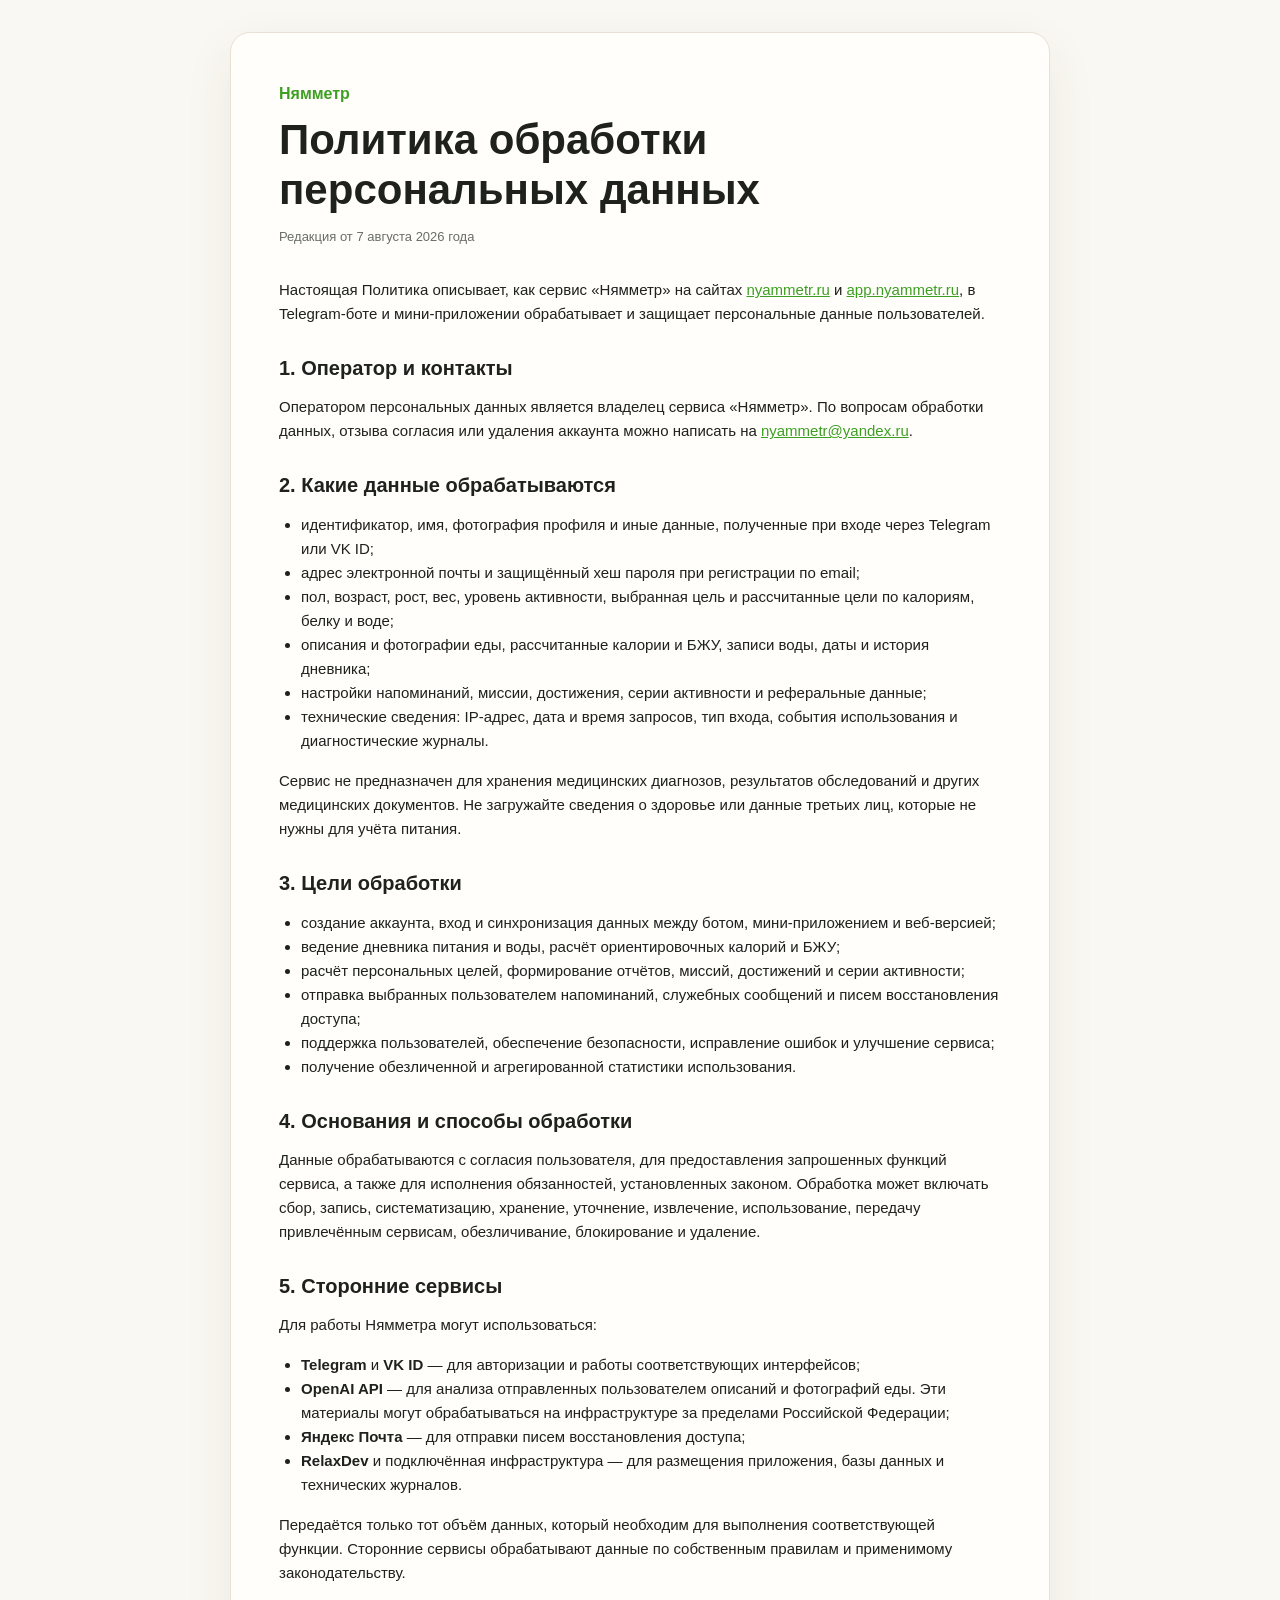
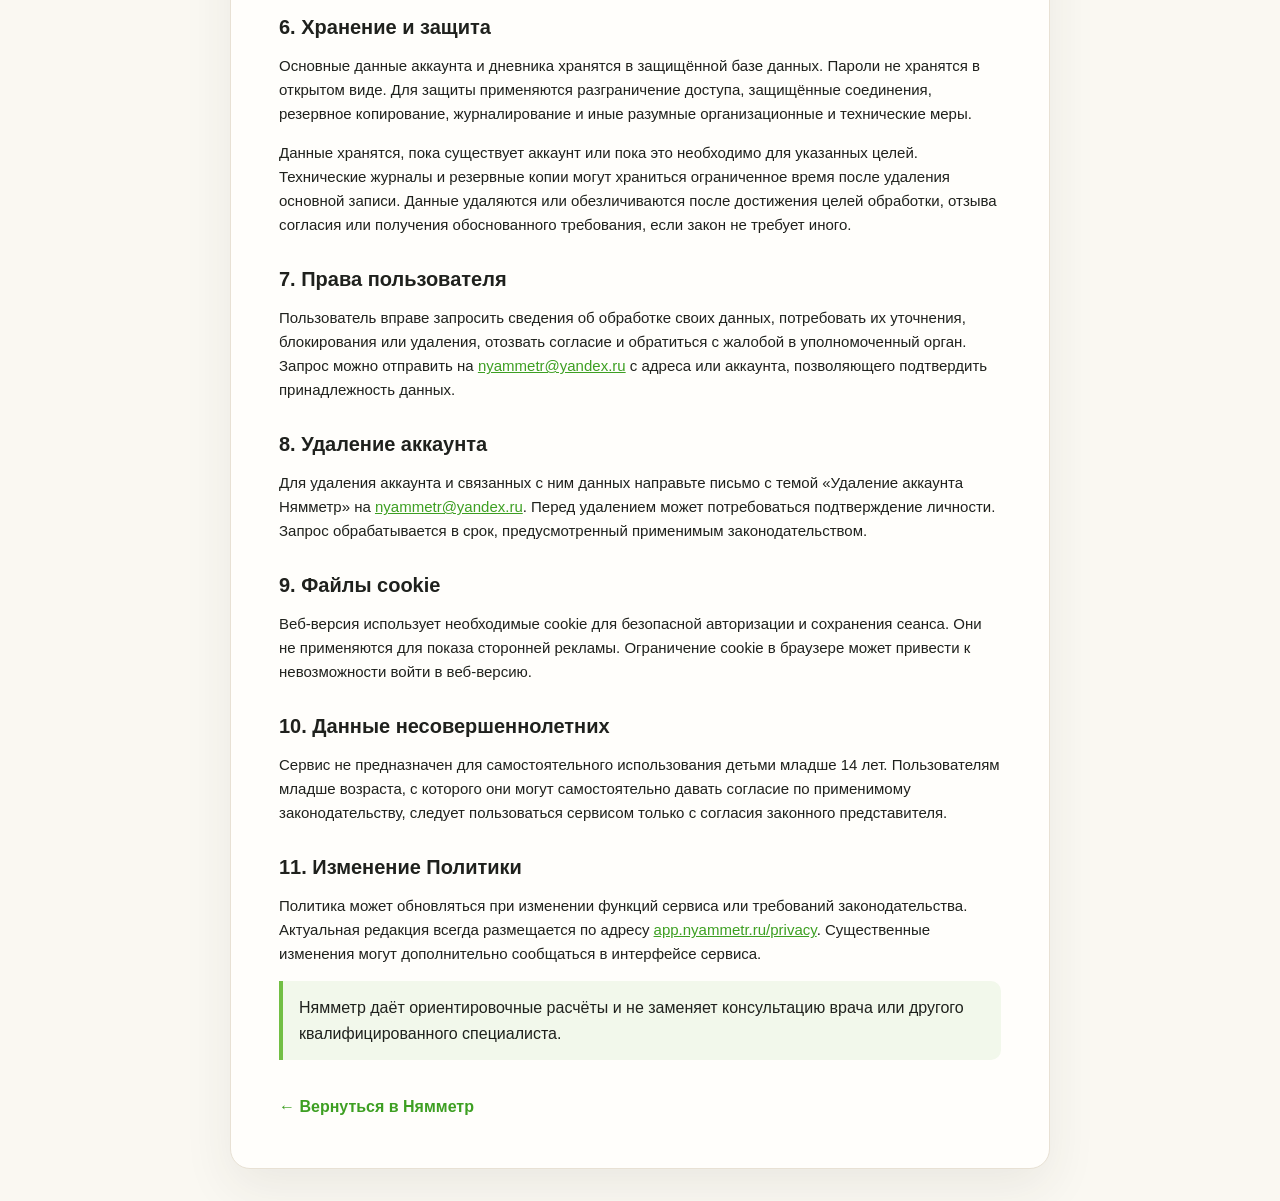
<file: public/privacy.html>
<!doctype html>
<html lang="ru">
<head>
  <meta charset="utf-8" />
  <meta name="viewport" content="width=device-width, initial-scale=1" />
  <meta name="robots" content="index,follow" />
  <title>Политика обработки персональных данных — Нямметр</title>
  <style>
    :root {
      color-scheme: light;
      --bg: #faf8f2;
      --card: #fffefb;
      --text: #1f211d;
      --muted: #696d65;
      --green: #3d9f22;
      --line: #e8e1d4;
    }
    * { box-sizing: border-box; }
    body {
      margin: 0;
      background: var(--bg);
      color: var(--text);
      font-family: Inter, -apple-system, BlinkMacSystemFont, "Segoe UI", sans-serif;
      line-height: 1.6;
    }
    main {
      width: min(100% - 28px, 820px);
      margin: 32px auto;
      padding: clamp(22px, 5vw, 48px);
      border: 1px solid var(--line);
      border-radius: 20px;
      background: var(--card);
      box-shadow: 0 18px 50px rgba(55, 48, 34, 0.08);
    }
    header { margin-bottom: 30px; }
    h1, h2 { line-height: 1.2; }
    h1 { margin: 8px 0 12px; font-size: clamp(27px, 5vw, 42px); }
    h2 { margin: 30px 0 10px; font-size: 20px; }
    p, li { font-size: 15px; }
    ul { padding-left: 22px; }
    a { color: var(--green); }
    .brand { color: var(--green); font-weight: 800; }
    .updated { color: var(--muted); font-size: 13px; }
    .notice {
      padding: 14px 16px;
      border-left: 4px solid #72bf44;
      border-radius: 0 10px 10px 0;
      background: #f2f8eb;
    }
    .back {
      display: inline-flex;
      margin-top: 34px;
      font-weight: 700;
      text-decoration: none;
    }
    @media (max-width: 560px) {
      main { width: 100%; margin: 0; border: 0; border-radius: 0; box-shadow: none; }
    }
  </style>
</head>
<body>
  <main>
    <header>
      <span class="brand">Нямметр</span>
      <h1>Политика обработки персональных данных</h1>
      <div class="updated">Редакция от 7 августа 2026 года</div>
    </header>

    <p>Настоящая Политика описывает, как сервис «Нямметр» на сайтах <a href="https://nyammetr.ru">nyammetr.ru</a> и <a href="https://app.nyammetr.ru">app.nyammetr.ru</a>, в Telegram-боте и мини-приложении обрабатывает и защищает персональные данные пользователей.</p>

    <h2>1. Оператор и контакты</h2>
    <p>Оператором персональных данных является владелец сервиса «Нямметр». По вопросам обработки данных, отзыва согласия или удаления аккаунта можно написать на <a href="mailto:nyammetr@yandex.ru">nyammetr@yandex.ru</a>.</p>

    <h2>2. Какие данные обрабатываются</h2>
    <ul>
      <li>идентификатор, имя, фотография профиля и иные данные, полученные при входе через Telegram или VK ID;</li>
      <li>адрес электронной почты и защищённый хеш пароля при регистрации по email;</li>
      <li>пол, возраст, рост, вес, уровень активности, выбранная цель и рассчитанные цели по калориям, белку и воде;</li>
      <li>описания и фотографии еды, рассчитанные калории и БЖУ, записи воды, даты и история дневника;</li>
      <li>настройки напоминаний, миссии, достижения, серии активности и реферальные данные;</li>
      <li>технические сведения: IP-адрес, дата и время запросов, тип входа, события использования и диагностические журналы.</li>
    </ul>
    <p>Сервис не предназначен для хранения медицинских диагнозов, результатов обследований и других медицинских документов. Не загружайте сведения о здоровье или данные третьих лиц, которые не нужны для учёта питания.</p>

    <h2>3. Цели обработки</h2>
    <ul>
      <li>создание аккаунта, вход и синхронизация данных между ботом, мини-приложением и веб-версией;</li>
      <li>ведение дневника питания и воды, расчёт ориентировочных калорий и БЖУ;</li>
      <li>расчёт персональных целей, формирование отчётов, миссий, достижений и серии активности;</li>
      <li>отправка выбранных пользователем напоминаний, служебных сообщений и писем восстановления доступа;</li>
      <li>поддержка пользователей, обеспечение безопасности, исправление ошибок и улучшение сервиса;</li>
      <li>получение обезличенной и агрегированной статистики использования.</li>
    </ul>

    <h2>4. Основания и способы обработки</h2>
    <p>Данные обрабатываются с согласия пользователя, для предоставления запрошенных функций сервиса, а также для исполнения обязанностей, установленных законом. Обработка может включать сбор, запись, систематизацию, хранение, уточнение, извлечение, использование, передачу привлечённым сервисам, обезличивание, блокирование и удаление.</p>

    <h2>5. Сторонние сервисы</h2>
    <p>Для работы Нямметра могут использоваться:</p>
    <ul>
      <li><strong>Telegram</strong> и <strong>VK ID</strong> — для авторизации и работы соответствующих интерфейсов;</li>
      <li><strong>OpenAI API</strong> — для анализа отправленных пользователем описаний и фотографий еды. Эти материалы могут обрабатываться на инфраструктуре за пределами Российской Федерации;</li>
      <li><strong>Яндекс Почта</strong> — для отправки писем восстановления доступа;</li>
      <li><strong>RelaxDev</strong> и подключённая инфраструктура — для размещения приложения, базы данных и технических журналов.</li>
    </ul>
    <p>Передаётся только тот объём данных, который необходим для выполнения соответствующей функции. Сторонние сервисы обрабатывают данные по собственным правилам и применимому законодательству.</p>

    <h2>6. Хранение и защита</h2>
    <p>Основные данные аккаунта и дневника хранятся в защищённой базе данных. Пароли не хранятся в открытом виде. Для защиты применяются разграничение доступа, защищённые соединения, резервное копирование, журналирование и иные разумные организационные и технические меры.</p>
    <p>Данные хранятся, пока существует аккаунт или пока это необходимо для указанных целей. Технические журналы и резервные копии могут храниться ограниченное время после удаления основной записи. Данные удаляются или обезличиваются после достижения целей обработки, отзыва согласия или получения обоснованного требования, если закон не требует иного.</p>

    <h2>7. Права пользователя</h2>
    <p>Пользователь вправе запросить сведения об обработке своих данных, потребовать их уточнения, блокирования или удаления, отозвать согласие и обратиться с жалобой в уполномоченный орган. Запрос можно отправить на <a href="mailto:nyammetr@yandex.ru">nyammetr@yandex.ru</a> с адреса или аккаунта, позволяющего подтвердить принадлежность данных.</p>

    <h2>8. Удаление аккаунта</h2>
    <p>Для удаления аккаунта и связанных с ним данных направьте письмо с темой «Удаление аккаунта Нямметр» на <a href="mailto:nyammetr@yandex.ru">nyammetr@yandex.ru</a>. Перед удалением может потребоваться подтверждение личности. Запрос обрабатывается в срок, предусмотренный применимым законодательством.</p>

    <h2>9. Файлы cookie</h2>
    <p>Веб-версия использует необходимые cookie для безопасной авторизации и сохранения сеанса. Они не применяются для показа сторонней рекламы. Ограничение cookie в браузере может привести к невозможности войти в веб-версию.</p>

    <h2>10. Данные несовершеннолетних</h2>
    <p>Сервис не предназначен для самостоятельного использования детьми младше 14 лет. Пользователям младше возраста, с которого они могут самостоятельно давать согласие по применимому законодательству, следует пользоваться сервисом только с согласия законного представителя.</p>

    <h2>11. Изменение Политики</h2>
    <p>Политика может обновляться при изменении функций сервиса или требований законодательства. Актуальная редакция всегда размещается по адресу <a href="https://app.nyammetr.ru/privacy">app.nyammetr.ru/privacy</a>. Существенные изменения могут дополнительно сообщаться в интерфейсе сервиса.</p>

    <div class="notice">Нямметр даёт ориентировочные расчёты и не заменяет консультацию врача или другого квалифицированного специалиста.</div>

    <a class="back" href="/web">← Вернуться в Нямметр</a>
  </main>
</body>
</html>
</file>
<file: public/styles.css>
:root {
  --green: #5cb433;
  --green-dark: #429328;
  --green-soft: #edf8df;
  --orange: #ff9f1f;
  --ink: #151515;
  --muted: #666b72;
  --line: #ece7d9;
  --paper: #fffdf8;
  --soft: #f7f2e4;
  --shadow: 0 14px 34px rgba(55, 42, 20, 0.12);
  font-family: Inter, ui-sans-serif, system-ui, -apple-system, BlinkMacSystemFont, "Segoe UI", sans-serif;
}

* {
  box-sizing: border-box;
}

body {
  min-height: 100vh;
  margin: 0;
  display: grid;
  place-items: center;
  background:
    radial-gradient(circle at 50% 8%, rgba(255, 255, 255, 0.98) 0 20%, transparent 42%),
    linear-gradient(135deg, #fbf8ef, #eee6d7);
  color: var(--ink);
}

button {
  font: inherit;
}

.phone-shell {
  width: min(100vw, 430px);
  min-height: min(100vh, 860px);
  position: relative;
  overflow: visible;
  background:
    radial-gradient(circle at 50% 2%, rgba(255, 255, 255, 0.98), transparent 44%),
    linear-gradient(180deg, #fff 0%, #fbf7ec 100%);
  border: 1px solid #d8d1c1;
  border-radius: 34px;
  box-shadow: 0 22px 60px rgba(41, 32, 15, 0.24);
  padding: 8px 18px calc(124px + env(safe-area-inset-bottom, 0px));
}

.icon-button {
  justify-self: end;
  width: 36px;
  height: 36px;
  border-radius: 50%;
  border: 1px solid #ddd7ca;
  background: rgba(255, 255, 255, 0.72);
  font-weight: 800;
}

.screen {
  display: none;
}

.screen.active {
  display: block;
  animation: rise 0.22s ease-out;
}

.screen[data-screen="missions"] {
  padding-top: max(12px, env(safe-area-inset-top, 0px));
}

@keyframes rise {
  from {
    opacity: 0;
    transform: translateY(8px);
  }
  to {
    opacity: 1;
    transform: translateY(0);
  }
}

.cat-hero {
  position: relative;
  height: 238px;
  display: grid;
  place-items: center;
  overflow: hidden;
}

.hero-cat-art {
  position: relative;
  z-index: 2;
  width: 294px;
  height: 294px;
  object-fit: contain;
  object-position: center;
  transform: translateY(-20px);
  filter: drop-shadow(0 10px 18px rgba(55, 42, 20, 0.08));
}

.party::before {
  content: "";
  position: absolute;
  width: 245px;
  height: 245px;
  border-radius: 50%;
  background: #f4f0d6;
  opacity: 0.8;
}

.cat-hero::before {
  content: "";
  position: absolute;
  width: 218px;
  height: 218px;
  border-radius: 50%;
  background: #f7f3df;
  opacity: 0.42;
  transform: translateY(12px);
}

[data-screen="home"] > .cat-hero {
  height: 210px;
}

[data-screen="home"] .hero-cat-art {
  transform: translateY(-30px);
}

[data-screen="home"] > .primary-action {
  position: relative;
  top: -4px;
  z-index: 4;
  margin-top: -18px;
  margin-bottom: -4px;
}

.heart-bubble {
  position: absolute;
  right: 20px;
  top: 28px;
  width: 52px;
  height: 52px;
  border-radius: 50%;
  display: grid;
  place-items: center;
  color: var(--green);
  font-size: 28px;
  background: white;
  border: 1px solid #e5dfc2;
  box-shadow: var(--shadow);
  z-index: 4;
}

.cat {
  width: 210px;
  height: 230px;
  position: relative;
  z-index: 2;
}

.head {
  position: absolute;
  inset: 38px 12px 0;
  background: #fff;
  border: 5px solid #111;
  border-radius: 48% 48% 44% 44%;
  overflow: hidden;
}

.ear {
  position: absolute;
  top: 15px;
  width: 56px;
  height: 72px;
  background: #fff;
  border: 5px solid #111;
  border-radius: 14px 70% 14px 14px;
  transform: rotate(-14deg);
  z-index: 1;
}

.ear::after {
  content: "";
  position: absolute;
  inset: 15px 14px;
  background: #ff8936;
  clip-path: polygon(50% 0, 100% 100%, 0 100%);
}

.ear.left {
  left: 28px;
}

.ear.right {
  right: 28px;
  transform: rotate(14deg) scaleX(-1);
}

.patch {
  position: absolute;
  right: -5px;
  top: -8px;
  width: 82px;
  height: 78px;
  background: var(--orange);
  border-bottom-left-radius: 70%;
}

.eye {
  position: absolute;
  top: 82px;
  width: 34px;
  height: 18px;
  border-top: 5px solid #111;
  border-radius: 50%;
}

.eye.left {
  left: 45px;
}

.eye.right {
  right: 45px;
}

.nose {
  position: absolute;
  left: 50%;
  top: 99px;
  width: 18px;
  height: 13px;
  background: #111;
  border-radius: 50%;
  transform: translateX(-50%);
}

.mouth {
  position: absolute;
  left: 50%;
  top: 112px;
  width: 30px;
  height: 24px;
  border: 4px solid #111;
  border-top: 0;
  border-radius: 0 0 22px 22px;
  transform: translateX(-50%);
  background: #ff8a6d;
}

.whisker {
  position: absolute;
  width: 46px;
  height: 4px;
  background: #111;
  border-radius: 99px;
}

.w1 {
  left: 12px;
  top: 104px;
  transform: rotate(6deg);
}

.w2 {
  left: 8px;
  top: 126px;
  transform: rotate(-10deg);
}

.w3 {
  right: 12px;
  top: 104px;
  transform: rotate(-6deg);
}

.w4 {
  right: 8px;
  top: 126px;
  transform: rotate(10deg);
}

.bowl {
  position: absolute;
  left: 44px;
  bottom: 0;
  width: 122px;
  height: 62px;
  background: #66bd40;
  border: 5px solid #111;
  border-radius: 18px 18px 45px 45px;
  z-index: 3;
}

.bowl::before {
  content: "";
  position: absolute;
  left: 18px;
  right: 18px;
  top: -34px;
  height: 42px;
  background: white;
  border: 5px solid #111;
  border-radius: 50%;
}

.bowl span {
  position: absolute;
  top: -18px;
  width: 10px;
  height: 10px;
  border-radius: 50%;
  background: #111;
  z-index: 4;
}

.bowl span:nth-child(1) { left: 39px; }
.bowl span:nth-child(2) { left: 56px; }
.bowl span:nth-child(3) { left: 73px; }

.status-row,
.calorie-card,
.tip-card,
.meal-card,
.streak-card,
.mission-card {
  width: 100%;
  border: 1px solid var(--line);
  border-radius: 20px;
  background: rgba(255, 255, 255, 0.9);
  box-shadow: var(--shadow);
}

.status-row {
  min-height: 74px;
  display: grid;
  grid-template-columns: auto 1fr auto;
  align-items: center;
  gap: 13px;
  padding: 12px 16px;
  border: 1px solid var(--line);
  font: inherit;
  text-align: left;
  cursor: pointer;
}

.status-cat-icon {
  width: 56px;
  height: 56px;
  object-fit: contain;
  border-radius: 50%;
  filter: drop-shadow(0 5px 10px rgba(72, 157, 43, 0.18));
}

.status-row span,
.tip-card small,
.meal-card small,
.mission-card small {
  display: block;
  color: var(--muted);
  margin-top: 3px;
}

.round-icon {
  width: 52px;
  height: 52px;
  display: grid;
  place-items: center;
  border-radius: 50%;
  color: white;
  font-size: 21px;
  font-weight: 800;
}

.happy,
.fire {
  background: linear-gradient(145deg, #78c64b, #42a52d);
}

.fire {
  background: transparent;
  box-shadow: none;
}

.fire img {
  width: 62px;
  height: 62px;
  object-fit: contain;
  display: block;
}

.calorie-card {
  margin-top: 16px;
  padding: 20px 16px;
}

.water-strip {
  width: 100%;
  min-height: 72px;
  margin-top: 10px;
  display: grid;
  grid-template-columns: 34px minmax(0, 1fr) auto;
  align-items: center;
  gap: 10px;
  padding: 10px 12px;
  border: 1px solid #dcecf3;
  border-radius: 16px;
  background: rgba(248, 253, 255, 0.94);
  box-shadow: 0 8px 20px rgba(39, 123, 162, 0.1);
}

.water-drop {
  width: 34px;
  height: 34px;
  display: grid;
  place-items: center;
  border-radius: 50%;
  background: #e5f7fd;
  font-size: 21px;
}

.water-content {
  min-width: 0;
}

.water-heading {
  display: flex;
  align-items: baseline;
  justify-content: space-between;
  gap: 8px;
  font-size: 13px;
}

.water-heading strong {
  font-size: 15px;
}

.water-heading span {
  white-space: nowrap;
  color: #4d6975;
}

.water-progress {
  height: 7px;
  margin-top: 5px;
  overflow: hidden;
  border-radius: 999px;
  background: #dfeff4;
}

.water-progress span {
  display: block;
  height: 100%;
  border-radius: inherit;
  background: linear-gradient(90deg, #43bde7, #75d7ef);
  transition: width 0.24s ease;
}

.water-content small {
  display: block;
  margin-top: 3px;
  color: #71838a;
  font-size: 10px;
}

.water-actions {
  display: flex;
  align-items: center;
  gap: 5px;
}

.water-actions button {
  height: 32px;
  min-width: 32px;
  padding: 0 8px;
  border: 1px solid #b9dce8;
  border-radius: 9px;
  background: white;
  color: #258cb3;
  font-size: 13px;
  font-weight: 800;
}

.water-actions button:first-child {
  padding: 0;
  font-size: 20px;
}

.water-actions button:disabled {
  opacity: 0.38;
}

.card-top {
  display: grid;
  grid-template-columns: auto 1fr;
  gap: 13px;
  align-items: center;
}

.calorie-card strong {
  display: block;
  font-size: 32px;
  line-height: 1.1;
}

.calorie-card em {
  color: #2b2b2b;
  font-size: 20px;
  font-style: normal;
  font-weight: 500;
}

.progress-line {
  height: 13px;
  margin-top: 12px;
  border-radius: 999px;
  background: #eeeade;
  overflow: hidden;
}

.progress-line span {
  display: block;
  height: 100%;
  border-radius: inherit;
  background: linear-gradient(90deg, var(--green), #69c33b);
}

.macro-grid {
  display: grid;
  grid-template-columns: repeat(3, minmax(0, 1fr));
  gap: 8px;
  margin-top: 14px;
  color: var(--muted);
  font-size: 14px;
  text-align: center;
}

.macro-grid > span {
  min-width: 0;
  display: grid;
  grid-template-columns: 17px auto auto;
  align-items: baseline;
  justify-content: center;
  column-gap: 5px;
  white-space: nowrap;
  line-height: 1.1;
  font-weight: 500;
}

.macro-grid b {
  color: var(--green-dark);
  font-size: 18px;
  font-weight: 650;
  text-align: right;
  min-width: 17px;
}

.macro-current {
  color: #262626;
  font-size: 14px;
  font-weight: 700;
  margin-left: 0;
}

.macro-grid small {
  color: var(--muted);
  font-size: 12px;
  font-weight: 500;
}

.macro-grid > span:nth-child(2) b,
.macro-grid > span:nth-child(3) b {
  color: #f28b17;
}

.primary-action {
  width: 100%;
  height: 52px;
  margin-top: 16px;
  border: 0;
  border-radius: 17px;
  color: white;
  background: linear-gradient(180deg, #6fc444, #49a52d);
  box-shadow: 0 9px 18px rgba(72, 157, 43, 0.24);
  display: inline-flex;
  align-items: center;
  justify-content: center;
  gap: 10px;
  font-size: 19px;
  font-weight: 650;
}

.primary-action {
  line-height: 1;
}

.action-plus,
.action-label {
  transform: translateY(-3px);
}

.primary-action .action-plus {
  display: inline-grid;
  width: 22px;
  height: 22px;
  place-items: center;
  border-radius: 50%;
  background: white;
  color: var(--green);
  position: relative;
  font-size: 0;
  line-height: 0;
  flex: 0 0 22px;
}

.primary-action .action-plus::before,
.primary-action .action-plus::after {
  content: "";
  position: absolute;
  left: 50%;
  top: 50%;
  width: 12px;
  height: 3px;
  border-radius: 999px;
  background: var(--green);
  transform: translate(-50%, -50%);
}

.primary-action .action-plus::after {
  transform: translate(-50%, -50%) rotate(90deg);
}

.primary-action .action-label {
  display: inline-block;
  line-height: 1;
}

.add-food-menu {
  display: grid;
  grid-template-columns: repeat(2, minmax(0, 1fr));
  gap: 12px;
  max-height: 0;
  margin-top: 0;
  opacity: 0;
  overflow: hidden;
  transform: translateY(-8px);
  transition: max-height 0.22s ease, margin-top 0.22s ease, opacity 0.18s ease, transform 0.22s ease;
}

.add-food-menu.open {
  max-height: 340px;
  margin-top: 12px;
  opacity: 1;
  transform: translateY(0);
}

.add-food-menu button {
  min-height: 76px;
  border: 1px solid var(--line);
  border-radius: 18px;
  background: rgba(255, 255, 255, 0.84);
  box-shadow: 0 8px 18px rgba(55, 42, 20, 0.1);
  color: #202020;
  font-size: 15px;
  font-weight: 800;
}

.add-food-menu span {
  display: block;
  margin-bottom: 6px;
  color: var(--green);
  font-size: 28px;
}

.tip-card {
  min-height: 74px;
  margin-top: 16px;
  display: grid;
  grid-template-columns: 34px 1fr 58px;
  align-items: center;
  gap: 12px;
  padding: 11px 10px 11px 14px;
  background: #faf8e8;
  box-shadow: 0 8px 18px rgba(55, 42, 20, 0.1);
  overflow: hidden;
  position: relative;
  cursor: pointer;
  -webkit-tap-highlight-color: transparent;
}

.diary-insight {
  cursor: pointer;
}

.diary-insight > div {
  min-width: 0;
  align-self: center;
}

.diary-insight strong {
  display: block;
  line-height: 1.2;
}

.diary-insight small {
  display: block;
  margin-top: 4px;
  line-height: 1.3;
}

.diary-insight-advice {
  margin-top: 8px !important;
  padding-top: 8px;
  border-top: 1px solid #e7dfc8;
  color: #4f773b !important;
  font-weight: 700;
}

.diary-insight-advice[hidden] {
  display: none;
}

.diary-insight[aria-expanded="true"] {
  min-height: 98px;
}

.personal-foods {
  grid-column: 1 / -1;
  min-width: 0;
}

.personal-foods[hidden] {
  display: none;
}

.personal-foods-title {
  display: block;
  margin: 0 0 8px;
  color: var(--muted);
  font-size: 13px;
  font-weight: 700;
}

.personal-food-list {
  display: grid;
  gap: 7px;
}

.add-food-menu .personal-food-button {
  display: grid;
  grid-template-columns: minmax(0, 1fr) auto;
  align-items: center;
  gap: 10px;
  min-height: 42px;
  padding: 8px 13px;
  border-radius: 13px;
  text-align: left;
}

.add-food-menu .personal-food-button span {
  min-width: 0;
  margin: 0;
  overflow: hidden;
  color: #202020;
  font-size: 14px;
  text-overflow: ellipsis;
  white-space: nowrap;
}

.add-food-menu .personal-food-button small {
  color: var(--green-dark);
  font-size: 12px;
  font-weight: 800;
}

.referral-status-row {
  min-height: 86px;
}

.referral-status-row .status-cat-icon {
  width: 62px;
  height: 62px;
  transform: scale(1.25);
}

.referral-status-row span {
  max-width: 220px;
  line-height: 1.28;
}

.tip-paw {
  width: 31px;
  height: 31px;
  object-fit: contain;
  transform: rotate(-8deg);
}

.tip-cat {
  width: 74px;
  height: 70px;
  object-fit: contain;
  justify-self: end;
  align-self: end;
  margin-right: -16px;
  margin-bottom: -20px;
}

.day-switch {
  height: 54px;
  display: flex;
  align-items: center;
  gap: 10px;
  position: relative;
}

.day-arrow {
  width: 30px;
  height: 30px;
  border: 0;
  border-radius: 50%;
  background: #f0ebdd;
  font-size: 28px;
  line-height: 1;
}

.day-arrow:disabled {
  opacity: 0.35;
  cursor: default;
}

.date-label {
  min-width: 112px;
  height: 34px;
  border: 0;
  border-radius: 999px;
  background: #f7f1e2;
  color: var(--ink);
  font-size: 18px;
  font-weight: 800;
  padding: 0 14px;
}

.date-picker {
  position: absolute;
  left: 40px;
  top: 10px;
  width: 1px;
  height: 1px;
  opacity: 0;
  pointer-events: none;
}

.mini-calendar {
  position: absolute;
  left: 0;
  top: 46px;
  z-index: 30;
  width: min(318px, calc(100vw - 42px));
  padding: 12px;
  border: 1px solid #eadfca;
  border-radius: 18px;
  background: rgba(255, 252, 246, 0.98);
  box-shadow: 0 18px 34px rgba(55, 42, 20, 0.16);
}

.calendar-head {
  display: grid;
  grid-template-columns: 36px 1fr 36px;
  align-items: center;
  gap: 8px;
  margin-bottom: 10px;
}

.calendar-head strong {
  text-align: center;
  font-size: 15px;
  text-transform: capitalize;
}

.calendar-head button,
.calendar-grid button {
  border: 0;
  font: inherit;
}

.calendar-head button {
  width: 34px;
  height: 34px;
  border-radius: 50%;
  background: #f1eadc;
  font-size: 22px;
  font-weight: 900;
}

.calendar-week,
.calendar-grid {
  display: grid;
  grid-template-columns: repeat(7, 1fr);
  gap: 5px;
}

.calendar-week {
  margin-bottom: 6px;
  color: var(--muted);
  font-size: 11px;
  font-weight: 800;
  text-align: center;
}

.calendar-grid button {
  position: relative;
  min-width: 0;
  height: 34px;
  border-radius: 11px;
  background: transparent;
  color: var(--ink);
  font-size: 13px;
  font-weight: 800;
}

.calendar-grid button.muted {
  color: #b8afa0;
}

.calendar-grid button:disabled {
  color: #c8c1b5;
  opacity: 0.45;
  cursor: default;
}

.calendar-grid button.has-data {
  background: #e4f8d7;
  color: var(--green-dark);
}

.calendar-grid button.has-data::after {
  content: "";
  position: absolute;
  left: 50%;
  bottom: 4px;
  width: 5px;
  height: 5px;
  border-radius: 50%;
  background: var(--green);
  transform: translateX(-50%);
}

.calendar-grid button.has-freeze {
  background: #e7f7fb;
  color: #2786a0;
}

.calendar-grid button.has-freeze::after {
  content: "❄";
  position: absolute;
  right: 2px;
  top: 1px;
  font-size: 9px;
  line-height: 1;
}

.calendar-grid button.selected {
  outline: 2px solid var(--green);
  outline-offset: -2px;
}

.calendar-grid button.in-range {
  border-radius: 8px;
  background: #eef9e7;
}

.calendar-grid button.range-start,
.calendar-grid button.range-end {
  background: var(--green);
  color: white;
  outline: 0;
}

.calendar-grid button.range-start::after,
.calendar-grid button.range-end::after {
  background: white;
}

.calendar-period-actions {
  display: grid;
  gap: 8px;
  margin-top: 12px;
  padding-top: 10px;
  border-top: 1px solid #eee4d2;
}

.calendar-period-actions small {
  color: var(--muted);
  text-align: center;
}

.calendar-period-actions div {
  display: grid;
  grid-template-columns: 0.75fr 1.25fr;
  gap: 8px;
}

.calendar-period-actions button {
  min-height: 38px;
  border: 0;
  border-radius: 12px;
  background: var(--green);
  color: white;
  font: inherit;
  font-size: 13px;
  font-weight: 900;
}

.calendar-period-actions button.calendar-cancel {
  background: #f1eadc;
  color: var(--ink);
}

.calendar-period-actions button:disabled {
  opacity: 0.45;
}

.period-report-modal {
  position: fixed;
  inset: 0;
  z-index: 80;
  display: grid;
  align-items: end;
  padding: 14px;
  background: rgba(24, 22, 18, 0.34);
}

.period-report-modal[hidden] {
  display: none;
}

.period-report-sheet {
  width: min(100%, 394px);
  max-height: calc(100vh - 28px);
  margin: 0 auto;
  padding: 20px;
  border: 1px solid var(--line);
  border-radius: 22px;
  background: #fffdf8;
  box-shadow: 0 22px 50px rgba(31, 24, 11, 0.24);
}

.period-report-sheet header {
  display: flex;
  align-items: flex-start;
  justify-content: space-between;
  gap: 16px;
}

.period-report-sheet header small,
.period-report-sheet header strong {
  display: block;
}

.period-report-sheet header small {
  color: var(--muted);
  font-size: 12px;
}

.period-report-sheet header strong {
  margin-top: 2px;
  font-size: 24px;
}

.period-report-sheet header button {
  width: 36px;
  height: 36px;
  flex: 0 0 36px;
  border: 0;
  border-radius: 50%;
  background: #f1eadc;
  color: var(--ink);
  font-size: 26px;
  line-height: 1;
}

.period-report-days {
  display: grid;
  grid-template-columns: repeat(7, 1fr);
  gap: 5px;
  margin: 18px 0;
}

.period-report-days span {
  display: grid;
  place-items: center;
  min-width: 0;
  height: 49px;
  border-radius: 12px;
  background: #f4efe4;
  color: #948d80;
}

.period-report-days span.active {
  background: #e4f8d7;
  color: var(--green-dark);
}

.period-report-days span.frozen {
  background: #e7f7fb;
  color: #2786a0;
}

.period-report-days small {
  font-size: 9px;
  text-transform: capitalize;
}

.period-report-days b {
  font-size: 15px;
}

.period-report-grid {
  display: grid;
  grid-template-columns: 1fr 1fr;
  gap: 8px;
}

.period-report-grid span {
  min-width: 0;
  padding: 12px;
  border-radius: 12px;
  background: #f8f3e7;
}

.period-report-grid small,
.period-report-grid strong {
  display: block;
}

.period-report-grid small {
  color: var(--muted);
  font-size: 11px;
}

.period-report-grid strong {
  margin-top: 4px;
  color: var(--green-dark);
  font-size: 20px;
}

.period-report-detail,
.period-report-empty {
  margin: 12px 0 0;
  padding-top: 12px;
  border-top: 1px solid #eee4d2;
  font-size: 14px;
  font-weight: 700;
}

.period-report-empty {
  color: var(--muted);
  text-align: center;
}

.peek {
  position: absolute;
  right: 28px;
  bottom: -22px;
  transform: rotate(-4deg);
  z-index: 1;
}

.peek-art {
  position: absolute;
  right: 18px;
  bottom: -24px;
  width: 76px;
  height: 76px;
  object-fit: contain;
  object-position: center;
  z-index: 1;
}

.diary-summary {
  position: relative;
  z-index: 2;
  margin-top: 8px;
}

.diary-summary > small {
  font-weight: 700;
}

.boxed > span {
  padding: 12px 8px;
  border-radius: 12px;
  background: #faf6ec;
  flex-wrap: wrap;
  row-gap: 4px;
}

.boxed .macro-percent {
  flex-basis: 100%;
  font-size: 12px;
}

h2 {
  margin: 22px 8px 10px;
  font-size: 18px;
}

.meal-list {
  display: grid;
  gap: 10px;
}

.meal-card {
  overflow: hidden;
}

.meal-toggle {
  width: 100%;
  min-height: 78px;
  border: 0;
  display: grid;
  grid-template-columns: 60px 1fr auto;
  align-items: center;
  gap: 12px;
  padding: 10px 15px;
  background: transparent;
  text-align: left;
}

.meal-emoji {
  width: 54px;
  height: 54px;
  display: grid;
  place-items: center;
  border-radius: 50%;
  background: #fbf5e9;
  overflow: hidden;
}

.meal-emoji img {
  width: 58px;
  height: 58px;
  object-fit: contain;
  object-position: center;
}

.meal-toggle strong {
  color: var(--green-dark);
  font-size: 19px;
  white-space: nowrap;
}

.meal-actions {
  display: grid;
  grid-template-columns: repeat(2, minmax(0, 1fr));
  gap: 8px;
  max-height: 0;
  padding: 0 14px;
  border-top: 1px solid transparent;
  opacity: 0;
  overflow: hidden;
  transform: translateY(-6px);
  transition: max-height 0.22s ease, padding 0.22s ease, opacity 0.18s ease, transform 0.22s ease;
}

.meal-card.open .meal-actions {
  max-height: 280px;
  padding: 0 14px 14px;
  border-top-color: #f0eadc;
  opacity: 1;
  transform: translateY(0);
}

.diary-add-food {
  display: grid;
  gap: 7px;
  margin: 12px 4px 4px;
}

.diary-add-food[hidden] {
  display: none;
}

.diary-add-food > small {
  color: var(--muted);
  font-size: 12px;
  font-weight: 700;
  text-align: center;
}

.diary-add-food > div {
  display: grid;
  grid-template-columns: repeat(2, minmax(0, 1fr));
  gap: 8px;
}

.diary-add-food button {
  min-height: 42px;
  border: 1px solid #dcefd1;
  border-radius: 8px;
  background: #f4fbef;
  color: var(--green-dark);
  font-size: 13px;
  font-weight: 800;
}

.dish-list {
  grid-column: 1 / -1;
  display: grid;
  gap: 7px;
  padding-top: 12px;
}

.dish-list span {
  display: grid;
  grid-template-columns: minmax(0, 1fr) auto auto;
  gap: 8px;
  align-items: baseline;
  min-height: 28px;
  padding: 0 2px;
}

.dish-list b {
  font-size: 14px;
}

.dish-list small {
  color: var(--muted);
  font-size: 12px;
}

.dish-list strong {
  color: var(--green-dark);
  font-size: 13px;
  white-space: nowrap;
}

.meal-actions button {
  min-height: 38px;
  border: 1px solid #e9e1cf;
  border-radius: 12px;
  background: #fbf7eb;
  color: #303030;
  font-size: 13px;
  font-weight: 800;
}

.meal-actions button:disabled {
  opacity: 0.55;
  cursor: wait;
}

.meal-actions .danger {
  color: #c6432b;
  background: #fff2ee;
  border-color: #f2d4ca;
}

.wide {
  margin-top: 10px;
  grid-template-columns: 34px 1fr 96px;
  column-gap: 10px;
  padding-right: 12px;
}

.wide .tip-cat {
  width: 90px;
  height: 84px;
  margin-right: 2px;
  margin-bottom: -24px;
}

.party {
  height: 292px;
  display: grid;
  place-items: center;
  position: relative;
  margin-top: -24px;
  margin-bottom: 0;
  overflow: hidden;
}

.mission-cat-art {
  position: relative;
  z-index: 2;
  width: 368px;
  max-width: none;
  height: 310px;
  object-fit: contain;
  object-position: center;
  transform: translateY(20px);
  filter: drop-shadow(0 12px 20px rgba(55, 42, 20, 0.08));
}

.party > span {
  position: absolute;
  color: var(--green);
  font-size: 28px;
}

.party > span:nth-child(1) { left: 20px; top: 82px; color: #ffc22f; }
.party > span:nth-child(2) { right: 28px; top: 92px; color: #ffc22f; }
.party > span:nth-child(3) { left: 42px; bottom: 58px; }
.party > span:nth-child(4) { right: 54px; bottom: 56px; }

.medal {
  transform: scale(0.9);
}

.coin {
  position: absolute;
  left: 78px;
  bottom: 10px;
  width: 58px;
  height: 58px;
  display: grid;
  place-items: center;
  border-radius: 50%;
  background: #ffc54c;
  border: 5px solid #111;
  color: #d57800;
  font-size: 32px;
  z-index: 4;
}

.streak-card {
  position: relative;
  z-index: 5;
  width: min(324px, calc(100% - 56px));
  margin: -38px auto 0;
  display: grid;
  grid-template-rows: auto auto;
  align-items: center;
  justify-content: center;
  row-gap: 4px;
  min-height: 68px;
  font-size: 20px;
  padding: 8px 14px;
  line-height: 1.05;
}

.streak-main {
  display: flex;
  align-items: center;
  justify-content: center;
  gap: 7px;
  width: 100%;
  white-space: nowrap;
}

.streak-card strong {
  color: var(--green-dark);
}

.streak-card b {
  color: #ff771b;
}

.streak-freeze-indicator {
  display: block;
  width: 100%;
  color: #2786a0;
  font-size: 11px;
  font-weight: 800;
  line-height: 1.2;
  text-align: center;
  white-space: nowrap;
}

.streak-freeze-indicator[hidden],
.streak-rescue-card[hidden],
.streak-rescue-actions[hidden],
.streak-rescue-actions button[hidden] {
  display: none;
}

.streak-rescue-card {
  min-height: 104px;
  margin-top: 10px;
  display: grid;
  grid-template-columns: 46px minmax(0, 1fr);
  align-items: center;
  gap: 11px;
  padding: 12px 14px;
  border: 1px solid #ccecf4;
  border-radius: 18px;
  background: #eefaff;
  box-shadow: 0 8px 18px rgba(39, 134, 160, 0.1);
}

.streak-rescue-card.saved {
  min-height: 76px;
}

.streak-rescue-icon {
  display: grid;
  place-items: center;
  width: 44px;
  height: 44px;
  border-radius: 50%;
  background: #d9f3fb;
  font-size: 25px;
}

.streak-rescue-card strong,
.streak-rescue-card small {
  display: block;
}

.streak-rescue-card strong {
  margin-bottom: 3px;
  font-size: 15px;
}

.streak-rescue-card small {
  color: #58727a;
  font-size: 12px;
  line-height: 1.3;
}

.streak-rescue-actions {
  display: grid;
  grid-template-columns: 1fr 1fr;
  gap: 7px;
  margin-top: 9px;
}

.streak-rescue-actions button {
  min-width: 0;
  min-height: 34px;
  padding: 6px 8px;
  border: 1px solid #b8dfe9;
  border-radius: 11px;
  background: #fff;
  color: #246e82;
  font-size: 11px;
  font-weight: 800;
}

.streak-rescue-actions .freeze-action {
  background: #dff6fc;
}

.mission-card {
  margin-top: 10px;
  min-height: 84px;
  display: grid;
  grid-template-columns: 52px 1fr auto;
  align-items: center;
  column-gap: 12px;
  padding: 10px 14px;
  background: #f7f9e8;
  cursor: pointer;
}

.mission-card:focus-visible {
  outline: 2px solid var(--green);
  outline-offset: 3px;
}

.mission-icon {
  width: 50px;
  height: 48px;
  display: grid;
  place-items: center start;
}

.mission-icon img {
  width: 50px;
  height: 50px;
  display: block;
  object-fit: contain;
}

.achievements-title {
  margin-top: 18px;
  display: flex;
  justify-content: space-between;
  align-items: baseline;
}

.achievements-title small {
  color: var(--muted);
}

.referral-card {
  background: #f3f8e9;
}

.referral-icon {
  overflow: hidden;
  border-radius: 50%;
}

.referral-icon img {
  transform: scale(1.12);
}

.mission-card p {
  margin: 5px 0 0;
  color: #5f6a4f;
  font-size: 12px;
  line-height: 1.28;
  font-weight: 600;
}

.mission-card p[hidden] {
  display: none;
}

.achievement-pager {
  width: fit-content;
  display: grid;
  grid-template-columns: 28px auto 28px;
  align-items: center;
  gap: 7px;
  margin: 2px auto 10px;
  color: var(--muted);
  font-size: 13px;
  font-weight: 800;
}

.achievement-pager button {
  width: 28px;
  height: 28px;
  border: 0;
  border-radius: 50%;
  background: #f1eadc;
  color: var(--ink);
  font-size: 24px;
  line-height: 1;
  font-weight: 900;
}

.achievement-pager button:disabled {
  opacity: 0.35;
}

.badges {
  display: grid;
  grid-template-columns: repeat(4, minmax(0, 1fr));
  gap: 0 8px;
  align-items: stretch;
}

.badges span {
  min-width: 0;
  display: grid;
  justify-items: center;
  align-content: start;
  grid-template-rows: 76px 28px;
  gap: 4px;
  min-height: 108px;
  text-align: center;
  cursor: pointer;
  -webkit-tap-highlight-color: transparent;
}

.badges span[hidden] {
  display: none;
}

.badges b {
  width: 74px;
  height: 74px;
  display: grid;
  place-items: center;
  overflow: hidden;
  border-radius: 50%;
  background: transparent;
  box-shadow: 0 8px 14px rgba(55, 42, 20, 0.08);
}

.badges b img {
  width: 74px;
  height: 74px;
  display: block;
  object-fit: contain;
}

.badges small {
  color: #3e3e3e;
  font-size: 10px;
  line-height: 1.15;
  font-weight: 700;
  display: grid;
  align-items: start;
}

.badges span.locked b {
  filter: grayscale(1);
  opacity: 0.42;
  box-shadow: none;
}

.badges span.locked small {
  color: #9a958c;
}

.lower {
  margin-top: 24px;
}

.missions-hero {
  height: 215px;
}

.screen[data-screen="legacy-missions"] .missions-hero {
  margin-top: 0;
}

.screen[data-screen="legacy-missions"] .missions-view-switch {
  position: relative;
  z-index: 3;
  transform: translateY(14px);
}

.missions-hero .mission-cat-art {
  width: 315px;
  height: 260px;
  transform: translateY(-18px);
}

.competition-hero {
  min-height: 142px;
  display: grid;
  grid-template-columns: 62px minmax(0, 1fr) auto;
  align-items: center;
  gap: 10px;
  padding: 16px;
  border: 1px solid var(--line);
  border-radius: 20px;
  background: #fffdf9;
  box-shadow: var(--shadow);
}

.competition-hero[data-league-tier="bronze"] {
  border-color: #e6cfae;
  background: #fdf7ee;
}

.competition-hero[data-league-tier="silver"] {
  border-color: #d9dfdf;
  background: #f7f9f9;
}

.competition-hero[data-league-tier="gold"] {
  border-color: #eadb9e;
  background: #fffbed;
}

.competition-trophy {
  width: 58px;
  height: 58px;
  display: grid;
  place-items: center;
  overflow: hidden;
  border-radius: 18px;
  background: var(--soft);
}

.competition-hero[data-league-tier="bronze"] .competition-trophy { background: #f7e9d7; }
.competition-hero[data-league-tier="silver"] .competition-trophy { background: #edf1f1; }
.competition-hero[data-league-tier="gold"] .competition-trophy { background: #fbf1cf; }

.competition-trophy img {
  width: 72px;
  height: 72px;
  object-fit: cover;
  object-position: center;
}

.competition-hero h2,
.competition-leaderboard h2 {
  margin: 2px 0 4px;
  font-size: 21px;
}

.competition-hero p,
.competition-hero small {
  margin: 0;
  color: var(--muted);
  font-size: 12px;
}

.competition-hero > div:nth-child(2) > small {
  color: var(--green-dark);
  font-weight: 800;
}

.competition-personal-score {
  display: grid;
  justify-items: end;
  gap: 1px;
  text-align: right;
}

.competition-personal-score span {
  color: var(--muted);
  font-size: 10px;
}

.competition-personal-score strong {
  color: var(--green-dark);
  font-size: 34px;
  line-height: 1;
}

.competition-personal-score small {
  color: var(--ink);
  white-space: nowrap;
}

.competition-personal-score b {
  color: var(--green-dark);
}

.competition-goal-cta {
  min-height: 100px;
  display: grid;
  grid-template-columns: 40px minmax(0, 1fr);
  align-items: center;
  gap: 10px;
  margin-top: 12px;
  padding: 14px;
  border: 1px solid var(--line);
  border-radius: 18px;
  background: rgba(255, 255, 255, 0.92);
}

.competition-hero[hidden],
.competition-launch-card[hidden],
.competition-goal-cta[hidden],
.competition-today-card[hidden],
.competition-leaderboard[hidden],
.competition-last-result[hidden] {
  display: none !important;
}

.competition-launch-card {
  min-height: 92px;
  display: grid;
  grid-template-columns: 42px minmax(0, 1fr);
  align-items: center;
  gap: 10px;
  padding: 14px;
  border: 1px solid #dfd8b8;
  border-radius: 18px;
  background: #fffbed;
}

.competition-launch-card > span { font-size: 29px; }

.competition-launch-card strong,
.competition-launch-card small { display: block; }

.competition-launch-card strong { font-size: 15px; }

.competition-launch-card small {
  margin-top: 4px;
  color: #6f6b59;
  font-size: 12px;
  line-height: 1.35;
}

.competition-rules {
  display: grid;
  grid-template-columns: minmax(0, 1fr) auto;
  gap: 8px;
  margin-top: 10px;
  padding: 10px 13px;
  border: 1px solid #e7decb;
  border-radius: 15px;
  background: rgba(255, 255, 255, 0.78);
  color: var(--ink);
  cursor: pointer;
}

.competition-rules > div {
  display: flex;
  align-items: center;
  gap: 7px;
  min-width: 0;
}

.competition-rules > div > span { font-size: 16px; }

.competition-rules strong { font-size: 13px; }

.competition-rules-toggle {
  color: var(--green-dark);
  font-size: 18px;
  font-weight: 900;
  line-height: 1;
  transition: transform 0.18s ease;
}

.competition-rules[aria-expanded="true"] .competition-rules-toggle {
  transform: rotate(180deg);
}

.competition-rules p {
  grid-column: 1 / -1;
  margin: 1px 0 0;
  color: #68705b;
  font-size: 12px;
  font-weight: 600;
  line-height: 1.42;
}

.competition-rules p[hidden] { display: none; }

.competition-rules:focus-visible {
  outline: 2px solid #79bd52;
  outline-offset: 2px;
}

.competition-goal-cta > span { font-size: 30px; }

.competition-goal-cta strong,
.competition-goal-cta small { display: block; }

.competition-goal-cta small {
  margin-top: 4px;
  color: var(--muted);
  font-size: 12px;
  line-height: 1.3;
}

.competition-goal-cta button {
  grid-column: 2;
  justify-self: start;
  margin-top: 2px;
  padding: 8px 12px;
  border: 0;
  border-radius: 10px;
  background: var(--green);
  color: white;
  font-size: 12px;
  font-weight: 800;
}

.competition-today-card {
  margin-top: 12px;
  padding: 14px;
  border: 1px solid var(--line);
  border-radius: 18px;
  background: rgba(255, 255, 255, 0.92);
}

.competition-section-heading {
  display: flex;
  align-items: baseline;
  justify-content: space-between;
  gap: 10px;
}

.competition-section-heading > div {
  display: flex;
  align-items: center;
  gap: 7px;
}

.competition-section-heading strong { font-size: 15px; }

.competition-section-heading > b {
  color: var(--green-dark);
  font-size: 13px;
}

.competition-section-heading h2 { margin: 0; }

.competition-section-heading > small {
  color: var(--muted);
  font-size: 11px;
}

.competition-tasks {
  display: grid;
  grid-template-columns: 1fr 1fr;
  gap: 8px;
  margin-top: 12px;
}

.competition-tasks > span {
  min-height: 57px;
  display: grid;
  align-content: center;
  gap: 3px;
  padding: 8px 10px;
  border-radius: 12px;
  background: var(--soft);
  cursor: pointer;
  transition: background 0.18s ease, box-shadow 0.18s ease;
}

.competition-tasks b { font-size: 11px; }

.competition-tasks small {
  color: #907e63;
  font-size: 11px;
  font-weight: 800;
}

.competition-tasks > span.completed { background: #e8f7dd; }

.competition-tasks > span.completed small { color: var(--green-dark); }

.competition-tasks > span:focus-visible {
  outline: 2px solid #79bd52;
  outline-offset: 2px;
}

.competition-tasks > span.open {
  grid-column: 1 / -1;
  background: var(--paper);
  box-shadow: inset 0 0 0 1px #e4dccb;
}

.competition-tasks > span.open.completed { background: #e8f7dd; }

.competition-tasks em {
  grid-column: 1 / -1;
  margin-top: 3px;
  color: #6d665a;
  font-size: 11px;
  font-style: normal;
  font-weight: 500;
  line-height: 1.35;
}

.competition-tasks em[hidden] { display: none; }

.competition-streak-bonus {
  display: block;
  margin-top: 10px;
  color: #e07113;
  font-size: 12px;
  font-weight: 800;
}

.competition-leaderboard {
  margin-top: 20px;
  padding: 0 2px;
}

.competition-leaderboard > div:last-child {
  display: grid;
  gap: 7px;
  margin-top: 10px;
}

.competition-row {
  min-height: 52px;
  display: grid;
  grid-template-columns: 30px minmax(0, 1fr) auto;
  align-items: center;
  gap: 10px;
  padding: 9px 12px;
  border: 1px solid var(--line);
  border-radius: 14px;
  background: rgba(255, 255, 255, 0.82);
}

.competition-row.current-user {
  border-color: #8dcc64;
  background: #edf8e5;
}

.competition-rank {
  display: grid;
  place-items: center;
  color: #806a4b;
  font-size: 15px;
  font-weight: 900;
}

.competition-row b {
  overflow: hidden;
  text-overflow: ellipsis;
  white-space: nowrap;
  font-size: 14px;
}

.competition-row strong {
  color: var(--green-dark);
  font-size: 14px;
  white-space: nowrap;
}

.competition-empty {
  padding: 18px 14px;
  border-radius: 14px;
  background: #f7f3e9;
  color: var(--muted);
  font-size: 13px;
  text-align: center;
}

.competition-last-result {
  margin-top: 14px;
  padding: 13px 14px;
  border-radius: 16px;
  background: var(--soft);
  color: #536349;
  font-size: 13px;
}

.competition-last-result strong { color: var(--ink); }

.competition-missions-link {
  width: 100%;
  display: grid;
  grid-template-columns: 42px minmax(0, 1fr) auto;
  align-items: center;
  gap: 11px;
  margin-top: 14px;
  padding: 12px 14px;
  border: 1px solid #e4dccb;
  border-radius: 17px;
  background: #fff;
  color: var(--ink);
  text-align: left;
}

.competition-missions-link img {
  width: 36px;
  height: 36px;
  object-fit: contain;
}

.competition-missions-link span { min-width: 0; }

.competition-missions-link span b,
.competition-missions-link span small { display: block; }

.competition-missions-link span b { font-size: 14px; }

.competition-missions-link span small {
  margin-top: 2px;
  color: var(--muted);
  font-size: 11px;
  line-height: 1.35;
}

.competition-missions-link > b {
  color: var(--green-dark);
  font-size: 23px;
  line-height: 1;
}

.competition-back-link {
  display: inline-flex;
  align-items: center;
  min-height: 34px;
  margin: 2px 0 8px;
  padding: 7px 10px;
  border: 0;
  border-radius: 10px;
  background: #f5f0e3;
  color: #4c6741;
  font-size: 12px;
  font-weight: 800;
}

.missions-view-switch {
  display: grid;
  grid-template-columns: 1fr 1fr;
  gap: 6px;
  margin: 2px 0 12px;
  padding: 4px;
  border: 1px solid var(--line);
  border-radius: 16px;
  background: #f7f3e9;
}

.missions-view-switch button {
  min-height: 36px;
  padding: 7px 10px;
  border: 0;
  border-radius: 11px;
  background: transparent;
  color: var(--muted);
  font-size: 13px;
  font-weight: 800;
}

.missions-view-switch button.active {
  background: #fff;
  color: var(--green-dark);
  box-shadow: 0 3px 10px rgba(76, 65, 39, 0.08);
}

.profile-hero,
.profile-panel {
  width: 100%;
  border: 1px solid var(--line);
  border-radius: 20px;
  background: rgba(255, 255, 255, 0.9);
  box-shadow: var(--shadow);
}

.profile-hero {
  position: relative;
  min-height: 98px;
  display: grid;
  grid-template-columns: auto 1fr auto;
  align-items: center;
  gap: 14px;
  padding: 14px;
  overflow: hidden;
}

.avatar {
  width: 76px;
  height: 76px;
  display: grid;
  place-items: center;
  border-radius: 50%;
  background: transparent;
  overflow: hidden;
}

.avatar img {
  width: 88px;
  height: 88px;
  display: block;
  object-fit: cover;
}

.profile-hero h2 {
  margin: 0;
  font-size: 20px;
}

.profile-hero p {
  margin: 6px 0 0;
  color: var(--muted);
  font-size: 13px;
}

.profile-hero p b,
.profile-panel strong,
.profile-stats strong {
  color: var(--green-dark);
}

.profile-cat-art {
  width: 88px;
  height: 88px;
  object-fit: contain;
  object-position: center;
  margin-right: 2px;
}

.profile-heart {
  position: absolute;
  right: 10px;
  top: 16px;
  width: 28px;
  height: 28px;
  display: grid;
  place-items: center;
  border-radius: 50%;
  background: white;
  color: var(--green);
  box-shadow: 0 6px 14px rgba(55, 42, 20, 0.12);
}

.profile-panel {
  margin-top: 12px;
  padding: 14px;
}

.home-progress-panel {
  margin-top: 12px;
}

.profile-menu {
  width: 100%;
  display: grid;
  gap: 10px;
  margin-top: 12px;
}

.profile-menu-button {
  width: 100%;
  min-height: 66px;
  display: grid;
  grid-template-columns: 42px minmax(0, 1fr) auto;
  align-items: center;
  gap: 12px;
  padding: 10px 14px;
  border: 1px solid var(--line);
  border-radius: 18px;
  background: rgba(255, 255, 255, 0.92);
  box-shadow: var(--shadow);
  color: #242424;
  text-align: left;
  text-decoration: none;
  cursor: pointer;
}

.home-mission-card {
  margin-top: 12px;
  border: 1px solid #e7e3c8;
  border-radius: 18px;
  box-shadow: var(--shadow);
}

.home-mission-card > div {
  min-width: 0;
}

.home-mission-card strong,
.home-mission-card small {
  display: block;
}

.home-mission-card small {
  margin-top: 2px;
  color: var(--muted);
  font-size: 12px;
}

.home-mission-card > b {
  color: var(--green-dark);
  font-size: 14px;
}

.profile-menu-button:active {
  transform: translateY(1px);
}

.profile-menu-button > span:first-child {
  width: 42px;
  height: 42px;
  display: grid;
  place-items: center;
  border-radius: 11px;
  background: #edf8df;
  overflow: hidden;
}

.profile-menu-button > span:first-child img {
  width: 32px;
  height: 32px;
  object-fit: contain;
}

.profile-menu-button > span:nth-child(2) {
  min-width: 0;
  display: grid;
  gap: 3px;
}

.profile-menu-button strong {
  font-size: 16px;
}

.profile-menu-button small {
  color: var(--muted);
  font-size: 12px;
}

.profile-menu-button > b {
  color: var(--green-dark);
  font-size: 28px;
  line-height: 1;
}

.community-button > span:first-child img {
  width: 25px;
  height: 25px;
  filter: invert(48%) sepia(71%) saturate(593%) hue-rotate(55deg) brightness(88%) contrast(88%);
}

.profile-popup {
  position: fixed;
  inset: 0;
  z-index: 70;
  display: grid;
  place-items: end center;
  padding: 18px;
  background: rgba(24, 22, 18, 0.34);
}

.profile-popup[hidden] {
  display: none;
}

.profile-popup-open {
  overflow: hidden;
}

.profile-popup-sheet {
  width: min(100%, 394px);
  max-height: min(78vh, 620px);
  overflow-y: auto;
  padding: 16px;
  border: 1px solid var(--line);
  border-radius: 22px;
  background: #fffdf8;
  box-shadow: 0 22px 50px rgba(31, 24, 11, 0.24);
}

.profile-popup-sheet > header {
  display: flex;
  align-items: center;
  justify-content: space-between;
  gap: 12px;
  padding: 0 2px 10px 8px;
}

.profile-popup-sheet > header h2 {
  margin: 0;
  font-size: 20px;
}

.profile-popup-sheet > header button {
  width: 38px;
  height: 38px;
  display: grid;
  place-items: center;
  border: 0;
  border-radius: 50%;
  background: #f3eddf;
  color: #333;
  font-size: 25px;
  line-height: 1;
}

.profile-popup-panel {
  margin-top: 0;
  box-shadow: none;
}

.profile-panel[data-soon-update] {
  cursor: pointer;
}

.profile-panel[data-soon-update]:active {
  transform: translateY(1px);
}

.profile-panel h2 {
  display: flex;
  align-items: center;
  gap: 9px;
  margin: 0 0 10px;
  padding-left: 8px;
  font-size: 17px;
}

.profile-panel h2 span,
.profile-panel button > span,
.profile-field > span {
  width: 34px;
  height: 34px;
  display: inline-grid;
  place-items: center;
  border-radius: 9px;
  background: #edf8df;
  color: var(--green-dark);
  overflow: hidden;
}

.profile-panel h2 span img,
.profile-panel button > span img,
.profile-field > span img {
  width: 30px;
  height: 30px;
  display: block;
  object-fit: contain;
  object-position: center;
}

.profile-panel h2 span img[src*="profile-goals"],
.profile-panel button > span img[src*="profile-calorie-goal"],
.profile-panel button > span img[src*="profile-protein-goal"] {
  width: 36px;
  height: 36px;
}

.profile-water-symbol {
  width: 13px;
  height: 17px;
  display: block;
  border-radius: 65% 35% 65% 35%;
  background: var(--green);
  transform: rotate(45deg);
  box-shadow: inset -2px -2px 0 rgba(56, 130, 34, 0.18);
}

.profile-panel h2 span img[src*="profile-goals-symbol"] {
  width: 21px;
  height: 21px;
}

.profile-panel button {
  width: 100%;
  min-height: 42px;
  display: grid;
  grid-template-columns: 34px 1fr auto;
  align-items: center;
  gap: 11px;
  padding-left: 8px;
  border: 0;
  border-top: 1px dashed #eee5d5;
  background: transparent;
  text-align: left;
  color: #2b2b2b;
  font-weight: 600;
}

.profile-panel button:first-of-type {
  border-top: 0;
}

.profile-panel button b {
  color: #8b8b8b;
  font-size: 24px;
  line-height: 1;
}

.profile-field {
  min-height: 44px;
  display: grid;
  grid-template-columns: 34px 1fr auto;
  align-items: center;
  gap: 11px;
  padding-left: 8px;
  border-top: 1px dashed #eee5d5;
}

.profile-field:first-of-type {
  border-top: 0;
}

.profile-field label {
  font-weight: 600;
}

.profile-field div {
  color: var(--green-dark);
  font-weight: 800;
}

.profile-field input,
.profile-field select {
  width: 74px;
  height: 32px;
  border: 1px solid #ded4bf;
  border-radius: 10px;
  padding: 0 8px;
  background: #fbf7eb;
  color: var(--green-dark);
  font: inherit;
  font-weight: 800;
  text-align: right;
}

.profile-field select {
  width: 112px;
  text-align: left;
}

.profile-field select[data-profile-goal] {
  width: 176px;
  font-size: 13px;
}

.reminder-panel > div {
  display: flex;
  align-items: center;
  justify-content: space-between;
  color: #333;
  font-size: 15px;
}

.reminder-panel {
  display: grid;
  gap: 14px;
}

.reminder-row {
  gap: 12px;
}

.reminder-row > span {
  line-height: 1.25;
}

.water-reminder-row {
  padding-top: 10px;
  border-top: 1px dashed #eadfcb;
}

.water-reminder-copy {
  display: grid;
  gap: 3px;
}

.water-reminder-copy b {
  font-size: 14px;
}

.water-reminder-copy small {
  max-width: 225px;
  color: var(--muted);
  font-size: 11px;
  line-height: 1.3;
}

.reminder-time-row {
  display: flex;
  align-items: center;
  justify-content: space-between;
  gap: 12px;
  padding-top: 10px;
  border-top: 1px dashed #eadfcb;
  color: #333;
  font-size: 15px;
  font-weight: 700;
}

.reminder-time-row input {
  width: 112px;
  height: 36px;
  border: 1px solid #ded4bf;
  border-radius: 12px;
  padding: 0 8px;
  background: #fbf7eb;
  color: var(--green-dark);
  font: inherit;
  font-weight: 800;
  text-align: center;
}

.reminder-time-row input:disabled {
  opacity: 0.45;
}

.switch input {
  position: absolute;
  opacity: 0;
}

.switch span {
  width: 48px;
  height: 30px;
  display: block;
  border-radius: 999px;
  background: #d8d8d8;
  position: relative;
}

.switch span::after {
  content: "";
  position: absolute;
  top: 3px;
  left: 3px;
  width: 24px;
  height: 24px;
  border-radius: 50%;
  background: white;
  transition: transform 0.18s ease;
}

.switch input:checked + span {
  background: linear-gradient(180deg, #6fc444, #49a52d);
}

.switch input:checked + span::after {
  transform: translateX(18px);
}

.profile-stats {
  display: grid;
  grid-template-columns: repeat(3, minmax(0, 1fr));
  gap: 8px;
}

.profile-stats > span {
  min-height: 78px;
  display: grid;
  grid-template-columns: 34px minmax(0, 1fr);
  grid-template-rows: 1fr 1fr;
  align-items: center;
  gap: 2px 6px;
  padding: 8px;
  border-radius: 14px;
  background: #faf5e8;
}

.profile-stats b {
  grid-row: 1 / 3;
  width: 34px;
  height: 34px;
  display: grid;
  place-items: center;
  overflow: hidden;
}

.profile-stats b img {
  width: 26px;
  height: 26px;
  display: block;
  object-fit: contain;
  object-position: center;
}

.profile-stats b img[src*="profile-streak"] {
  width: 26px;
  height: 26px;
}

.profile-stats b img[src*="profile-achievements"] {
  width: 26px;
  height: 26px;
}

.profile-stats small {
  color: var(--muted);
  font-size: 9px;
  line-height: 1.15;
  overflow-wrap: anywhere;
}

.profile-stats strong {
  font-size: 15px;
  line-height: 1.1;
  white-space: normal;
}

.profile-stats strong span {
  display: inline;
  min-height: 0;
  padding: 0;
  border-radius: 0;
  background: transparent;
}

.tabbar {
  position: fixed;
  left: 50%;
  right: auto;
  bottom: calc(16px + env(safe-area-inset-bottom, 0px));
  z-index: 40;
  width: calc(min(100vw, 430px) - 36px);
  min-height: 80px;
  transform: translateX(-50%);
  display: grid;
  grid-template-columns: repeat(4, minmax(0, 1fr));
  gap: 4px;
  padding: 8px 7px;
  border: 1px solid var(--line);
  border-radius: 28px;
  background: rgba(255, 255, 255, 0.9);
  box-shadow: 0 12px 26px rgba(55, 42, 20, 0.13);
}

.tabbar button {
  border: 0;
  border-radius: 16px;
  background: transparent;
  color: var(--muted);
  font-size: 11px;
  font-weight: 650;
  display: grid;
  place-items: center;
  gap: 3px;
}

.tab-icon {
  display: block;
  width: 40px;
  height: 40px;
  object-fit: contain;
  filter: grayscale(1) saturate(0) opacity(0.72);
}

.tabbar button.active {
  color: var(--green-dark);
}

.tabbar button.active .tab-icon {
  filter: invert(48%) sepia(71%) saturate(593%) hue-rotate(55deg) brightness(88%) contrast(88%);
}

.toast {
  position: fixed;
  left: 50%;
  bottom: 28px;
  min-width: 230px;
  max-width: min(340px, calc(100vw - 32px));
  padding: 14px 18px;
  border-radius: 22px;
  color: white;
  background: rgba(25, 25, 25, 0.9);
  text-align: center;
  white-space: pre-line;
  line-height: 1.32;
  overflow-wrap: anywhere;
  transform: translate(-50%, 120px);
  transition: transform 0.22s ease;
  pointer-events: none;
  z-index: 40;
}

.toast.show {
  transform: translate(-50%, 0);
}

.onboarding-modal {
  position: fixed;
  inset: 0;
  z-index: 20;
  display: grid;
  place-items: center;
  padding: 18px;
  background: rgba(24, 22, 18, 0.32);
}

.onboarding-modal[hidden] {
  display: none;
}

.web-auth-modal {
  position: fixed;
  inset: 0;
  z-index: 100;
  display: grid;
  place-items: center;
  padding: 20px;
  background: rgba(255, 253, 248, 0.94);
  backdrop-filter: blur(8px);
}

.web-auth-modal[hidden] {
  display: none;
}

.web-auth-sheet {
  width: min(100%, 390px);
  display: grid;
  justify-items: center;
  gap: 14px;
  padding: 24px 22px;
  border: 1px solid var(--line);
  border-radius: 24px;
  background: #fffdf8;
  box-shadow: var(--shadow);
  text-align: center;
}

.web-auth-sheet > img {
  width: 184px;
  height: 184px;
  object-fit: contain;
}

.web-auth-sheet h1 {
  margin: 4px 0 8px;
  font-size: 25px;
  line-height: 1.1;
}

.web-auth-sheet p {
  margin: 0;
  color: var(--muted);
  font-size: 14px;
  line-height: 1.4;
}

.web-auth-sheet > div > small {
  color: var(--green-dark);
  font-weight: 800;
}

.web-auth-providers {
  width: 100%;
  display: grid;
  grid-template-columns: repeat(2, minmax(0, 1fr));
  gap: 10px;
  align-items: stretch;
}

.telegram-login-slot {
  position: relative;
  width: 100%;
  height: 44px;
  display: grid;
  place-items: center;
  overflow: hidden;
  border-radius: 12px;
  background: #54a9eb;
}

.telegram-login-slot::after {
  content: "Войти через Telegram";
  position: absolute;
  inset: 0;
  z-index: 2;
  display: grid;
  place-items: center;
  border-radius: 12px;
  background: #54a9eb;
  color: #fff;
  font-size: 12px;
  font-weight: 800;
  pointer-events: none;
}

.telegram-login-slot iframe {
  width: 100% !important;
  height: 44px !important;
  display: block !important;
  border: 0 !important;
  border-radius: 12px !important;
}

.web-auth-divider {
  width: 100%;
  display: flex;
  align-items: center;
  gap: 10px;
  color: var(--muted);
  font-size: 11px;
}

.web-auth-divider::before,
.web-auth-divider::after {
  content: "";
  height: 1px;
  flex: 1;
  background: var(--line);
}

.vk-login-button {
  width: 100%;
  min-height: 44px;
  display: flex;
  align-items: center;
  justify-content: center;
  gap: 10px;
  border-radius: 12px;
  background: #07f;
  color: #fff;
  font-size: 14px;
  font-weight: 800;
  text-decoration: none;
}

.email-auth-form {
  width: 100%;
  display: grid;
  gap: 10px;
  text-align: left;
}

.email-auth-form label {
  display: grid;
  gap: 5px;
  color: var(--muted);
  font-size: 11px;
  font-weight: 700;
}

.email-auth-form input {
  width: 100%;
  height: 44px;
  padding: 0 13px;
  border: 1px solid var(--line);
  border-radius: 12px;
  background: #fff;
  color: var(--ink);
  font: inherit;
  font-size: 14px;
  outline: none;
}

.email-auth-form input:focus {
  border-color: var(--green);
  box-shadow: 0 0 0 3px rgba(88, 189, 53, 0.13);
}

.email-auth-actions {
  display: grid;
  grid-template-columns: 0.85fr 1.15fr;
  gap: 8px;
}

.email-auth-actions button {
  min-width: 0;
  min-height: 42px;
  border: 1px solid var(--green);
  border-radius: 12px;
  background: #fff;
  color: var(--green-dark);
  font-weight: 800;
}

.email-auth-actions button:last-child {
  background: var(--green);
  color: #fff;
}

.email-auth-actions button:disabled {
  opacity: 0.6;
}

.email-auth-form > small {
  min-height: 15px;
  color: #c33;
  font-size: 11px;
  line-height: 1.35;
  text-align: center;
}

.email-auth-form > small[data-success="true"] {
  color: var(--green-dark);
}

.email-forgot-button,
.email-back-button {
  justify-self: center;
  border: 0;
  background: transparent;
  color: var(--muted);
  font-size: 12px;
  font-weight: 700;
  text-decoration: underline;
  text-underline-offset: 3px;
}

.email-forgot-button {
  justify-self: end;
  margin-top: -4px;
}

.email-primary-button {
  min-height: 44px;
  border: 0;
  border-radius: 12px;
  background: var(--green);
  color: #fff;
  font-weight: 800;
}

.email-primary-button:disabled,
.email-back-button:disabled {
  opacity: 0.6;
}

.web-auth-providers[hidden],
.web-auth-divider[hidden],
.email-auth-form[hidden] {
  display: none;
}

.vk-login-button[hidden] {
  display: none;
}

.vk-login-button span {
  font-size: 16px;
  font-weight: 900;
}

.web-auth-note {
  color: var(--muted);
  font-size: 11px;
  line-height: 1.35;
}

.web-auth-privacy {
  margin-top: -8px;
  color: var(--muted);
  font-size: 10px;
  line-height: 1.3;
  text-decoration: underline;
  text-decoration-color: rgba(101, 105, 96, 0.45);
  text-underline-offset: 2px;
}

.web-auth-privacy:hover,
.web-auth-privacy:focus-visible {
  color: var(--green-dark);
}

.web-logout-icon {
  color: var(--green-dark);
  font-size: 25px;
  font-weight: 900;
}

body.web-auth-open {
  overflow: hidden;
}

.onboarding-sheet {
  width: min(100%, 394px);
  display: grid;
  gap: 12px;
  padding: 18px;
  border: 1px solid var(--line);
  border-radius: 22px;
  background: #fffdf8;
  box-shadow: 0 22px 50px rgba(31, 24, 11, 0.24);
}

.onboarding-sheet strong {
  display: block;
  font-size: 22px;
}

.onboarding-sheet small {
  color: var(--muted);
}

.onboarding-sheet label {
  display: grid;
  gap: 6px;
  color: #3a3a3a;
  font-size: 13px;
  font-weight: 800;
}

.onboarding-sheet input,
.onboarding-sheet select,
.onboarding-sheet textarea {
  width: 100%;
  border: 1px solid #ded4bf;
  border-radius: 13px;
  background: #fbf7eb;
  color: var(--ink);
  font: inherit;
  font-weight: 700;
}

.onboarding-sheet input,
.onboarding-sheet select {
  height: 44px;
  padding: 0 12px;
}

.onboarding-sheet input::placeholder,
.onboarding-sheet select:invalid {
  color: #8a8478;
}

.onboarding-sheet .onboarding-field-error {
  border-color: #e5483f;
  background: #fff4f2;
  box-shadow: 0 0 0 2px rgba(229, 72, 63, 0.13);
}

.onboarding-error {
  color: #cf332c;
  font-size: 11px;
  font-weight: 700;
  line-height: 1.2;
}

.onboarding-sheet textarea {
  min-height: 104px;
  resize: vertical;
  padding: 12px;
  line-height: 1.35;
}

.onboarding-grid {
  display: grid;
  grid-template-columns: 1fr 1fr;
  gap: 10px;
}

.onboarding-sheet button {
  min-height: 50px;
  border: 0;
  border-radius: 16px;
  color: white;
  background: linear-gradient(180deg, #6fc444, #49a52d);
  font-size: 18px;
  font-weight: 900;
}

.onboarding-sheet button:disabled {
  opacity: 0.65;
}

.food-sheet-actions {
  display: grid;
  grid-template-columns: 0.9fr 1.1fr;
  gap: 10px;
}

.food-sheet-actions .secondary {
  color: #4b4b4b;
  background: #f4eddc;
}

.visually-hidden-file {
  position: fixed;
  width: 1px;
  height: 1px;
  opacity: 0;
  pointer-events: none;
}

@media (max-width: 440px) {
  body {
    display: block;
    background: #fbf7ec;
  }

  .phone-shell {
    width: 100%;
    min-height: 100vh;
    border: 0;
    border-radius: 0;
    box-shadow: none;
  }

  .cat-hero {
    height: 238px;
  }

  .party {
    height: 292px;
  }

  .hero-cat-art {
    width: 294px;
    height: 294px;
    transform: translateY(-20px);
  }

  .mission-cat-art {
    width: 368px;
    height: 310px;
  }

  .missions-hero {
    height: 215px;
  }

  .missions-hero .mission-cat-art {
    width: 315px;
    height: 260px;
    transform: translateY(-18px);
  }

  .add-food-menu {
    gap: 8px;
  }

  .add-food-menu button {
    min-height: 72px;
    font-size: 14px;
  }

  .badges {
    gap: 0 5px;
  }

  .badges b {
    width: 74px;
    height: 74px;
  }

  .badges b img {
    width: 74px;
    height: 74px;
  }
}
</file>
